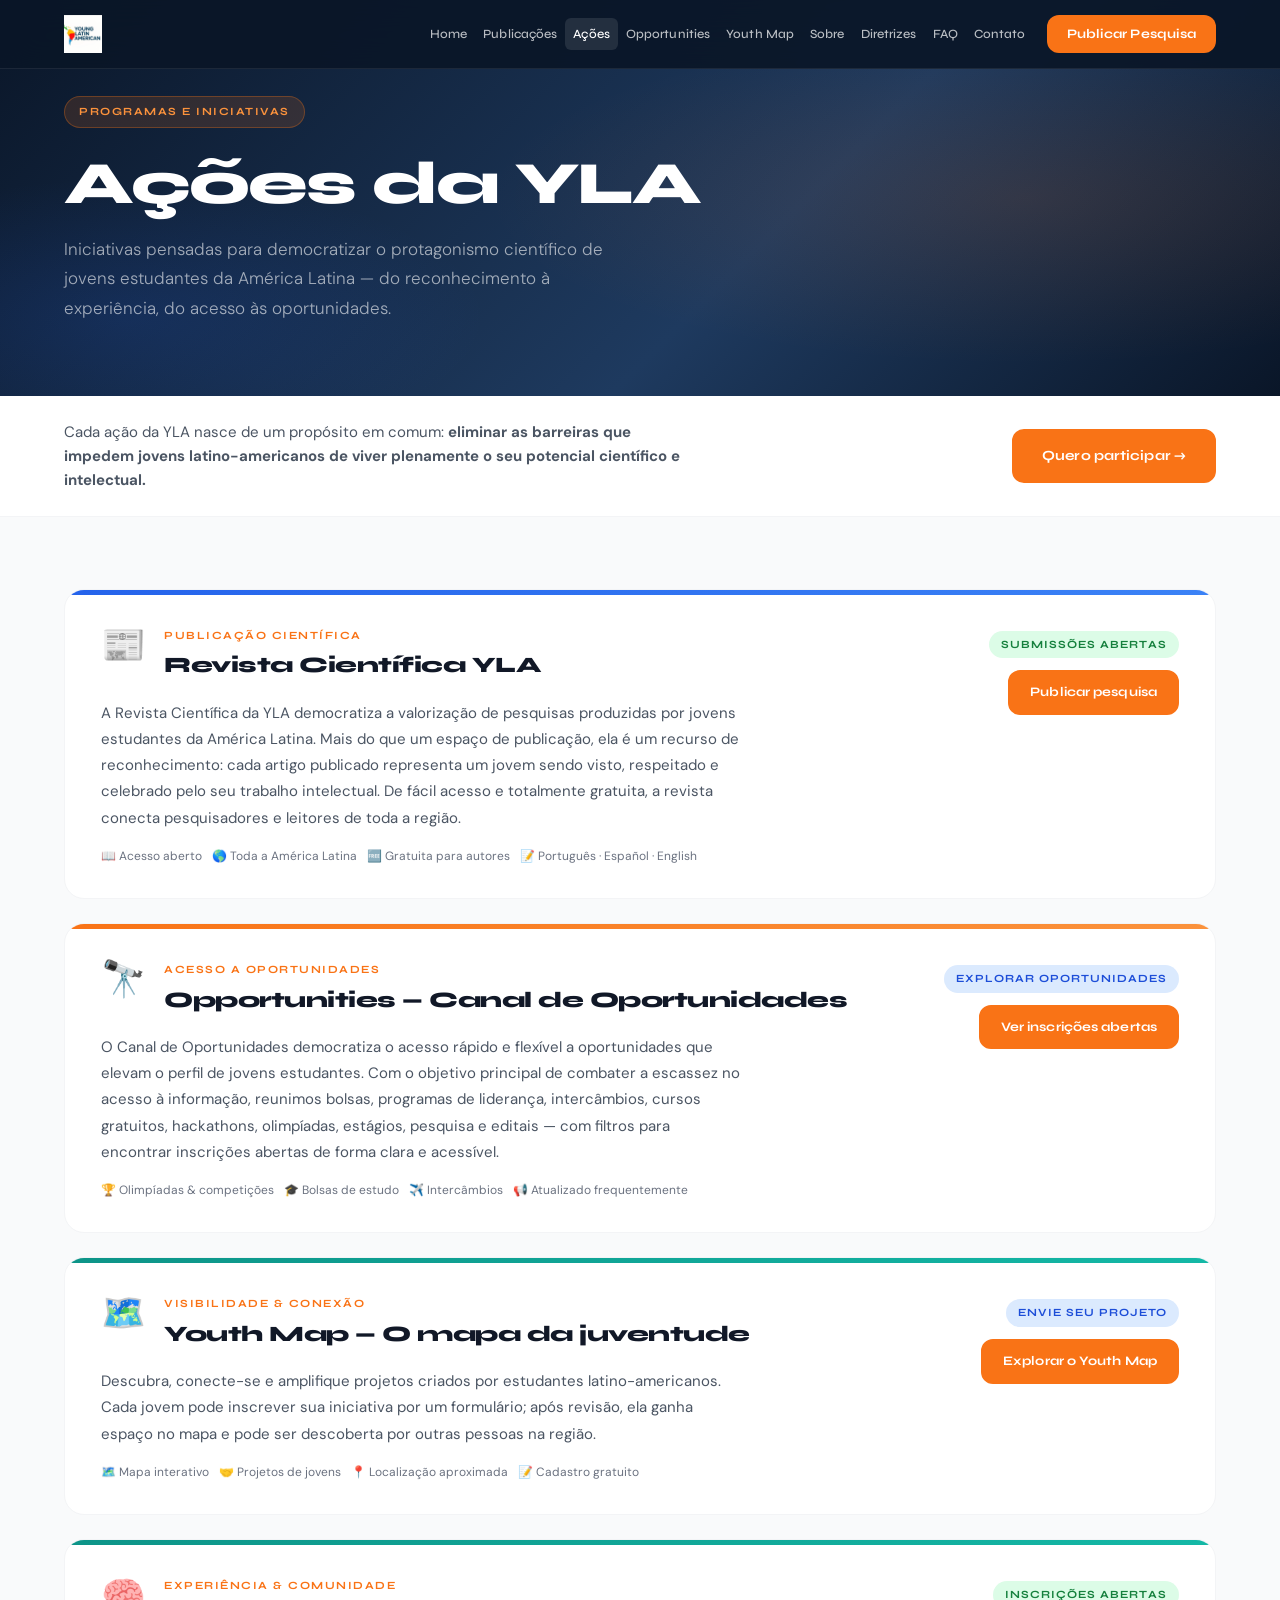
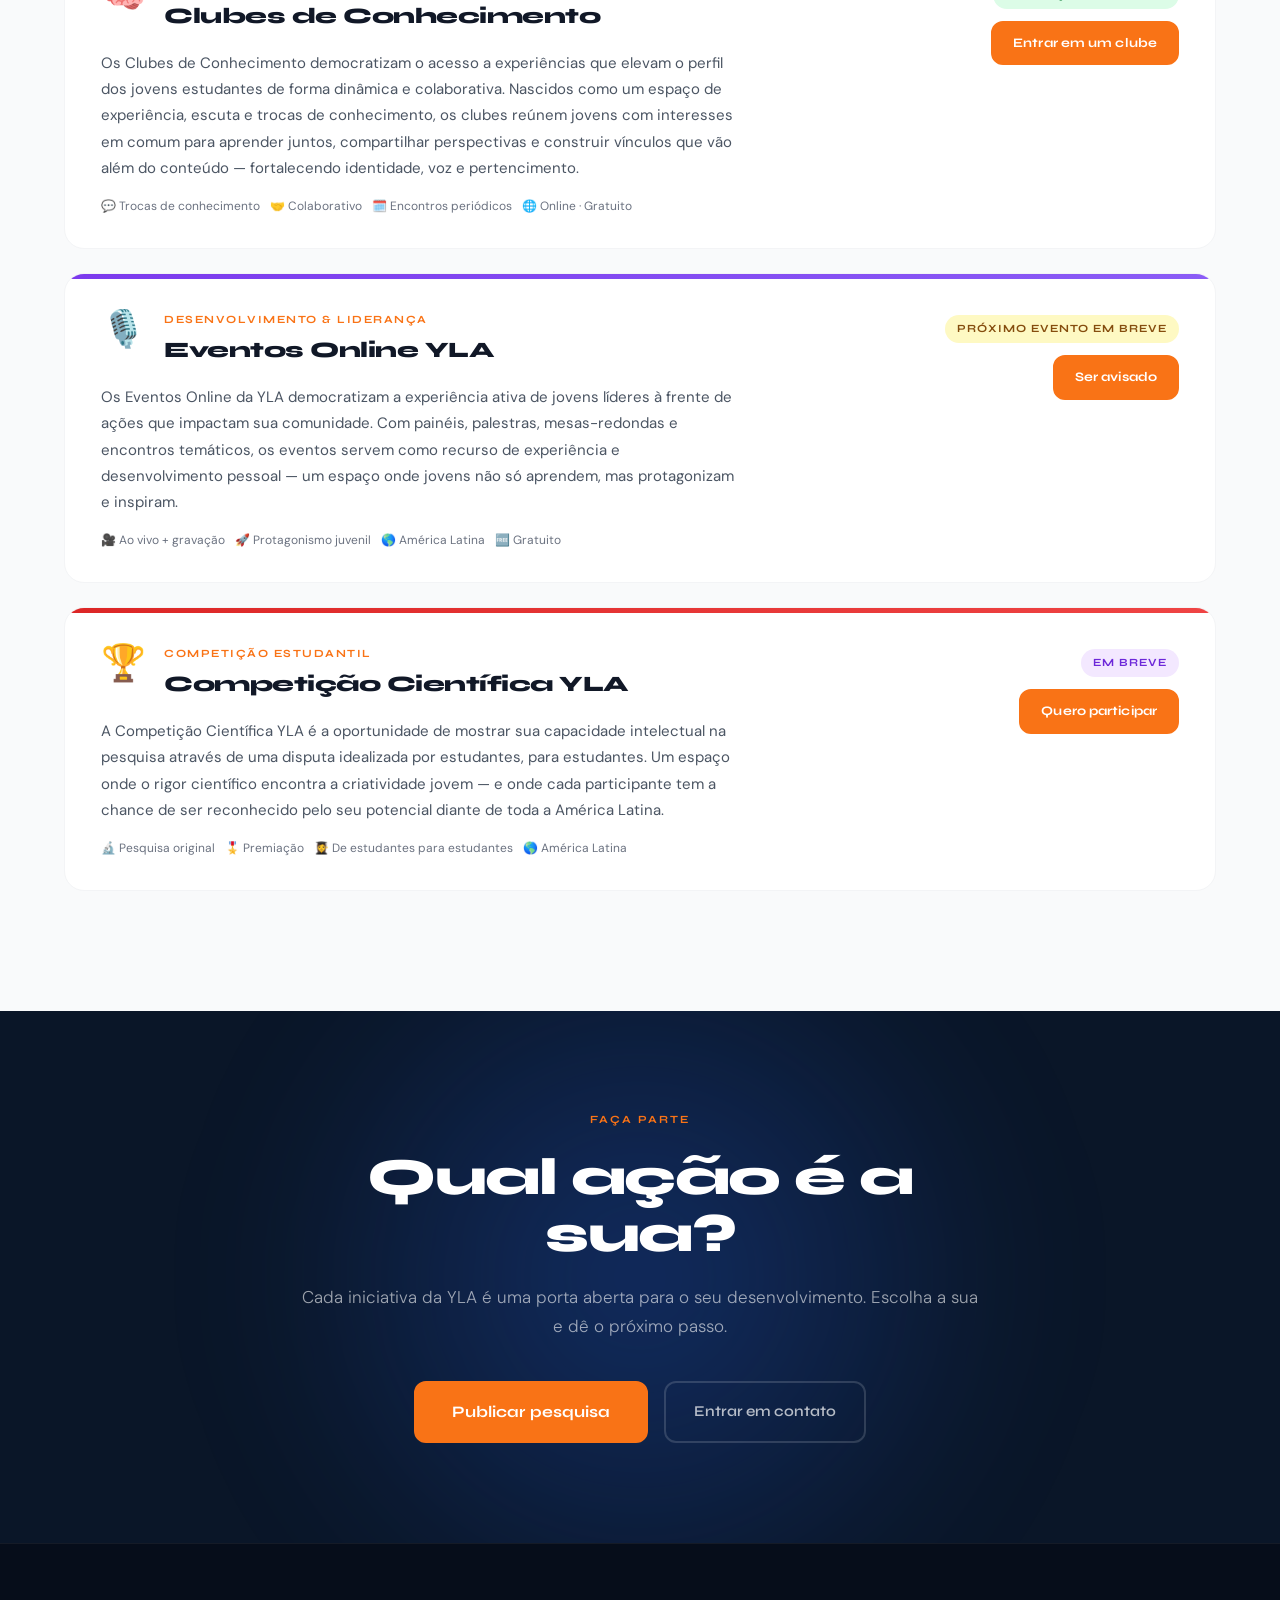
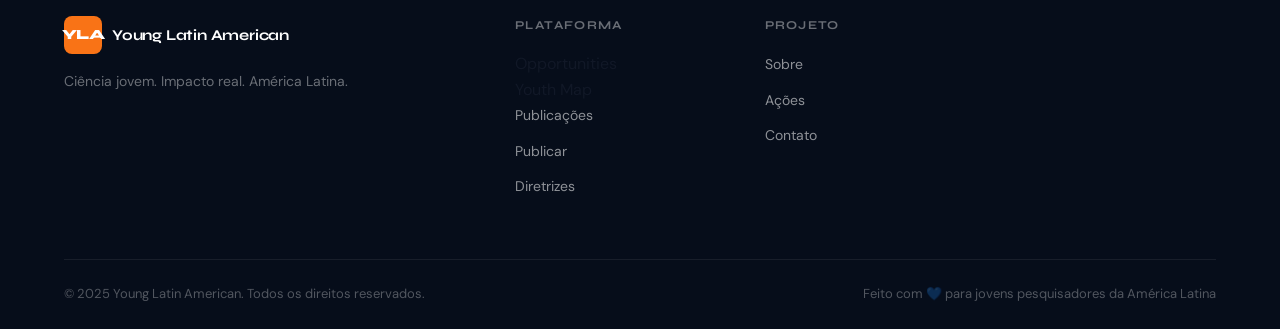
<file: acoes.html>
<!DOCTYPE html>
<html lang="pt-BR">
<head>
  <meta charset="UTF-8">
  <meta name="viewport" content="width=device-width, initial-scale=1.0">
  <title>Ações YLA — Young Latin American</title>
  <link rel="preconnect" href="https://fonts.googleapis.com">
  <link rel="preconnect" href="https://fonts.gstatic.com" crossorigin>
  <link href="https://fonts.googleapis.com/css2?family=Syne:wght@400;500;600;700;800&family=DM+Sans:ital,opsz,wght@0,9..40,300;0,9..40,400;0,9..40,500;0,9..40,600;1,9..40,400&family=DM+Serif+Display:ital@0;1&display=swap" rel="stylesheet">
  <link rel="stylesheet" href="styles.css">
  <style>
    /* Logo oficial no navbar */
    .logo-official {
      display: flex;
      align-items: center;
      gap: 10px;
      text-decoration: none;
    }
    .logo-official img {
      height: 38px;
      width: auto;
      display: block;
    }

    /* Hero das ações */
    .acoes-hero-section {
      background: linear-gradient(135deg, #0a1628 0%, #1e3a5f 60%, #0a1628 100%);
      padding: 96px 0 72px;
      position: relative;
      overflow: hidden;
    }
    .acoes-hero-section::before {
      content: '';
      position: absolute;
      inset: 0;
      background: radial-gradient(ellipse 60% 60% at 80% 50%, rgba(249,115,22,.12) 0%, transparent 70%),
                  radial-gradient(ellipse 40% 50% at 10% 80%, rgba(37,99,235,.15) 0%, transparent 70%);
    }
    .acoes-hero-inner {
      position: relative;
      z-index: 1;
      max-width: 700px;
    }
    .acoes-hero-badge {
      display: inline-flex;
      align-items: center;
      gap: 8px;
      background: rgba(249,115,22,.15);
      border: 1px solid rgba(249,115,22,.3);
      color: #fb923c;
      font-family: var(--font-display);
      font-size: 11px;
      font-weight: 700;
      text-transform: uppercase;
      letter-spacing: 1.5px;
      padding: 6px 14px;
      border-radius: 100px;
      margin-bottom: 24px;
    }
    .acoes-hero-section h1 {
      font-family: var(--font-display);
      font-size: clamp(36px, 5.5vw, 60px);
      font-weight: 800;
      color: white;
      letter-spacing: -2px;
      line-height: 1.05;
      margin-bottom: 20px;
    }
    .acoes-hero-section p {
      font-size: 17px;
      color: rgba(255,255,255,.6);
      max-width: 560px;
      line-height: 1.75;
      font-weight: 300;
    }

    /* Grid de ações */
    .acoes-list {
      padding: 72px 0 96px;
      background: var(--gray-50, #f9fafb);
    }

    .acao-full-card {
      background: white;
      border: 1px solid var(--gray-100, #f3f4f6);
      border-radius: 20px;
      overflow: hidden;
      margin-bottom: 24px;
      display: flex;
      flex-direction: column;
      transition: box-shadow .2s, transform .2s;
    }
    .acao-full-card:hover {
      box-shadow: 0 12px 40px rgba(0,0,0,.09);
      transform: translateY(-2px);
    }

    .acao-accent {
      height: 5px;
      background: linear-gradient(90deg, #2563eb, #3b82f6);
      flex-shrink: 0;
    }
    .acao-accent.orange  { background: linear-gradient(90deg, #f97316, #fb923c); }
    .acao-accent.teal    { background: linear-gradient(90deg, #0d9488, #14b8a6); }
    .acao-accent.purple  { background: linear-gradient(90deg, #7c3aed, #8b5cf6); }
    .acao-accent.red     { background: linear-gradient(90deg, #dc2626, #ef4444); }

    .acao-full-body {
      padding: 32px 36px;
      display: flex;
      gap: 32px;
      align-items: flex-start;
      justify-content: space-between;
      flex-wrap: wrap;
    }

    .acao-full-icon-title {
      display: flex;
      align-items: flex-start;
      gap: 18px;
      margin-bottom: 16px;
    }

    .acao-full-icon {
      font-size: 36px;
      line-height: 1;
      flex-shrink: 0;
    }

    .acao-full-category {
      font-family: var(--font-display, 'Syne', sans-serif);
      font-size: 11px;
      font-weight: 700;
      text-transform: uppercase;
      letter-spacing: 1.5px;
      color: var(--orange-500, #f97316);
      margin-bottom: 4px;
    }

    .acao-full-title {
      font-family: var(--font-display, 'Syne', sans-serif);
      font-size: 22px;
      font-weight: 800;
      color: var(--gray-900, #111827);
      letter-spacing: -0.5px;
      margin: 0;
    }

    .acao-full-desc {
      font-size: 15px;
      color: var(--gray-600, #4b5563);
      line-height: 1.75;
      margin: 0 0 0 0;
      max-width: 640px;
    }

    .acao-full-meta {
      display: flex;
      flex-direction: column;
      align-items: flex-end;
      gap: 12px;
      flex-shrink: 0;
      padding-top: 4px;
    }

    .acao-status {
      font-family: var(--font-display, 'Syne', sans-serif);
      font-size: 11px;
      font-weight: 700;
      text-transform: uppercase;
      letter-spacing: 1px;
      padding: 5px 12px;
      border-radius: 100px;
    }
    .status-open    { background: #dcfce7; color: #15803d; }
    .status-soon    { background: #fef9c3; color: #854d0e; }
    .status-ongoing { background: #dbeafe; color: #1d4ed8; }
    .status-coming  { background: #f3e8ff; color: #6d28d9; }

    .acao-tags {
      display: flex;
      gap: 10px;
      margin-top: 16px;
      flex-wrap: wrap;
    }
    .acao-tag-pill {
      font-size: 12px;
      color: var(--gray-500, #6b7280);
      display: flex;
      align-items: center;
      gap: 5px;
    }

    /* Missão strip no topo das ações */
    .acoes-mission-strip {
      background: white;
      border-bottom: 1px solid var(--gray-100, #f3f4f6);
      padding: 24px 0;
    }
    .acoes-mission-inner {
      display: flex;
      align-items: center;
      justify-content: space-between;
      gap: 24px;
      flex-wrap: wrap;
    }
    .acoes-mission-text {
      font-size: 15px;
      color: var(--gray-600, #4b5563);
      line-height: 1.6;
      max-width: 620px;
    }

    @media (max-width: 680px) {
      .acao-full-body { padding: 24px 20px; flex-direction: column; }
      .acao-full-meta { align-items: flex-start; }
      .acao-full-title { font-size: 18px; }
    }
  </style>
</head>
<body>

<header class="navbar" id="navbar">
  <div class="nav-container">
    <!-- Logo oficial do projeto -->
    <a href="index.html" class="logo-official">
      <img src="1776787439348_image.png" alt="Young Latin American" />
    </a>
    <nav class="nav-links" id="navLinks">
      <a href="index.html" class="nav-link">Home</a>
      <a href="publicacoes.html" class="nav-link">Publicações</a>
      <a href="acoes.html" class="nav-link active">Ações</a>
      <a href="opportunities.html" class="nav-link">Opportunities</a>
      <a href="youth-map.html" class="nav-link">Youth Map</a>
      <a href="sobre.html" class="nav-link">Sobre</a>
      <a href="diretrizes.html" class="nav-link">Diretrizes</a>
      <a href="faq.html" class="nav-link">FAQ</a>
      <a href="contato.html" class="nav-link">Contato</a>
    </nav>
    <a href="enviar.html" class="btn-submit">Publicar Pesquisa</a>
    <button class="hamburger" id="hamburger"><span></span><span></span><span></span></button>
  </div>
</header>

<!-- HERO -->
<section class="acoes-hero-section">
  <div class="container">
    <div class="acoes-hero-inner">
      <div class="acoes-hero-badge">Programas e iniciativas</div>
      <h1>Ações da YLA</h1>
      <p>Iniciativas pensadas para democratizar o protagonismo científico de jovens estudantes da América Latina — do reconhecimento à experiência, do acesso às oportunidades.</p>
    </div>
  </div>
</section>

<!-- STRIP MISSÃO -->
<div class="acoes-mission-strip">
  <div class="container">
    <div class="acoes-mission-inner">
      <p class="acoes-mission-text">Cada ação da YLA nasce de um propósito em comum: <strong>eliminar as barreiras que impedem jovens latino-americanos de viver plenamente o seu potencial científico e intelectual.</strong></p>
      <a href="contato.html" class="btn-primary" style="white-space:nowrap;font-size:14px;">Quero participar →</a>
    </div>
  </div>
</div>

<!-- LISTA DE AÇÕES -->
<section class="acoes-list">
  <div class="container">

    <!-- 1. Revista Científica -->
    <div class="acao-full-card">
      <div class="acao-accent"></div>
      <div class="acao-full-body">
        <div style="flex:1;min-width:260px;">
          <div class="acao-full-icon-title">
            <div class="acao-full-icon">📰</div>
            <div>
              <div class="acao-full-category">Publicação científica</div>
              <h3 class="acao-full-title">Revista Científica YLA</h3>
            </div>
          </div>
          <p class="acao-full-desc">A Revista Científica da YLA democratiza a valorização de pesquisas produzidas por jovens estudantes da América Latina. Mais do que um espaço de publicação, ela é um recurso de reconhecimento: cada artigo publicado representa um jovem sendo visto, respeitado e celebrado pelo seu trabalho intelectual. De fácil acesso e totalmente gratuita, a revista conecta pesquisadores e leitores de toda a região.</p>
          <div class="acao-tags">
            <span class="acao-tag-pill">📖 Acesso aberto</span>
            <span class="acao-tag-pill">🌎 Toda a América Latina</span>
            <span class="acao-tag-pill">🆓 Gratuita para autores</span>
            <span class="acao-tag-pill">📝 Português · Español · English</span>
          </div>
        </div>
        <div class="acao-full-meta">
          <span class="acao-status status-open">Submissões abertas</span>
          <a href="enviar.html" class="btn-primary" style="font-size:13px;padding:10px 20px;white-space:nowrap;">Publicar pesquisa</a>
        </div>
      </div>
    </div>

    <!-- 2. Canal de Oportunidades -->
    <div class="acao-full-card">
      <div class="acao-accent orange"></div>
      <div class="acao-full-body">
        <div style="flex:1;min-width:260px;">
          <div class="acao-full-icon-title">
            <div class="acao-full-icon">🔭</div>
            <div>
              <div class="acao-full-category">Acesso a oportunidades</div>
              <h3 class="acao-full-title">Opportunities — Canal de Oportunidades</h3>
            </div>
          </div>
          <p class="acao-full-desc">O Canal de Oportunidades democratiza o acesso rápido e flexível a oportunidades que elevam o perfil de jovens estudantes. Com o objetivo principal de combater a escassez no acesso à informação, reunimos bolsas, programas de liderança, intercâmbios, cursos gratuitos, hackathons, olimpíadas, estágios, pesquisa e editais — com filtros para encontrar inscrições abertas de forma clara e acessível.</p>
          <div class="acao-tags">
            <span class="acao-tag-pill">🏆 Olimpíadas & competições</span>
            <span class="acao-tag-pill">🎓 Bolsas de estudo</span>
            <span class="acao-tag-pill">✈️ Intercâmbios</span>
            <span class="acao-tag-pill">📢 Atualizado frequentemente</span>
          </div>
        </div>
        <div class="acao-full-meta">
          <span class="acao-status status-ongoing">Explorar oportunidades</span>
          <a href="opportunities.html" class="btn-primary" style="font-size:13px;padding:10px 20px;white-space:nowrap;">Ver inscrições abertas</a>
        </div>
      </div>
    </div>

    <!-- Youth Map -->
    <div class="acao-full-card">
      <div class="acao-accent teal"></div>
      <div class="acao-full-body">
        <div style="flex:1;min-width:260px;">
          <div class="acao-full-icon-title"><div class="acao-full-icon">🗺️</div><div>
            <div class="acao-full-category">Visibilidade &amp; conexão</div>
            <h3 class="acao-full-title">Youth Map — O mapa da juventude</h3>
          </div></div>
          <p class="acao-full-desc">Descubra, conecte-se e amplifique projetos criados por estudantes latino-americanos. Cada jovem pode inscrever sua iniciativa por um formulário; após revisão, ela ganha espaço no mapa e pode ser descoberta por outras pessoas na região.</p>
          <div class="acao-tags"><span class="acao-tag-pill">🗺️ Mapa interativo</span><span class="acao-tag-pill">🤝 Projetos de jovens</span><span class="acao-tag-pill">📍 Localização aproximada</span><span class="acao-tag-pill">📝 Cadastro gratuito</span></div>
        </div>
        <div class="acao-full-meta"><span class="acao-status status-ongoing">Envie seu projeto</span><a href="youth-map.html" class="btn-primary" style="font-size:13px;padding:10px 20px;white-space:nowrap;">Explorar o Youth Map</a></div>
      </div>
    </div>

    <!-- 3. Clubes de Conhecimento -->
    <div class="acao-full-card">
      <div class="acao-accent teal"></div>
      <div class="acao-full-body">
        <div style="flex:1;min-width:260px;">
          <div class="acao-full-icon-title">
            <div class="acao-full-icon">🧠</div>
            <div>
              <div class="acao-full-category">Experiência & comunidade</div>
              <h3 class="acao-full-title">Clubes de Conhecimento</h3>
            </div>
          </div>
          <p class="acao-full-desc">Os Clubes de Conhecimento democratizam o acesso a experiências que elevam o perfil dos jovens estudantes de forma dinâmica e colaborativa. Nascidos como um espaço de experiência, escuta e trocas de conhecimento, os clubes reúnem jovens com interesses em comum para aprender juntos, compartilhar perspectivas e construir vínculos que vão além do conteúdo — fortalecendo identidade, voz e pertencimento.</p>
          <div class="acao-tags">
            <span class="acao-tag-pill">💬 Trocas de conhecimento</span>
            <span class="acao-tag-pill">🤝 Colaborativo</span>
            <span class="acao-tag-pill">🗓️ Encontros periódicos</span>
            <span class="acao-tag-pill">🌐 Online · Gratuito</span>
          </div>
        </div>
        <div class="acao-full-meta">
          <span class="acao-status status-open">Inscrições abertas</span>
          <a href="contato.html" class="btn-primary" style="font-size:13px;padding:10px 20px;white-space:nowrap;">Entrar em um clube</a>
        </div>
      </div>
    </div>

    <!-- 4. Eventos Online -->
    <div class="acao-full-card">
      <div class="acao-accent purple"></div>
      <div class="acao-full-body">
        <div style="flex:1;min-width:260px;">
          <div class="acao-full-icon-title">
            <div class="acao-full-icon">🎙️</div>
            <div>
              <div class="acao-full-category">Desenvolvimento & liderança</div>
              <h3 class="acao-full-title">Eventos Online YLA</h3>
            </div>
          </div>
          <p class="acao-full-desc">Os Eventos Online da YLA democratizam a experiência ativa de jovens líderes à frente de ações que impactam sua comunidade. Com painéis, palestras, mesas-redondas e encontros temáticos, os eventos servem como recurso de experiência e desenvolvimento pessoal — um espaço onde jovens não só aprendem, mas protagonizam e inspiram.</p>
          <div class="acao-tags">
            <span class="acao-tag-pill">🎥 Ao vivo + gravação</span>
            <span class="acao-tag-pill">🚀 Protagonismo juvenil</span>
            <span class="acao-tag-pill">🌎 América Latina</span>
            <span class="acao-tag-pill">🆓 Gratuito</span>
          </div>
        </div>
        <div class="acao-full-meta">
          <span class="acao-status status-soon">Próximo evento em breve</span>
          <a href="contato.html" class="btn-primary" style="font-size:13px;padding:10px 20px;white-space:nowrap;">Ser avisado</a>
        </div>
      </div>
    </div>

    <!-- 5. Competição Científica -->
    <div class="acao-full-card">
      <div class="acao-accent red"></div>
      <div class="acao-full-body">
        <div style="flex:1;min-width:260px;">
          <div class="acao-full-icon-title">
            <div class="acao-full-icon">🏆</div>
            <div>
              <div class="acao-full-category">Competição estudantil</div>
              <h3 class="acao-full-title">Competição Científica YLA</h3>
            </div>
          </div>
          <p class="acao-full-desc">A Competição Científica YLA é a oportunidade de mostrar sua capacidade intelectual na pesquisa através de uma disputa idealizada por estudantes, para estudantes. Um espaço onde o rigor científico encontra a criatividade jovem — e onde cada participante tem a chance de ser reconhecido pelo seu potencial diante de toda a América Latina.</p>
          <div class="acao-tags">
            <span class="acao-tag-pill">🔬 Pesquisa original</span>
            <span class="acao-tag-pill">🎖️ Premiação</span>
            <span class="acao-tag-pill">👩‍🎓 De estudantes para estudantes</span>
            <span class="acao-tag-pill">🌎 América Latina</span>
          </div>
        </div>
        <div class="acao-full-meta">
          <span class="acao-status status-coming">Em breve</span>
          <a href="contato.html" class="btn-primary" style="font-size:13px;padding:10px 20px;white-space:nowrap;">Quero participar</a>
        </div>
      </div>
    </div>

  </div>
</section>

<!-- CTA -->
<section class="cta-section">
  <div class="cta-bg"><div class="cta-orb"></div></div>
  <div class="container">
    <div class="cta-inner">
      <div class="cta-label">Faça parte</div>
      <h2 class="cta-title">Qual ação é a sua?</h2>
      <p class="cta-text">Cada iniciativa da YLA é uma porta aberta para o seu desenvolvimento. Escolha a sua e dê o próximo passo.</p>
      <div class="cta-actions">
        <a href="enviar.html" class="btn-primary btn-large">Publicar pesquisa</a>
        <a href="contato.html" class="btn-ghost">Entrar em contato</a>
      </div>
    </div>
  </div>
</section>

<footer class="footer">
  <div class="container">
    <div class="footer-grid">
      <div class="footer-brand">
        <div class="footer-logo"><span class="logo-mark">YLA</span><span class="logo-text">Young Latin American</span></div>
        <p class="footer-tagline">Ciência jovem. Impacto real. América Latina.</p>
      </div>
      <div class="footer-col"><h4 class="footer-col-title">Plataforma</h4>
        <ul class="yla-footer-extra"><li><a href="opportunities.html">Opportunities</a></li><li><a href="youth-map.html">Youth Map</a></li></ul><ul class="footer-links"><li><a href="publicacoes.html">Publicações</a></li><li><a href="enviar.html">Publicar</a></li><li><a href="diretrizes.html">Diretrizes</a></li></ul></div>
      <div class="footer-col"><h4 class="footer-col-title">Projeto</h4><ul class="footer-links"><li><a href="sobre.html">Sobre</a></li><li><a href="acoes.html">Ações</a></li><li><a href="contato.html">Contato</a></li></ul></div>
      <div class="footer-col"></div>
    </div>
    <div class="footer-bottom"><p>© 2025 Young Latin American. Todos os direitos reservados.</p><p>Feito com 💙 para jovens pesquisadores da América Latina</p></div>
  </div>
</footer>

<script src="main.js"></script>
</body>
</html>
</file>
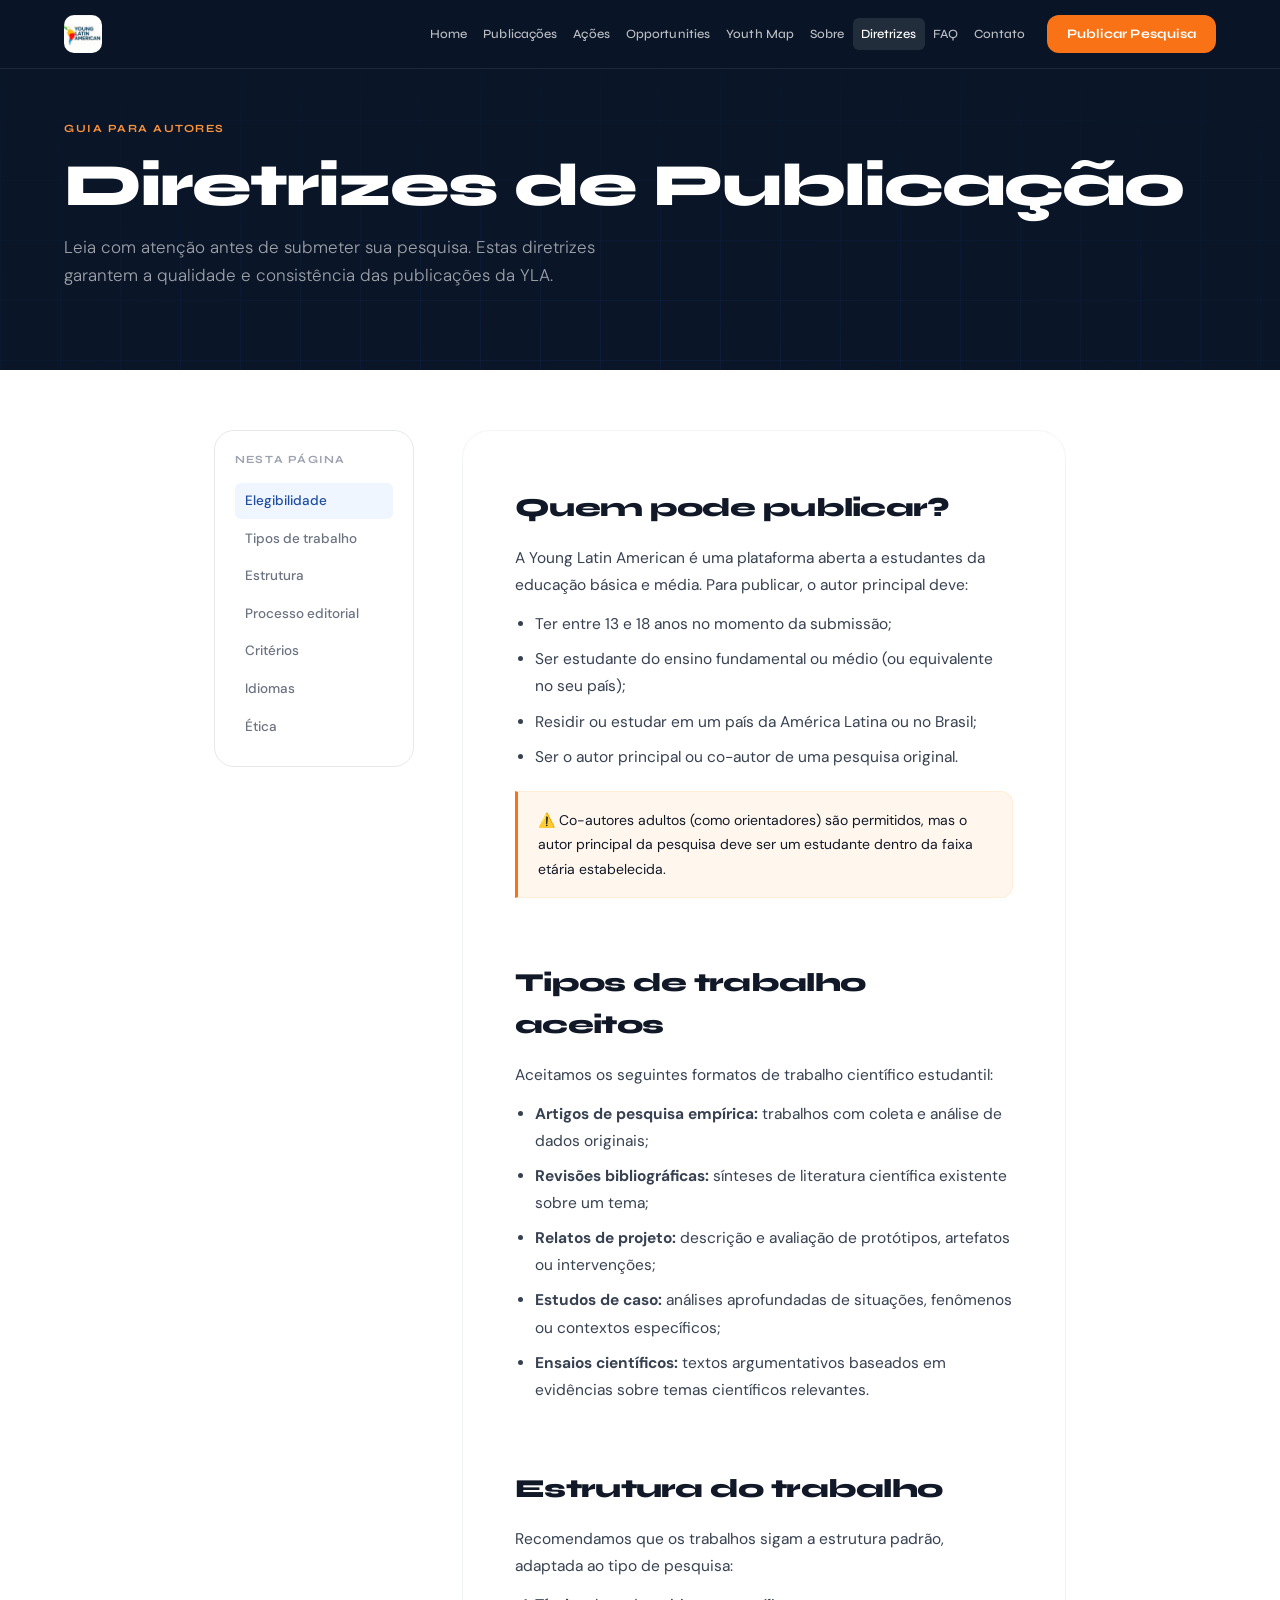
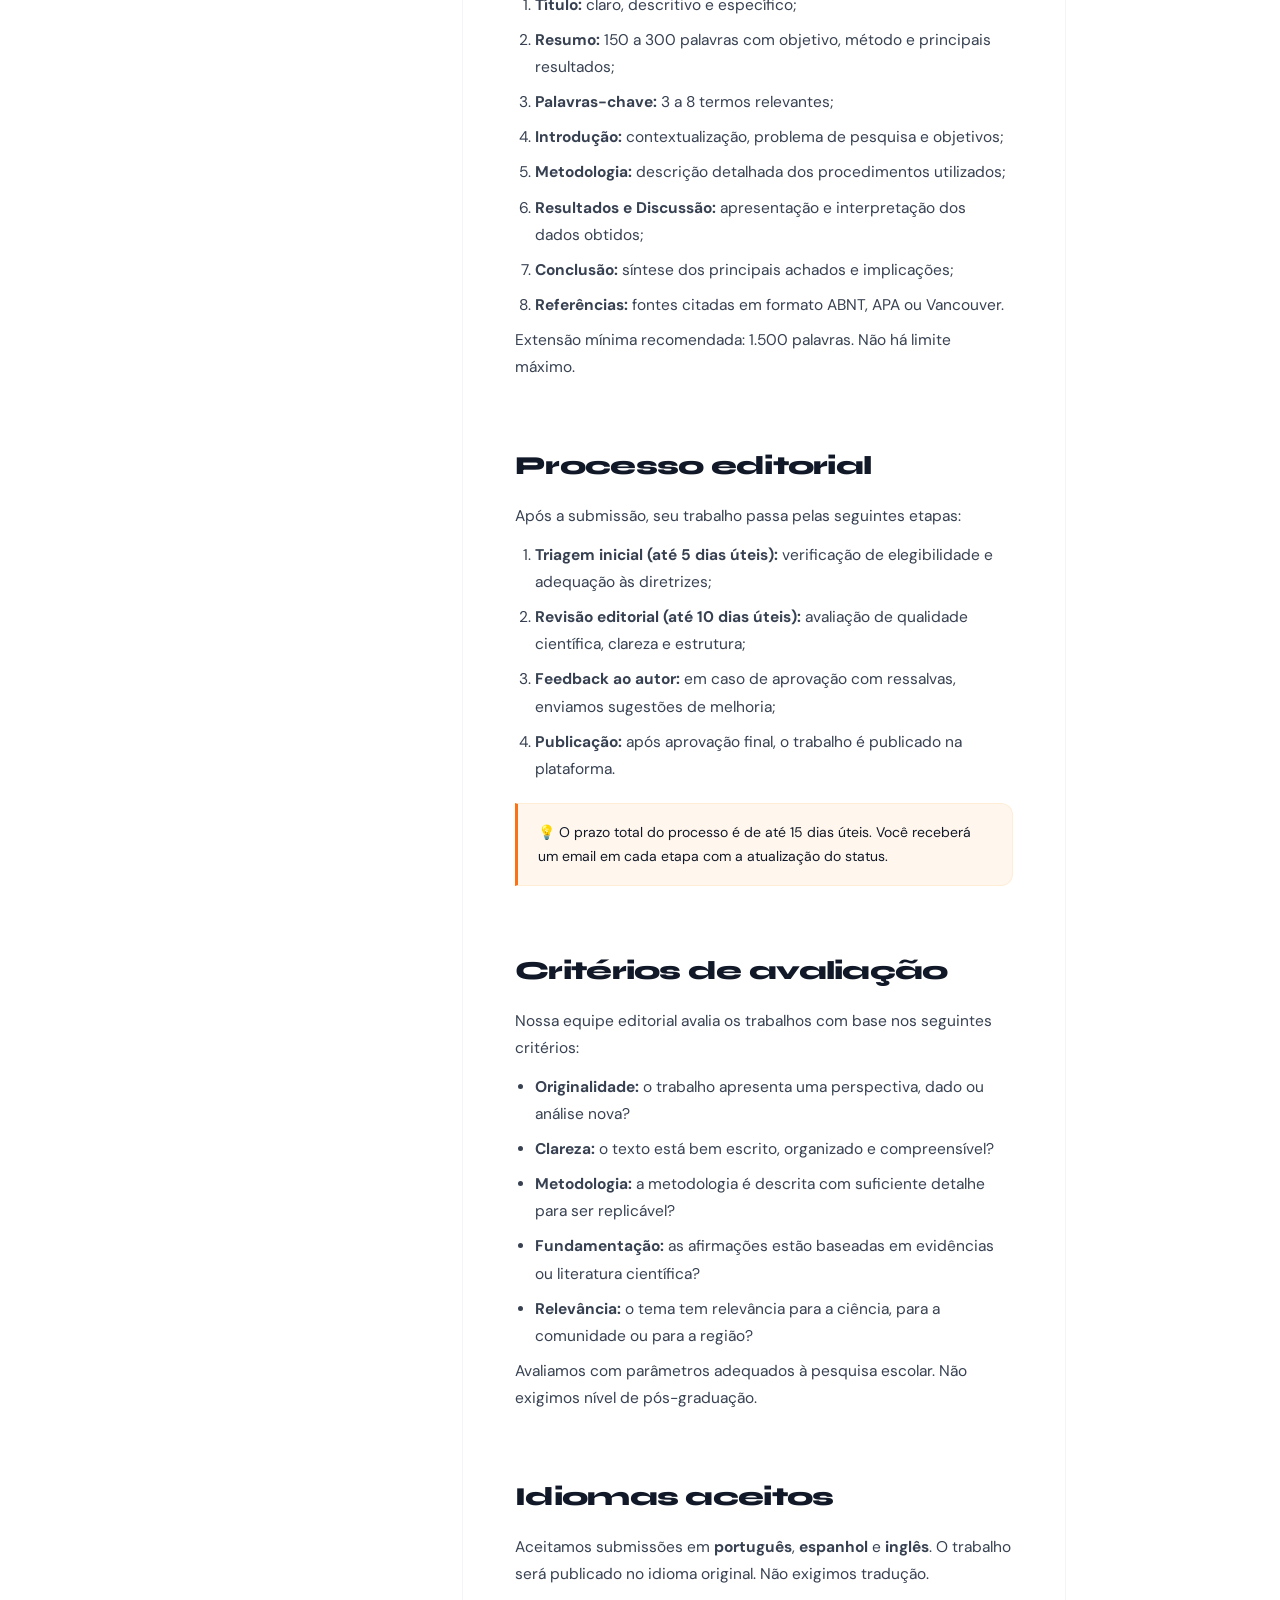
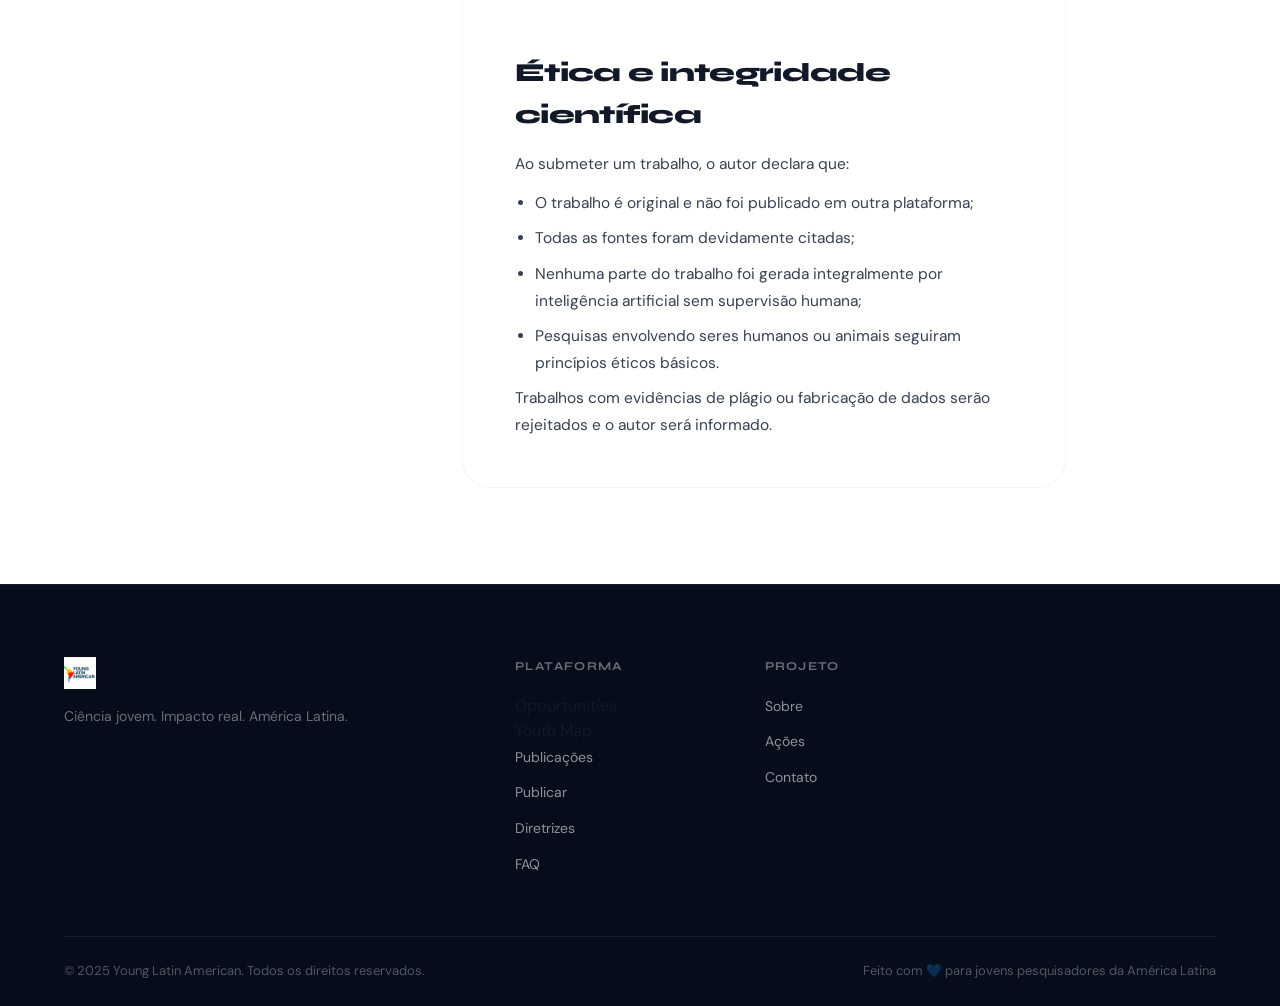
<file: diretrizes.html>
<!DOCTYPE html>
<html lang="pt-BR">
<head>
  <meta charset="UTF-8">
  <meta name="viewport" content="width=device-width, initial-scale=1.0">
  <title>Diretrizes de Publicação — Young Latin American</title>
  <link rel="preconnect" href="https://fonts.googleapis.com">
  <link rel="preconnect" href="https://fonts.gstatic.com" crossorigin>
  <link href="https://fonts.googleapis.com/css2?family=Syne:wght@400;500;600;700;800&family=DM+Sans:ital,opsz,wght@0,9..40,300;0,9..40,400;0,9..40,500;0,9..40,600;1,9..40,400&family=DM+Serif+Display:ital@0;1&display=swap" rel="stylesheet">
  <link rel="stylesheet" href="styles.css">
</head>
<body>

<header class="navbar" id="navbar">
  <div class="nav-container">
    <a href="index.html" class="logo-official"><img src="1776787439348_image.png" alt="Young Latin American" style="height:38px;width:auto;display:block;border-radius:10px;"></a>
    <nav class="nav-links" id="navLinks">
      <a href="index.html" class="nav-link">Home</a>
      <a href="publicacoes.html" class="nav-link">Publicações</a>
      <a href="acoes.html" class="nav-link">Ações</a>
      <a href="opportunities.html" class="nav-link">Opportunities</a>
      <a href="youth-map.html" class="nav-link">Youth Map</a>
      <a href="sobre.html" class="nav-link">Sobre</a>
      <a href="diretrizes.html" class="nav-link active">Diretrizes</a>
      <a href="faq.html" class="nav-link">FAQ</a>
      <a href="contato.html" class="nav-link">Contato</a>
    </nav>
    <a href="enviar.html" class="btn-submit">Publicar Pesquisa</a>
    <button class="hamburger" id="hamburger"><span></span><span></span><span></span></button>
  </div>
</header>

<section class="page-header">
  <div class="container">
    <div class="page-header-content">
      <div class="page-header-badge">Guia para autores</div>
      <h1>Diretrizes de Publicação</h1>
      <p>Leia com atenção antes de submeter sua pesquisa. Estas diretrizes garantem a qualidade e consistência das publicações da YLA.</p>
    </div>
  </div>
</section>

<div class="diretrizes-layout">
  <nav class="diretrizes-nav">
    <div class="dir-nav-title">Nesta página</div>
    <a href="#elegibilidade" class="dir-nav-link active">Elegibilidade</a>
    <a href="#tipos" class="dir-nav-link">Tipos de trabalho</a>
    <a href="#estrutura" class="dir-nav-link">Estrutura</a>
    <a href="#processo" class="dir-nav-link">Processo editorial</a>
    <a href="#criterios" class="dir-nav-link">Critérios</a>
    <a href="#idioma" class="dir-nav-link">Idiomas</a>
    <a href="#etica" class="dir-nav-link">Ética</a>
  </nav>

  <div class="diretrizes-content">

    <div class="dir-section" id="elegibilidade">
      <h2>Quem pode publicar?</h2>
      <p>A Young Latin American é uma plataforma aberta a estudantes da educação básica e média. Para publicar, o autor principal deve:</p>
      <ul>
        <li>Ter entre 13 e 18 anos no momento da submissão;</li>
        <li>Ser estudante do ensino fundamental ou médio (ou equivalente no seu país);</li>
        <li>Residir ou estudar em um país da América Latina ou no Brasil;</li>
        <li>Ser o autor principal ou co-autor de uma pesquisa original.</li>
      </ul>
      <div class="dir-callout">
        <p>⚠️ Co-autores adultos (como orientadores) são permitidos, mas o autor principal da pesquisa deve ser um estudante dentro da faixa etária estabelecida.</p>
      </div>
    </div>

    <div class="dir-section" id="tipos">
      <h2>Tipos de trabalho aceitos</h2>
      <p>Aceitamos os seguintes formatos de trabalho científico estudantil:</p>
      <ul>
        <li><strong>Artigos de pesquisa empírica:</strong> trabalhos com coleta e análise de dados originais;</li>
        <li><strong>Revisões bibliográficas:</strong> sínteses de literatura científica existente sobre um tema;</li>
        <li><strong>Relatos de projeto:</strong> descrição e avaliação de protótipos, artefatos ou intervenções;</li>
        <li><strong>Estudos de caso:</strong> análises aprofundadas de situações, fenômenos ou contextos específicos;</li>
        <li><strong>Ensaios científicos:</strong> textos argumentativos baseados em evidências sobre temas científicos relevantes.</li>
      </ul>
    </div>

    <div class="dir-section" id="estrutura">
      <h2>Estrutura do trabalho</h2>
      <p>Recomendamos que os trabalhos sigam a estrutura padrão, adaptada ao tipo de pesquisa:</p>
      <ol>
        <li><strong>Título:</strong> claro, descritivo e específico;</li>
        <li><strong>Resumo:</strong> 150 a 300 palavras com objetivo, método e principais resultados;</li>
        <li><strong>Palavras-chave:</strong> 3 a 8 termos relevantes;</li>
        <li><strong>Introdução:</strong> contextualização, problema de pesquisa e objetivos;</li>
        <li><strong>Metodologia:</strong> descrição detalhada dos procedimentos utilizados;</li>
        <li><strong>Resultados e Discussão:</strong> apresentação e interpretação dos dados obtidos;</li>
        <li><strong>Conclusão:</strong> síntese dos principais achados e implicações;</li>
        <li><strong>Referências:</strong> fontes citadas em formato ABNT, APA ou Vancouver.</li>
      </ol>
      <p>Extensão mínima recomendada: 1.500 palavras. Não há limite máximo.</p>
    </div>

    <div class="dir-section" id="processo">
      <h2>Processo editorial</h2>
      <p>Após a submissão, seu trabalho passa pelas seguintes etapas:</p>
      <ol>
        <li><strong>Triagem inicial (até 5 dias úteis):</strong> verificação de elegibilidade e adequação às diretrizes;</li>
        <li><strong>Revisão editorial (até 10 dias úteis):</strong> avaliação de qualidade científica, clareza e estrutura;</li>
        <li><strong>Feedback ao autor:</strong> em caso de aprovação com ressalvas, enviamos sugestões de melhoria;</li>
        <li><strong>Publicação:</strong> após aprovação final, o trabalho é publicado na plataforma.</li>
      </ol>
      <div class="dir-callout">
        <p>💡 O prazo total do processo é de até 15 dias úteis. Você receberá um email em cada etapa com a atualização do status.</p>
      </div>
    </div>

    <div class="dir-section" id="criterios">
      <h2>Critérios de avaliação</h2>
      <p>Nossa equipe editorial avalia os trabalhos com base nos seguintes critérios:</p>
      <ul>
        <li><strong>Originalidade:</strong> o trabalho apresenta uma perspectiva, dado ou análise nova?</li>
        <li><strong>Clareza:</strong> o texto está bem escrito, organizado e compreensível?</li>
        <li><strong>Metodologia:</strong> a metodologia é descrita com suficiente detalhe para ser replicável?</li>
        <li><strong>Fundamentação:</strong> as afirmações estão baseadas em evidências ou literatura científica?</li>
        <li><strong>Relevância:</strong> o tema tem relevância para a ciência, para a comunidade ou para a região?</li>
      </ul>
      <p>Avaliamos com parâmetros adequados à pesquisa escolar. Não exigimos nível de pós-graduação.</p>
    </div>

    <div class="dir-section" id="idioma">
      <h2>Idiomas aceitos</h2>
      <p>Aceitamos submissões em <strong>português</strong>, <strong>espanhol</strong> e <strong>inglês</strong>. O trabalho será publicado no idioma original. Não exigimos tradução.</p>
    </div>

    <div class="dir-section" id="etica">
      <h2>Ética e integridade científica</h2>
      <p>Ao submeter um trabalho, o autor declara que:</p>
      <ul>
        <li>O trabalho é original e não foi publicado em outra plataforma;</li>
        <li>Todas as fontes foram devidamente citadas;</li>
        <li>Nenhuma parte do trabalho foi gerada integralmente por inteligência artificial sem supervisão humana;</li>
        <li>Pesquisas envolvendo seres humanos ou animais seguiram princípios éticos básicos.</li>
      </ul>
      <p>Trabalhos com evidências de plágio ou fabricação de dados serão rejeitados e o autor será informado.</p>
    </div>

  </div>
</div>

<footer class="footer">
  <div class="container">
    <div class="footer-grid">
      <div class="footer-brand"><div class="footer-logo"><img src="1776787439348_image.png" alt="Young Latin American" style="height:32px;width:auto;display:block;"></div><p class="footer-tagline">Ciência jovem. Impacto real. América Latina.</p></div>
      <div class="footer-col"><h4 class="footer-col-title">Plataforma</h4>
        <ul class="yla-footer-extra"><li><a href="opportunities.html">Opportunities</a></li><li><a href="youth-map.html">Youth Map</a></li></ul><ul class="footer-links"><li><a href="publicacoes.html">Publicações</a></li><li><a href="enviar.html">Publicar</a></li><li><a href="diretrizes.html">Diretrizes</a></li><li><a href="faq.html">FAQ</a></li></ul></div>
      <div class="footer-col"><h4 class="footer-col-title">Projeto</h4><ul class="footer-links"><li><a href="sobre.html">Sobre</a></li><li><a href="acoes.html">Ações</a></li><li><a href="contato.html">Contato</a></li></ul></div>
      <div class="footer-col"></div>
    </div>
    <div class="footer-bottom"><p>© 2025 Young Latin American. Todos os direitos reservados.</p><p>Feito com 💙 para jovens pesquisadores da América Latina</p></div>
  </div>
</footer>

<script src="main.js"></script>
</body>
</html>
</file>
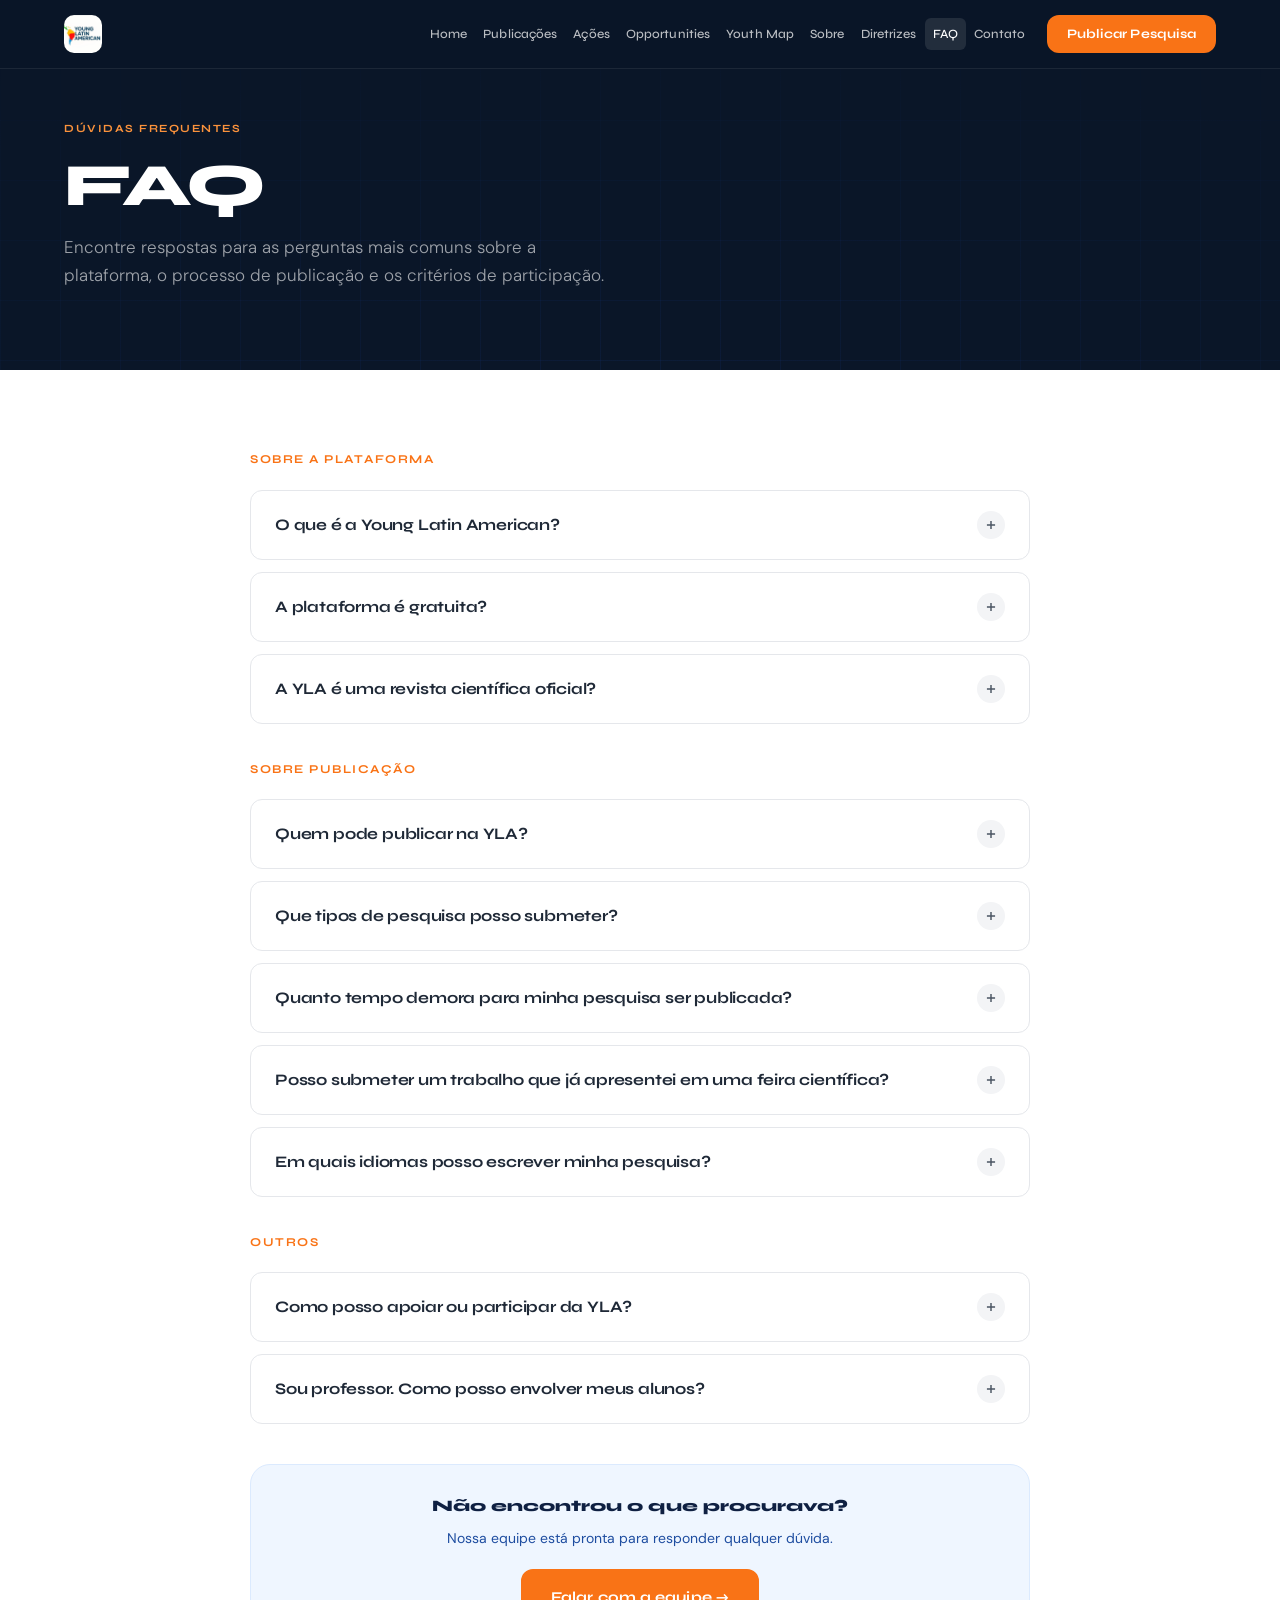
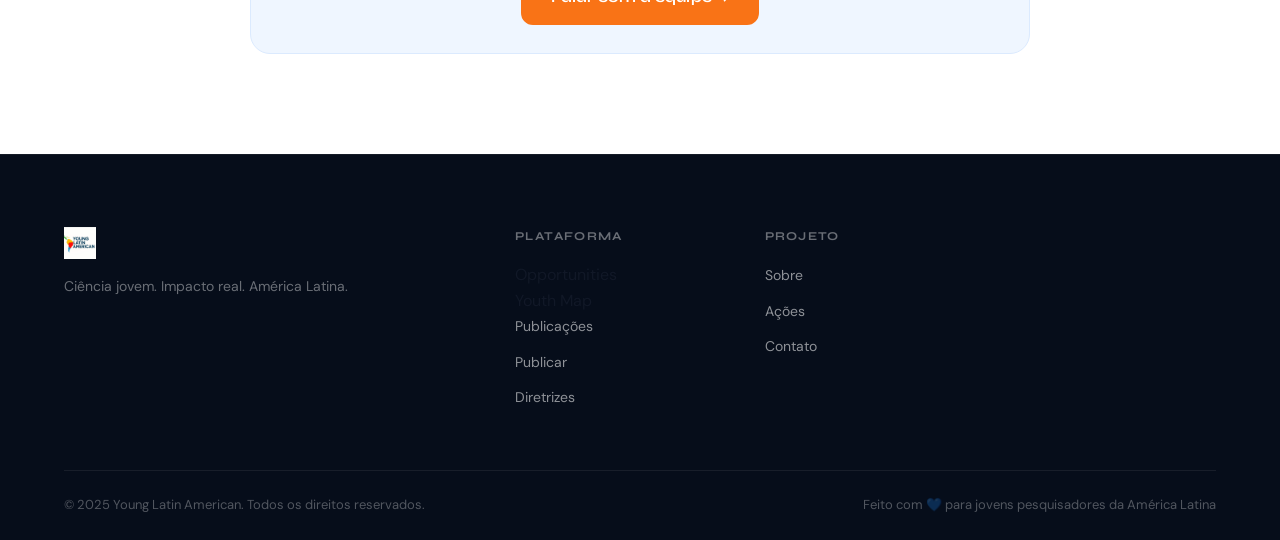
<file: faq.html>
<!DOCTYPE html>
<html lang="pt-BR">
<head>
  <meta charset="UTF-8">
  <meta name="viewport" content="width=device-width, initial-scale=1.0">
  <title>FAQ — Young Latin American</title>
  <link rel="preconnect" href="https://fonts.googleapis.com">
  <link rel="preconnect" href="https://fonts.gstatic.com" crossorigin>
  <link href="https://fonts.googleapis.com/css2?family=Syne:wght@400;500;600;700;800&family=DM+Sans:ital,opsz,wght@0,9..40,300;0,9..40,400;0,9..40,500;0,9..40,600;1,9..40,400&family=DM+Serif+Display:ital@0;1&display=swap" rel="stylesheet">
  <link rel="stylesheet" href="styles.css">
</head>
<body>

<header class="navbar" id="navbar">
  <div class="nav-container">
    <a href="index.html" class="logo-official"><img src="1776787439348_image.png" alt="Young Latin American" style="height:38px;width:auto;display:block;border-radius:10px;"></a>
    <nav class="nav-links" id="navLinks">
      <a href="index.html" class="nav-link">Home</a>
      <a href="publicacoes.html" class="nav-link">Publicações</a>
      <a href="acoes.html" class="nav-link">Ações</a>
      <a href="opportunities.html" class="nav-link">Opportunities</a>
      <a href="youth-map.html" class="nav-link">Youth Map</a>
      <a href="sobre.html" class="nav-link">Sobre</a>
      <a href="diretrizes.html" class="nav-link">Diretrizes</a>
      <a href="faq.html" class="nav-link active">FAQ</a>
      <a href="contato.html" class="nav-link">Contato</a>
    </nav>
    <a href="enviar.html" class="btn-submit">Publicar Pesquisa</a>
    <button class="hamburger" id="hamburger"><span></span><span></span><span></span></button>
  </div>
</header>

<section class="page-header">
  <div class="container">
    <div class="page-header-content">
      <div class="page-header-badge">Dúvidas frequentes</div>
      <h1>FAQ</h1>
      <p>Encontre respostas para as perguntas mais comuns sobre a plataforma, o processo de publicação e os critérios de participação.</p>
    </div>
  </div>
</section>

<section class="faq-section">
  <div class="container">
    <div class="faq-layout">

      <div style="font-family:var(--font-display);font-size:12px;font-weight:700;color:var(--orange-500);text-transform:uppercase;letter-spacing:1.5px;margin-bottom:20px;">Sobre a plataforma</div>

      <div class="faq-item">
        <div class="faq-question">
          <span class="faq-q-text">O que é a Young Latin American?</span>
          <div class="faq-toggle"><svg width="14" height="14" viewBox="0 0 24 24" fill="none" stroke="currentColor" stroke-width="2.5"><path d="M12 5v14M5 12h14"/></svg></div>
        </div>
        <div class="faq-answer">
          <div class="faq-answer-inner">A Young Latin American (YLA) é uma plataforma gratuita de divulgação científica estudantil voltada para jovens pesquisadores de 13 a 18 anos da América Latina. Nosso objetivo é dar espaço, reconhecimento e visibilidade a pesquisas feitas por estudantes do ensino básico que normalmente não têm meios para publicar seus trabalhos.</div>
        </div>
      </div>

      <div class="faq-item">
        <div class="faq-question">
          <span class="faq-q-text">A plataforma é gratuita?</span>
          <div class="faq-toggle"><svg width="14" height="14" viewBox="0 0 24 24" fill="none" stroke="currentColor" stroke-width="2.5"><path d="M12 5v14M5 12h14"/></svg></div>
        </div>
        <div class="faq-answer">
          <div class="faq-answer-inner">Sim, completamente. Publicar na YLA é gratuito para o autor. Ler as pesquisas publicadas também é gratuito para qualquer visitante. Não cobramos taxas de submissão, publicação ou acesso.</div>
        </div>
      </div>

      <div class="faq-item">
        <div class="faq-question">
          <span class="faq-q-text">A YLA é uma revista científica oficial?</span>
          <div class="faq-toggle"><svg width="14" height="14" viewBox="0 0 24 24" fill="none" stroke="currentColor" stroke-width="2.5"><path d="M12 5v14M5 12h14"/></svg></div>
        </div>
        <div class="faq-answer">
          <div class="faq-answer-inner">A YLA é uma plataforma de divulgação científica estudantil, não uma revista científica acadêmica com ISSN ou indexação em bases científicas tradicionais. Nosso foco é acessibilidade e reconhecimento juvenil, não competir com periódicos universitários. No futuro, planejamos expandir para um formato mais formal.</div>
        </div>
      </div>

      <div style="font-family:var(--font-display);font-size:12px;font-weight:700;color:var(--orange-500);text-transform:uppercase;letter-spacing:1.5px;margin:36px 0 20px;">Sobre publicação</div>

      <div class="faq-item">
        <div class="faq-question">
          <span class="faq-q-text">Quem pode publicar na YLA?</span>
          <div class="faq-toggle"><svg width="14" height="14" viewBox="0 0 24 24" fill="none" stroke="currentColor" stroke-width="2.5"><path d="M12 5v14M5 12h14"/></svg></div>
        </div>
        <div class="faq-answer">
          <div class="faq-answer-inner">Estudantes de 13 a 18 anos do ensino fundamental ou médio, que residam ou estudem em um país da América Latina. O autor principal deve estar nessa faixa etária, mas co-autores adultos (como professores orientadores) são bem-vindos.</div>
        </div>
      </div>

      <div class="faq-item">
        <div class="faq-question">
          <span class="faq-q-text">Que tipos de pesquisa posso submeter?</span>
          <div class="faq-toggle"><svg width="14" height="14" viewBox="0 0 24 24" fill="none" stroke="currentColor" stroke-width="2.5"><path d="M12 5v14M5 12h14"/></svg></div>
        </div>
        <div class="faq-answer">
          <div class="faq-answer-inner">Aceitamos artigos de pesquisa empírica, revisões bibliográficas, relatos de projetos e protótipos, estudos de caso e ensaios científicos. O trabalho pode ser de qualquer área do conhecimento: ciências naturais, tecnologia, ciências sociais, humanidades, matemática, saúde, entre outras.</div>
        </div>
      </div>

      <div class="faq-item">
        <div class="faq-question">
          <span class="faq-q-text">Quanto tempo demora para minha pesquisa ser publicada?</span>
          <div class="faq-toggle"><svg width="14" height="14" viewBox="0 0 24 24" fill="none" stroke="currentColor" stroke-width="2.5"><path d="M12 5v14M5 12h14"/></svg></div>
        </div>
        <div class="faq-answer">
          <div class="faq-answer-inner">O processo editorial completo leva até 15 dias úteis. Você receberá um email de confirmação em até 2 dias após a submissão. A avaliação editorial leva até 10 dias úteis adicionais. Se aprovado, a publicação ocorre em seguida. Se houver sugestões de revisão, entraremos em contato antes da publicação final.</div>
        </div>
      </div>

      <div class="faq-item">
        <div class="faq-question">
          <span class="faq-q-text">Posso submeter um trabalho que já apresentei em uma feira científica?</span>
          <div class="faq-toggle"><svg width="14" height="14" viewBox="0 0 24 24" fill="none" stroke="currentColor" stroke-width="2.5"><path d="M12 5v14M5 12h14"/></svg></div>
        </div>
        <div class="faq-answer">
          <div class="faq-answer-inner">Sim! Trabalhos apresentados em feiras científicas escolares, olimpíadas ou eventos locais são bem-vindos, desde que não tenham sido publicados em outra plataforma online. Apresentação presencial não conta como publicação.</div>
        </div>
      </div>

      <div class="faq-item">
        <div class="faq-question">
          <span class="faq-q-text">Em quais idiomas posso escrever minha pesquisa?</span>
          <div class="faq-toggle"><svg width="14" height="14" viewBox="0 0 24 24" fill="none" stroke="currentColor" stroke-width="2.5"><path d="M12 5v14M5 12h14"/></svg></div>
        </div>
        <div class="faq-answer">
          <div class="faq-answer-inner">Aceitamos trabalhos em português, espanhol e inglês. Publicamos no idioma original e não exigimos tradução.</div>
        </div>
      </div>

      <div style="font-family:var(--font-display);font-size:12px;font-weight:700;color:var(--orange-500);text-transform:uppercase;letter-spacing:1.5px;margin:36px 0 20px;">Outros</div>

      <div class="faq-item">
        <div class="faq-question">
          <span class="faq-q-text">Como posso apoiar ou participar da YLA?</span>
          <div class="faq-toggle"><svg width="14" height="14" viewBox="0 0 24 24" fill="none" stroke="currentColor" stroke-width="2.5"><path d="M12 5v14M5 12h14"/></svg></div>
        </div>
        <div class="faq-answer">
          <div class="faq-answer-inner">Você pode publicar sua pesquisa, participar das nossas ações (bootcamps, workshops, mentorias), divulgar o projeto para estudantes e professores, ou entrar em contato conosco para saber sobre parcerias institucionais e voluntariado.</div>
        </div>
      </div>

      <div class="faq-item">
        <div class="faq-question">
          <span class="faq-q-text">Sou professor. Como posso envolver meus alunos?</span>
          <div class="faq-toggle"><svg width="14" height="14" viewBox="0 0 24 24" fill="none" stroke="currentColor" stroke-width="2.5"><path d="M12 5v14M5 12h14"/></svg></div>
        </div>
        <div class="faq-answer">
          <div class="faq-answer-inner">Incentivamos muito a participação de professores e orientadores. Você pode estimular seus alunos a submeterem pesquisas escolares, projetos de iniciação científica ou trabalhos de conclusão de ano. Professores podem constar como co-autores ou orientadores. Entre em contato conosco para saber sobre parcerias com escolas.</div>
        </div>
      </div>

      <div style="background: var(--blue-50); border: 1px solid var(--blue-100); border-radius: var(--radius-lg); padding: 28px 32px; margin-top: 40px; text-align:center;">
        <div style="font-family: var(--font-display); font-size:16px; font-weight:800; color: var(--blue-800); margin-bottom:8px;">Não encontrou o que procurava?</div>
        <p style="font-size:14px; color:var(--blue-600); margin-bottom:20px;">Nossa equipe está pronta para responder qualquer dúvida.</p>
        <a href="contato.html" class="btn-primary" style="display:inline-block;">Falar com a equipe →</a>
      </div>

    </div>
  </div>
</section>

<footer class="footer">
  <div class="container">
    <div class="footer-grid">
      <div class="footer-brand"><div class="footer-logo"><img src="1776787439348_image.png" alt="Young Latin American" style="height:32px;width:auto;display:block;"></div><p class="footer-tagline">Ciência jovem. Impacto real. América Latina.</p></div>
      <div class="footer-col"><h4 class="footer-col-title">Plataforma</h4>
        <ul class="yla-footer-extra"><li><a href="opportunities.html">Opportunities</a></li><li><a href="youth-map.html">Youth Map</a></li></ul><ul class="footer-links"><li><a href="publicacoes.html">Publicações</a></li><li><a href="enviar.html">Publicar</a></li><li><a href="diretrizes.html">Diretrizes</a></li></ul></div>
      <div class="footer-col"><h4 class="footer-col-title">Projeto</h4><ul class="footer-links"><li><a href="sobre.html">Sobre</a></li><li><a href="acoes.html">Ações</a></li><li><a href="contato.html">Contato</a></li></ul></div>
      <div class="footer-col"></div>
    </div>
    <div class="footer-bottom"><p>© 2025 Young Latin American. Todos os direitos reservados.</p><p>Feito com 💙 para jovens pesquisadores da América Latina</p></div>
  </div>
</footer>

<script src="main.js"></script>
</body>
</html>
</file>
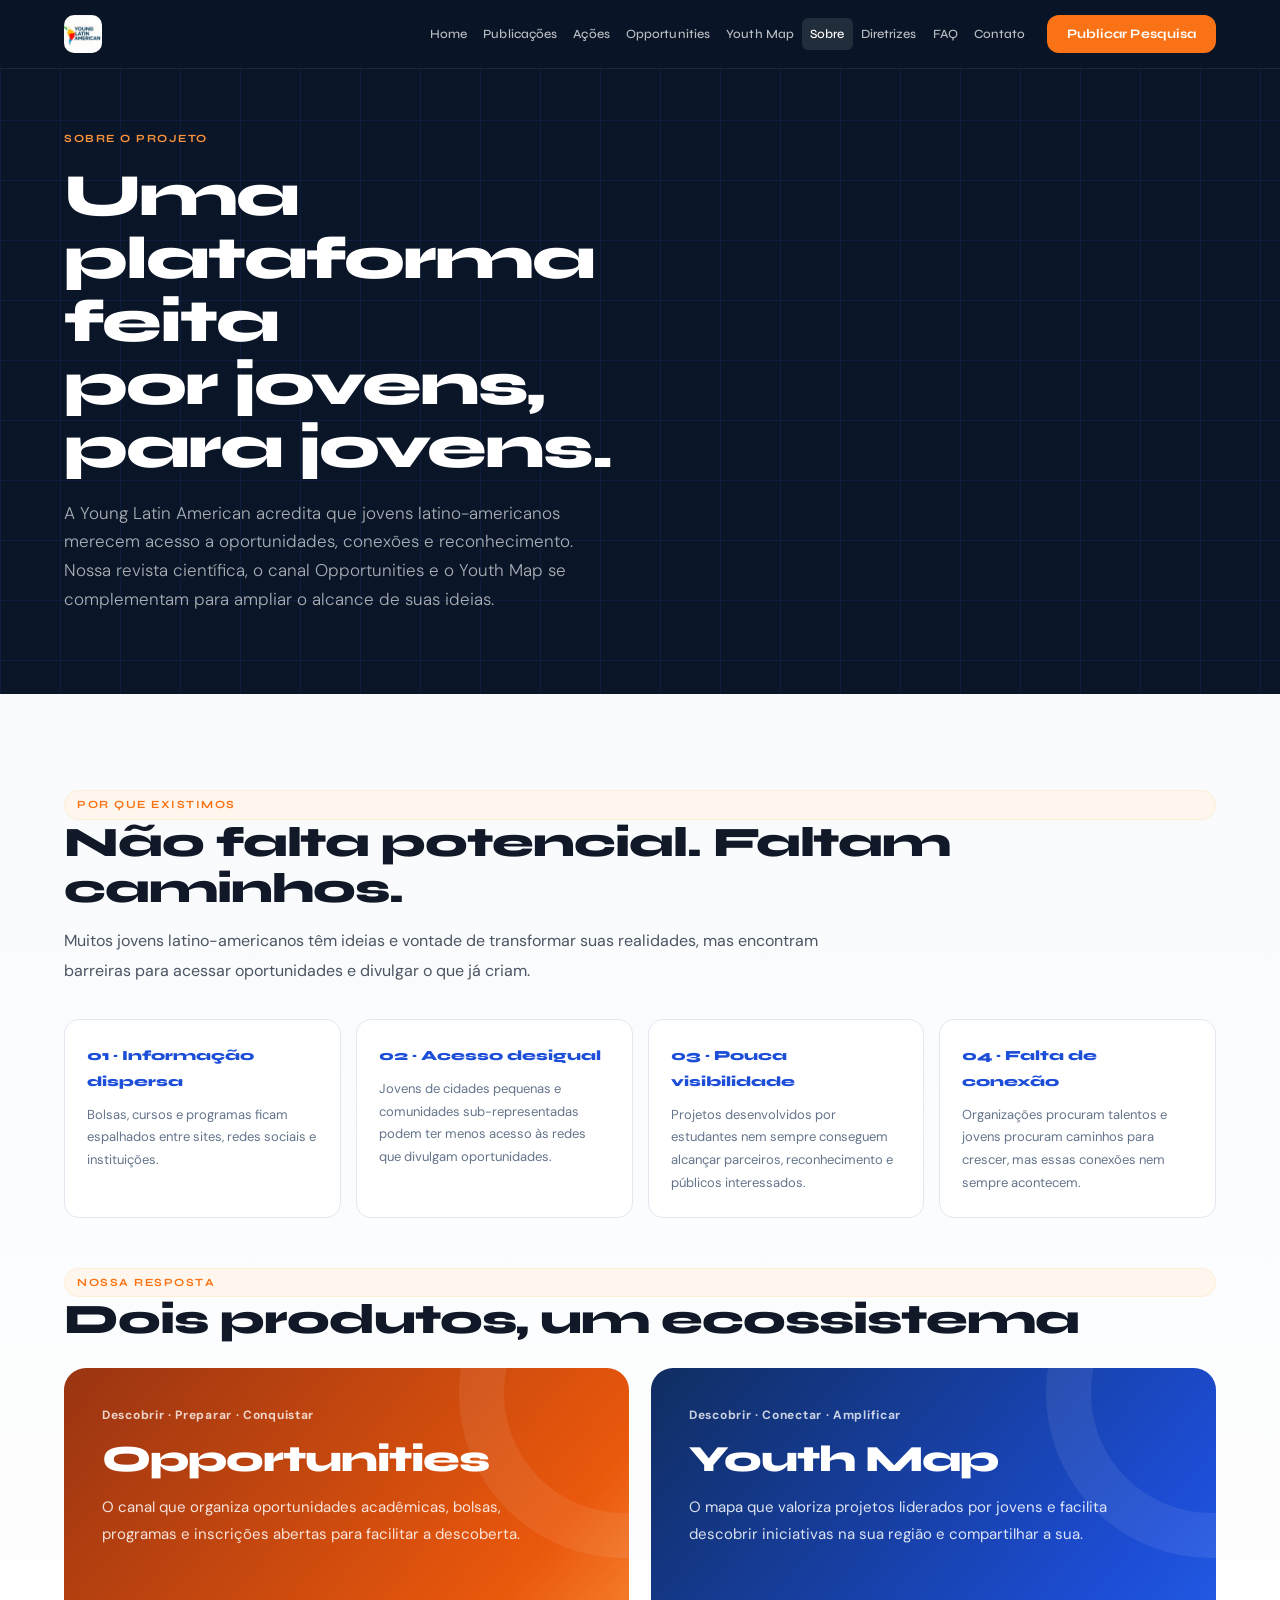
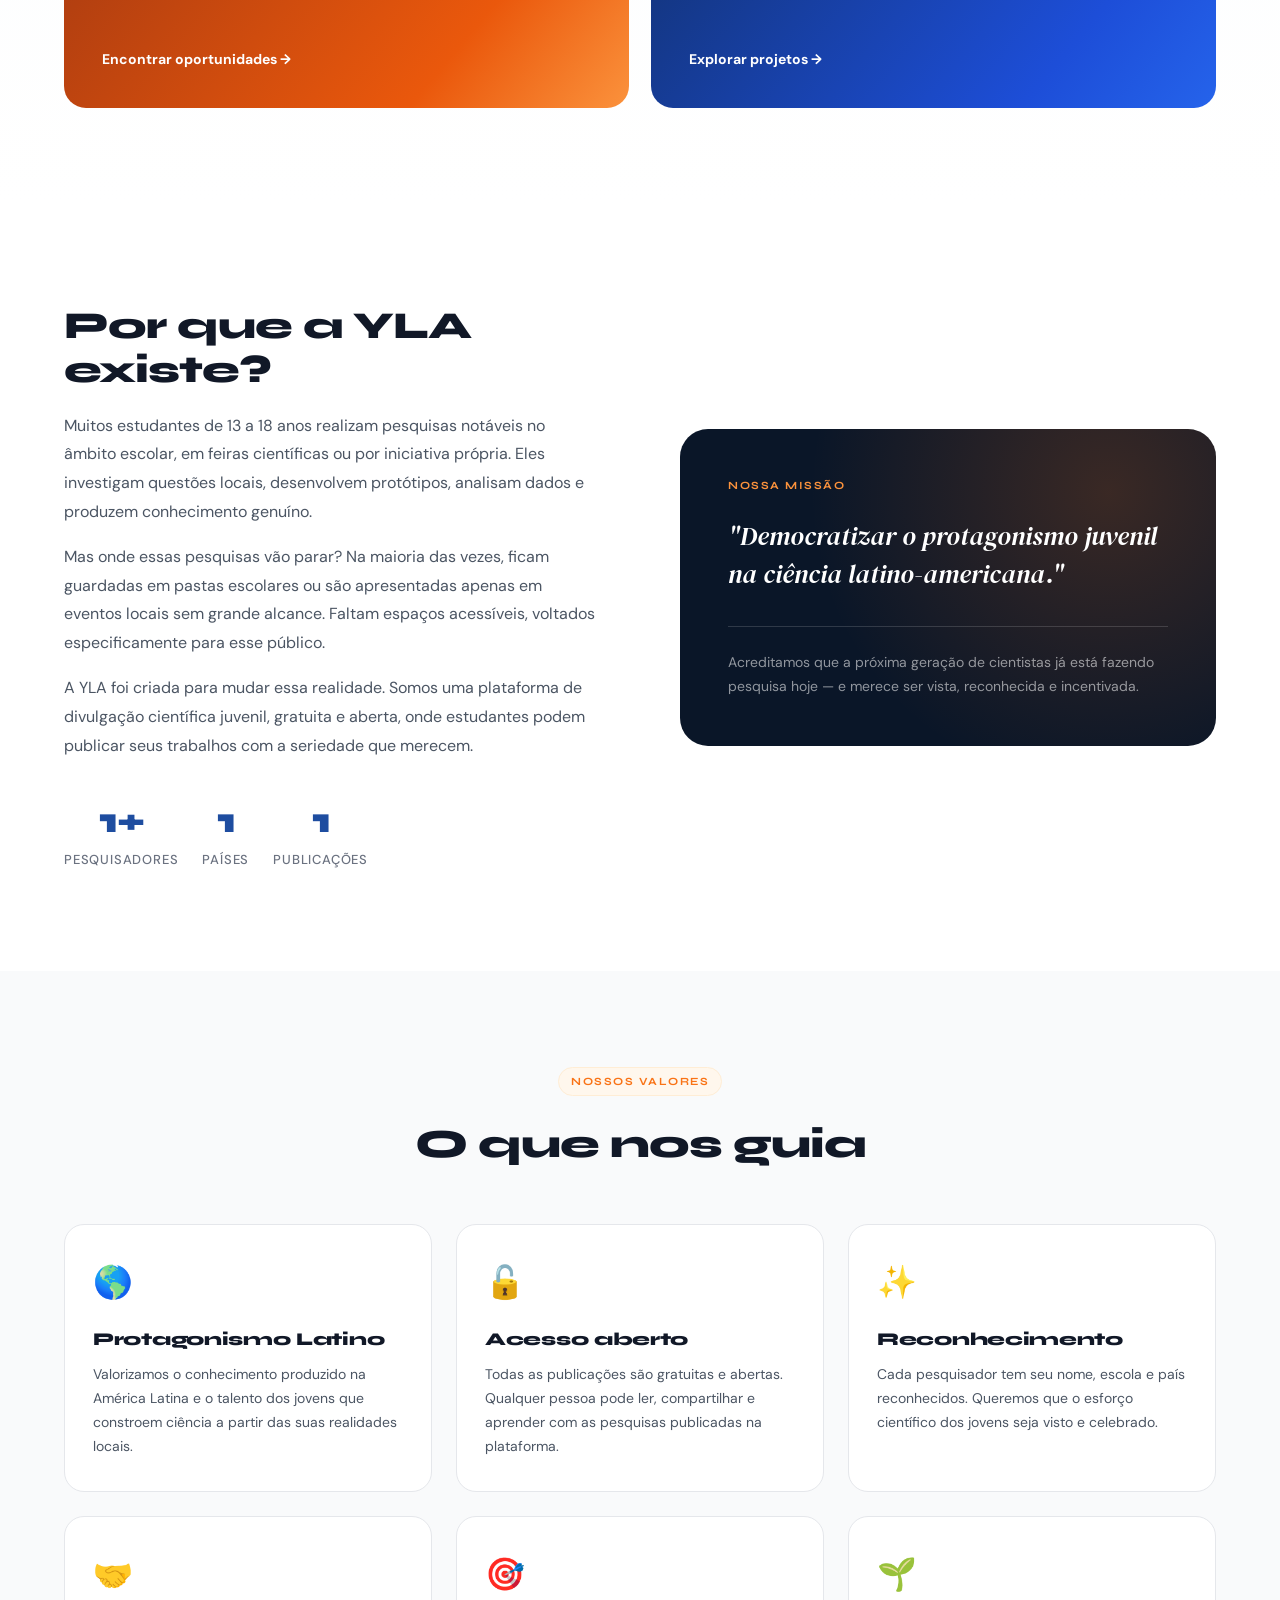
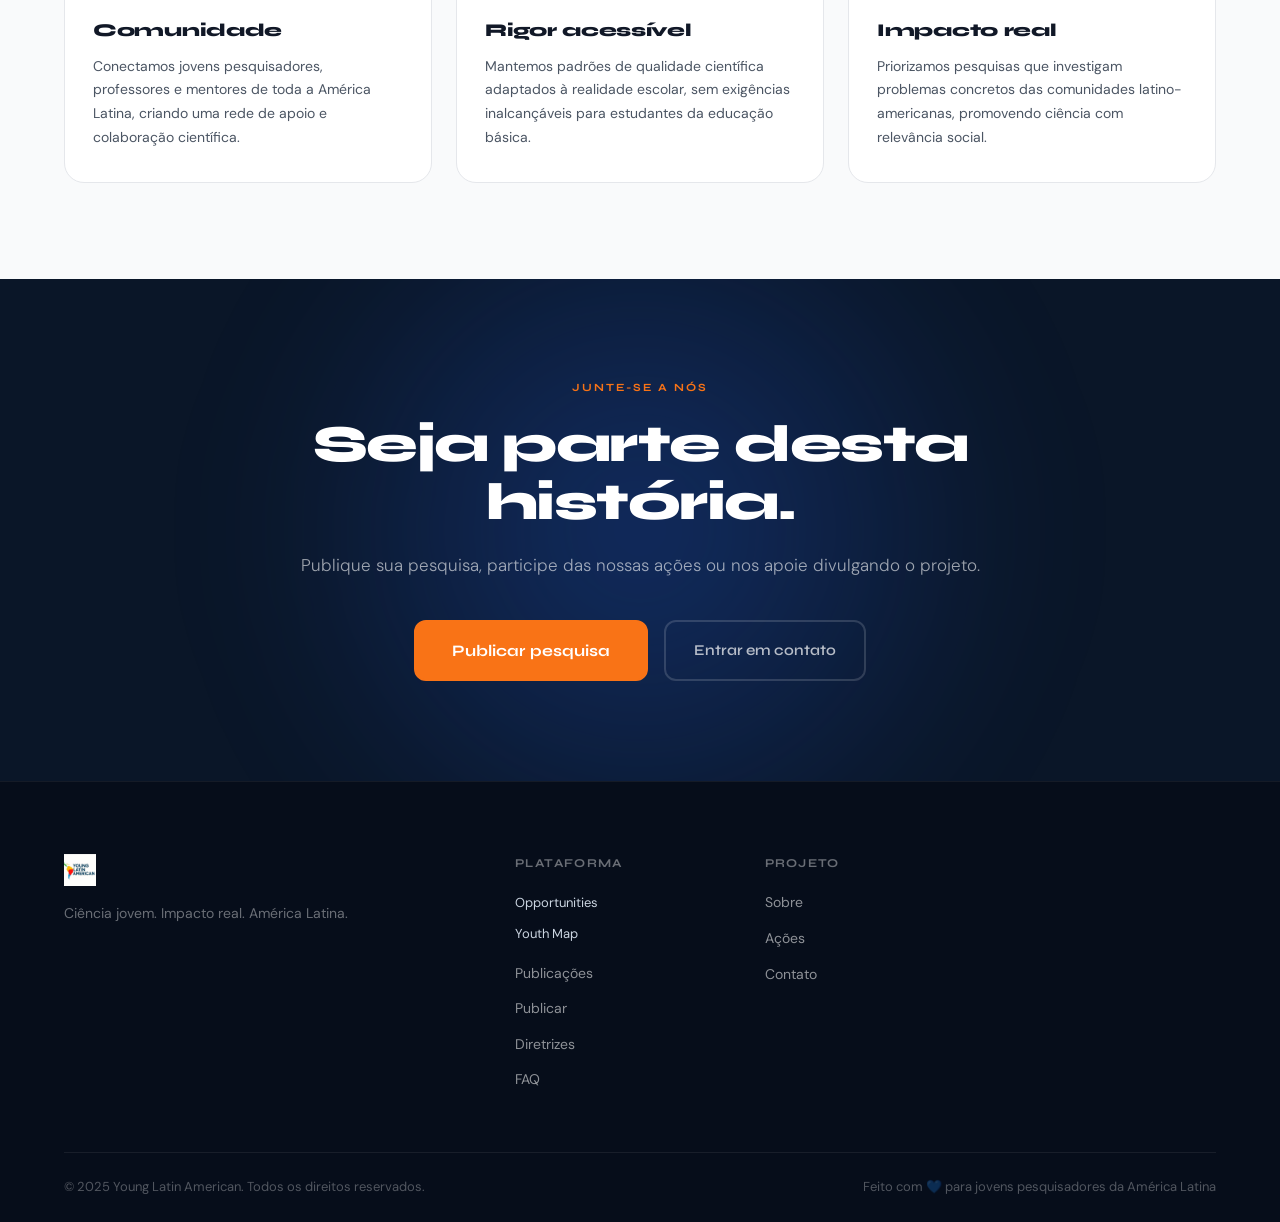
<file: sobre.html>
<!DOCTYPE html>
<html lang="pt-BR">
<head>
  <meta charset="UTF-8">
  <meta name="viewport" content="width=device-width, initial-scale=1.0">
  <title>Sobre — Young Latin American</title>
  <link rel="preconnect" href="https://fonts.googleapis.com">
  <link rel="preconnect" href="https://fonts.gstatic.com" crossorigin>
  <link href="https://fonts.googleapis.com/css2?family=Syne:wght@400;500;600;700;800&family=DM+Sans:ital,opsz,wght@0,9..40,300;0,9..40,400;0,9..40,500;0,9..40,600;1,9..40,400&family=DM+Serif+Display:ital@0;1&display=swap" rel="stylesheet">
  <link rel="stylesheet" href="styles.css">
  <link rel="stylesheet" href="ecossistema.css">
</head>
<body>

<header class="navbar" id="navbar">
  <div class="nav-container">
    <a href="index.html" class="logo-official"><img src="1776787439348_image.png" alt="Young Latin American" style="height:38px;width:auto;display:block;border-radius:10px;"></a>
    <nav class="nav-links" id="navLinks">
      <a href="index.html" class="nav-link">Home</a>
      <a href="publicacoes.html" class="nav-link">Publicações</a>
      <a href="acoes.html" class="nav-link">Ações</a>
      <a href="opportunities.html" class="nav-link">Opportunities</a>
      <a href="youth-map.html" class="nav-link">Youth Map</a>
      <a href="sobre.html" class="nav-link active">Sobre</a>
      <a href="diretrizes.html" class="nav-link">Diretrizes</a>
      <a href="faq.html" class="nav-link">FAQ</a>
      <a href="contato.html" class="nav-link">Contato</a>
    </nav>
    <a href="enviar.html" class="btn-submit">Publicar Pesquisa</a>
    <button class="hamburger" id="hamburger"><span></span><span></span><span></span></button>
  </div>
</header>

<section class="sobre-hero">
  <div class="container">
    <div class="sobre-hero-inner">
      <div class="page-header-badge">Sobre o projeto</div>
      <h1 style="font-family:var(--font-display);font-size:clamp(36px,5vw,60px);font-weight:800;color:white;letter-spacing:-2px;margin-bottom:20px;line-height:1.05;">Uma plataforma feita<br>por jovens, para jovens.</h1>
      <p style="font-size:17px;color:rgba(255,255,255,.65);max-width:560px;line-height:1.7;font-weight:300;">A Young Latin American acredita que jovens latino-americanos merecem acesso a oportunidades, conexões e reconhecimento. Nossa revista científica, o canal Opportunities e o Youth Map se complementam para ampliar o alcance de suas ideias.</p>
    </div>
  </div>
</section>
<!-- O desafio e nossa resposta -->
<section class="section yla-ecosystem" id="acesso-visibilidade">
 <div class="container">
  <div class="section-label">Por que existimos</div>
  <h2 class="section-title">Não falta potencial. Faltam caminhos.</h2>
  <p class="yla-section-lead">Muitos jovens latino-americanos têm ideias e vontade de transformar suas realidades, mas encontram barreiras para acessar oportunidades e divulgar o que já criam.</p>
  <div class="yla-challenge-grid">
    <div><b>01 · Informação dispersa</b><p>Bolsas, cursos e programas ficam espalhados entre sites, redes sociais e instituições.</p></div>
    <div><b>02 · Acesso desigual</b><p>Jovens de cidades pequenas e comunidades sub-representadas podem ter menos acesso às redes que divulgam oportunidades.</p></div>
    <div><b>03 · Pouca visibilidade</b><p>Projetos desenvolvidos por estudantes nem sempre conseguem alcançar parceiros, reconhecimento e públicos interessados.</p></div>
    <div><b>04 · Falta de conexão</b><p>Organizações procuram talentos e jovens procuram caminhos para crescer, mas essas conexões nem sempre acontecem.</p></div>
  </div>
  <div class="section-label" style="margin-top:50px">Nossa resposta</div>
  <h2 class="section-title">Dois produtos, um ecossistema</h2>
  <div class="yla-product-grid" style="margin-top:25px">
    <a href="opportunities.html" class="yla-product-card yla-product-orange"><span class="yla-product-kicker">Descobrir · Preparar · Conquistar</span><h3>Opportunities</h3><p>O canal que organiza oportunidades acadêmicas, bolsas, programas e inscrições abertas para facilitar a descoberta.</p><span class="yla-product-link">Encontrar oportunidades →</span></a>
    <a href="youth-map.html" class="yla-product-card yla-product-blue"><span class="yla-product-kicker">Descobrir · Conectar · Amplificar</span><h3>Youth Map</h3><p>O mapa que valoriza projetos liderados por jovens e facilita descobrir iniciativas na sua região e compartilhar a sua.</p><span class="yla-product-link">Explorar projetos →</span></a>
  </div>
 </div>
</section>


<section class="sobre-mission">
  <div class="container">
    <div class="sobre-grid">
      <div class="sobre-text">
        <h2>Por que a YLA existe?</h2>
        <p>Muitos estudantes de 13 a 18 anos realizam pesquisas notáveis no âmbito escolar, em feiras científicas ou por iniciativa própria. Eles investigam questões locais, desenvolvem protótipos, analisam dados e produzem conhecimento genuíno.</p>
        <p>Mas onde essas pesquisas vão parar? Na maioria das vezes, ficam guardadas em pastas escolares ou são apresentadas apenas em eventos locais sem grande alcance. Faltam espaços acessíveis, voltados especificamente para esse público.</p>
        <p>A YLA foi criada para mudar essa realidade. Somos uma plataforma de divulgação científica juvenil, gratuita e aberta, onde estudantes podem publicar seus trabalhos com a seriedade que merecem.</p>
        <div style="display:flex;gap:24px;margin-top:32px;flex-wrap:wrap;">
          <div style="text-align:center;">
            <div style="font-family:var(--font-display);font-size:36px;font-weight:800;color:var(--blue-600);letter-spacing:-1px;">1+</div>
            <div style="font-size:13px;color:var(--gray-500);font-weight:500;text-transform:uppercase;letter-spacing:.8px;">Pesquisadores</div>
          </div>
          <div style="text-align:center;">
            <div style="font-family:var(--font-display);font-size:36px;font-weight:800;color:var(--blue-600);letter-spacing:-1px;">1</div>
            <div style="font-size:13px;color:var(--gray-500);font-weight:500;text-transform:uppercase;letter-spacing:.8px;">Países</div>
          </div>
          <div style="text-align:center;">
            <div style="font-family:var(--font-display);font-size:36px;font-weight:800;color:var(--blue-600);letter-spacing:-1px;">1</div>
            <div style="font-size:13px;color:var(--gray-500);font-weight:500;text-transform:uppercase;letter-spacing:.8px;">Publicações</div>
          </div>
        </div>
      </div>
      <div class="sobre-visual">
        <div style="position:relative;z-index:1;">
          <div style="font-family:var(--font-display);font-size:11px;font-weight:700;color:var(--orange-400);text-transform:uppercase;letter-spacing:1.5px;margin-bottom:24px;">Nossa missão</div>
          <blockquote style="font-family:var(--font-serif);font-size:26px;font-style:italic;color:white;line-height:1.45;margin-bottom:32px;">"Democratizar o protagonismo juvenil na ciência latino-americana."</blockquote>
          <div style="border-top:1px solid rgba(255,255,255,.15);padding-top:24px;">
            <div style="font-size:14px;color:rgba(255,255,255,.55);line-height:1.7;">Acreditamos que a próxima geração de cientistas já está fazendo pesquisa hoje — e merece ser vista, reconhecida e incentivada.</div>
          </div>
        </div>
      </div>
    </div>
  </div>
</section>

<section class="values-section">
  <div class="container">
    <div style="text-align:center;margin-bottom:16px;">
      <div class="section-label" style="display:inline-block;">Nossos valores</div>
    </div>
    <h2 style="font-family:var(--font-display);font-size:clamp(28px,4vw,40px);font-weight:800;color:var(--gray-900);letter-spacing:-1px;text-align:center;margin-bottom:0;">O que nos guia</h2>
    <div class="values-grid">
      <div class="value-card">
        <div class="value-icon">🌎</div>
        <div class="value-title">Protagonismo Latino</div>
        <p class="value-desc">Valorizamos o conhecimento produzido na América Latina e o talento dos jovens que constroem ciência a partir das suas realidades locais.</p>
      </div>
      <div class="value-card">
        <div class="value-icon">🔓</div>
        <div class="value-title">Acesso aberto</div>
        <p class="value-desc">Todas as publicações são gratuitas e abertas. Qualquer pessoa pode ler, compartilhar e aprender com as pesquisas publicadas na plataforma.</p>
      </div>
      <div class="value-card">
        <div class="value-icon">✨</div>
        <div class="value-title">Reconhecimento</div>
        <p class="value-desc">Cada pesquisador tem seu nome, escola e país reconhecidos. Queremos que o esforço científico dos jovens seja visto e celebrado.</p>
      </div>
      <div class="value-card">
        <div class="value-icon">🤝</div>
        <div class="value-title">Comunidade</div>
        <p class="value-desc">Conectamos jovens pesquisadores, professores e mentores de toda a América Latina, criando uma rede de apoio e colaboração científica.</p>
      </div>
      <div class="value-card">
        <div class="value-icon">🎯</div>
        <div class="value-title">Rigor acessível</div>
        <p class="value-desc">Mantemos padrões de qualidade científica adaptados à realidade escolar, sem exigências inalcançáveis para estudantes da educação básica.</p>
      </div>
      <div class="value-card">
        <div class="value-icon">🌱</div>
        <div class="value-title">Impacto real</div>
        <p class="value-desc">Priorizamos pesquisas que investigam problemas concretos das comunidades latino-americanas, promovendo ciência com relevância social.</p>
      </div>
    </div>
  </div>
</section>

<section class="cta-section">
  <div class="cta-bg"><div class="cta-orb"></div></div>
  <div class="container">
    <div class="cta-inner">
      <div class="cta-label">Junte-se a nós</div>
      <h2 class="cta-title">Seja parte desta história.</h2>
      <p class="cta-text">Publique sua pesquisa, participe das nossas ações ou nos apoie divulgando o projeto.</p>
      <div class="cta-actions">
        <a href="enviar.html" class="btn-primary btn-large">Publicar pesquisa</a>
        <a href="contato.html" class="btn-ghost">Entrar em contato</a>
      </div>
    </div>
  </div>
</section>

<footer class="footer">
  <div class="container">
    <div class="footer-grid">
      <div class="footer-brand">
        <div class="footer-logo"><img src="1776787439348_image.png" alt="Young Latin American" style="height:32px;width:auto;display:block;"></div>
        <p class="footer-tagline">Ciência jovem. Impacto real. América Latina.</p>
      </div>
      <div class="footer-col"><h4 class="footer-col-title">Plataforma</h4>
        <ul class="yla-footer-extra"><li><a href="opportunities.html">Opportunities</a></li><li><a href="youth-map.html">Youth Map</a></li></ul><ul class="footer-links"><li><a href="publicacoes.html">Publicações</a></li><li><a href="enviar.html">Publicar</a></li><li><a href="diretrizes.html">Diretrizes</a></li><li><a href="faq.html">FAQ</a></li></ul></div>
      <div class="footer-col"><h4 class="footer-col-title">Projeto</h4><ul class="footer-links"><li><a href="sobre.html">Sobre</a></li><li><a href="acoes.html">Ações</a></li><li><a href="contato.html">Contato</a></li></ul></div>
      <div class="footer-col"></div>
    </div>
    <div class="footer-bottom">
      <p>© 2025 Young Latin American. Todos os direitos reservados.</p>
      <p>Feito com 💙 para jovens pesquisadores da América Latina</p>
    </div>
  </div>
</footer>

<script src="main.js"></script>
</body>
</html>
</file>
<file: styles.css>
/* ===========================
   YLA — Young Latin American
   Global Styles
=========================== */

:root {
  --blue-900: #0a1628;
  --blue-800: #0f2042;
  --blue-700: #1a3a6e;
  --blue-600: #1e4da0;
  --blue-500: #2563eb;
  --blue-400: #3b82f6;
  --blue-300: #60a5fa;
  --blue-100: #dbeafe;
  --blue-50: #eff6ff;

  --orange-600: #ea580c;
  --orange-500: #f97316;
  --orange-400: #fb923c;
  --orange-100: #ffedd5;
  --orange-50: #fff7ed;

  --white: #ffffff;
  --gray-50: #f9fafb;
  --gray-100: #f3f4f6;
  --gray-200: #e5e7eb;
  --gray-300: #d1d5db;
  --gray-400: #9ca3af;
  --gray-500: #6b7280;
  --gray-600: #4b5563;
  --gray-700: #374151;
  --gray-800: #1f2937;
  --gray-900: #111827;

  --font-display: 'Syne', sans-serif;
  --font-serif: 'DM Serif Display', serif;
  --font-body: 'DM Sans', sans-serif;

  --radius-sm: 6px;
  --radius-md: 12px;
  --radius-lg: 20px;
  --radius-xl: 28px;

  --shadow-sm: 0 1px 3px rgba(0,0,0,.08), 0 1px 2px rgba(0,0,0,.06);
  --shadow-md: 0 4px 16px rgba(0,0,0,.1), 0 2px 6px rgba(0,0,0,.08);
  --shadow-lg: 0 10px 40px rgba(0,0,0,.14), 0 4px 12px rgba(0,0,0,.08);
  --shadow-blue: 0 8px 32px rgba(37,99,235,.25);

  --transition: all .22s cubic-bezier(.4,0,.2,1);
  --container-max: 1200px;
  --container-pad: 24px;
}

*, *::before, *::after { box-sizing: border-box; margin: 0; padding: 0; }

html { scroll-behavior: smooth; }

body {
  font-family: var(--font-body);
  color: var(--gray-900);
  background: var(--white);
  line-height: 1.6;
  -webkit-font-smoothing: antialiased;
}

img { max-width: 100%; display: block; }
a { color: inherit; text-decoration: none; }
ul { list-style: none; }

.container {
  max-width: var(--container-max);
  margin: 0 auto;
  padding: 0 var(--container-pad);
}

/* ===========================
   NAVBAR
=========================== */
.navbar {
  position: fixed;
  top: 0;
  left: 0;
  right: 0;
  z-index: 100;
  background: rgba(10, 22, 40, 0.92);
  backdrop-filter: blur(16px);
  -webkit-backdrop-filter: blur(16px);
  border-bottom: 1px solid rgba(255,255,255,.08);
  transition: var(--transition);
}

.navbar.scrolled {
  background: rgba(10, 22, 40, 0.98);
  box-shadow: var(--shadow-lg);
}

.nav-container {
  max-width: var(--container-max);
  margin: 0 auto;
  padding: 0 var(--container-pad);
  height: 68px;
  display: flex;
  align-items: center;
  gap: 32px;
}

.logo {
  display: flex;
  align-items: center;
  gap: 10px;
  flex-shrink: 0;
  color: var(--white);
}

.logo-mark {
  font-family: var(--font-display);
  font-weight: 800;
  font-size: 20px;
  color: var(--orange-500);
  letter-spacing: -0.5px;
  background: var(--orange-500);
  color: white;
  width: 38px;
  height: 38px;
  display: flex;
  align-items: center;
  justify-content: center;
  border-radius: 8px;
  font-size: 14px;
  flex-shrink: 0;
}

.logo-text {
  font-family: var(--font-display);
  font-weight: 700;
  font-size: 15px;
  color: var(--white);
  letter-spacing: -0.2px;
}

.nav-links {
  display: flex;
  align-items: center;
  gap: 4px;
  margin-left: auto;
}

.nav-link {
  font-family: var(--font-display);
  font-size: 13.5px;
  font-weight: 500;
  color: rgba(255,255,255,.72);
  padding: 6px 12px;
  border-radius: var(--radius-sm);
  transition: var(--transition);
  letter-spacing: 0.1px;
}

.nav-link:hover, .nav-link.active {
  color: var(--white);
  background: rgba(255,255,255,.1);
}

.btn-submit {
  font-family: var(--font-display);
  font-weight: 700;
  font-size: 13px;
  background: var(--orange-500);
  color: white;
  padding: 9px 20px;
  border-radius: var(--radius-md);
  letter-spacing: 0.2px;
  transition: var(--transition);
  white-space: nowrap;
  flex-shrink: 0;
}

.btn-submit:hover {
  background: var(--orange-600);
  transform: translateY(-1px);
  box-shadow: 0 4px 16px rgba(249,115,22,.4);
}

.hamburger {
  display: none;
  flex-direction: column;
  gap: 5px;
  background: none;
  border: none;
  cursor: pointer;
  padding: 4px;
  margin-left: auto;
}

.hamburger span {
  display: block;
  width: 22px;
  height: 2px;
  background: white;
  border-radius: 2px;
  transition: var(--transition);
}

/* ===========================
   HERO
=========================== */
.hero {
  min-height: 100vh;
  background: var(--blue-900);
  display: flex;
  align-items: center;
  position: relative;
  overflow: hidden;
  padding: 120px var(--container-pad) 80px;
}

.hero-bg {
  position: absolute;
  inset: 0;
  pointer-events: none;
}

.hero-grid {
  position: absolute;
  inset: 0;
  background-image:
    linear-gradient(rgba(37,99,235,.1) 1px, transparent 1px),
    linear-gradient(90deg, rgba(37,99,235,.1) 1px, transparent 1px);
  background-size: 60px 60px;
  mask-image: radial-gradient(ellipse 80% 80% at 50% 50%, black, transparent);
}

.hero-orb {
  position: absolute;
  border-radius: 50%;
  filter: blur(80px);
  opacity: 0.35;
}

.hero-orb-1 {
  width: 600px; height: 600px;
  background: radial-gradient(circle, var(--blue-600), transparent 70%);
  top: -200px; left: -100px;
}

.hero-orb-2 {
  width: 400px; height: 400px;
  background: radial-gradient(circle, var(--orange-500), transparent 70%);
  bottom: -100px; right: 10%;
  opacity: 0.2;
}

.hero-orb-3 {
  width: 300px; height: 300px;
  background: radial-gradient(circle, #0ea5e9, transparent 70%);
  top: 30%; right: 5%;
  opacity: 0.25;
}

.hero-content {
  position: relative;
  z-index: 1;
  max-width: 600px;
  animation: heroFadeUp .8s ease both;
}

.hero-badge {
  display: inline-flex;
  align-items: center;
  gap: 8px;
  font-family: var(--font-display);
  font-size: 12px;
  font-weight: 600;
  color: var(--blue-300);
  background: rgba(37,99,235,.15);
  border: 1px solid rgba(37,99,235,.3);
  padding: 6px 14px;
  border-radius: 100px;
  text-transform: uppercase;
  letter-spacing: 1px;
  margin-bottom: 28px;
}

.badge-dot {
  width: 6px; height: 6px;
  background: var(--orange-500);
  border-radius: 50%;
  animation: pulse 2s ease infinite;
}

@keyframes pulse {
  0%, 100% { transform: scale(1); opacity: 1; }
  50% { transform: scale(1.4); opacity: .7; }
}

.hero-title {
  font-family: var(--font-display);
  font-size: clamp(48px, 7vw, 80px);
  font-weight: 800;
  color: var(--white);
  line-height: 1.05;
  letter-spacing: -2px;
  margin-bottom: 24px;
}

.hero-title em {
  font-style: normal;
  color: var(--orange-500);
  font-family: var(--font-serif);
  font-style: italic;
}

.hero-subtitle {
  font-size: 18px;
  color: rgba(255,255,255,.68);
  line-height: 1.7;
  margin-bottom: 40px;
  max-width: 520px;
  font-weight: 300;
}

.hero-actions {
  display: flex;
  gap: 16px;
  flex-wrap: wrap;
  margin-bottom: 52px;
}

.btn-primary {
  font-family: var(--font-display);
  font-weight: 700;
  font-size: 15px;
  background: var(--orange-500);
  color: white;
  padding: 14px 28px;
  border-radius: var(--radius-md);
  transition: var(--transition);
  letter-spacing: 0.1px;
  display: inline-flex;
  align-items: center;
  gap: 8px;
  border: 2px solid var(--orange-500);
}

.btn-primary:hover {
  background: var(--orange-600);
  border-color: var(--orange-600);
  transform: translateY(-2px);
  box-shadow: 0 8px 24px rgba(249,115,22,.4);
}

.btn-secondary {
  font-family: var(--font-display);
  font-weight: 600;
  font-size: 15px;
  color: rgba(255,255,255,.85);
  padding: 14px 24px;
  border-radius: var(--radius-md);
  border: 2px solid rgba(255,255,255,.2);
  transition: var(--transition);
}

.btn-secondary:hover {
  border-color: rgba(255,255,255,.5);
  color: white;
  background: rgba(255,255,255,.06);
}

.hero-stats {
  display: flex;
  align-items: center;
  gap: 32px;
}

.stat {
  display: flex;
  flex-direction: column;
  gap: 2px;
}

.stat-num {
  font-family: var(--font-display);
  font-size: 28px;
  font-weight: 800;
  color: var(--white);
  letter-spacing: -1px;
}

.stat-label {
  font-size: 12px;
  color: rgba(255,255,255,.5);
  font-weight: 500;
  text-transform: uppercase;
  letter-spacing: 0.8px;
}

.stat-divider {
  width: 1px;
  height: 36px;
  background: rgba(255,255,255,.15);
}

/* Hero visual */
.hero-visual {
  position: absolute;
  right: max(40px, 5vw);
  top: 50%;
  transform: translateY(-50%);
  display: flex;
  flex-direction: column;
  gap: 16px;
  z-index: 1;
  animation: heroFadeUp .8s .3s ease both;
}

.hero-card-float {
  background: rgba(255,255,255,.06);
  border: 1px solid rgba(255,255,255,.12);
  backdrop-filter: blur(12px);
  border-radius: var(--radius-lg);
  padding: 20px 24px;
  width: 300px;
  transition: var(--transition);
}

.hero-card-float:hover {
  background: rgba(255,255,255,.09);
  transform: translateX(-4px);
}

.card-float-1 { animation: floatY 6s ease-in-out infinite; }
.card-float-2 { animation: floatY 6s 2s ease-in-out infinite; }
.card-float-3 {
  display: flex;
  align-items: center;
  gap: 12px;
  padding: 14px 20px;
  width: auto;
  animation: floatY 6s 4s ease-in-out infinite;
}

@keyframes floatY {
  0%, 100% { transform: translateY(0); }
  50% { transform: translateY(-8px); }
}

.hcf-tag {
  font-family: var(--font-display);
  font-size: 11px;
  font-weight: 700;
  color: var(--orange-500);
  text-transform: uppercase;
  letter-spacing: 1px;
  margin-bottom: 8px;
}

.hcf-title {
  font-size: 14px;
  font-weight: 500;
  color: rgba(255,255,255,.9);
  line-height: 1.5;
  margin-bottom: 10px;
}

.hcf-author {
  font-size: 12px;
  color: rgba(255,255,255,.45);
}

.hcf-icon {
  font-size: 20px;
}

.hcf-small {
  font-size: 13px;
  color: rgba(255,255,255,.7);
  font-weight: 500;
}

@keyframes heroFadeUp {
  from { opacity: 0; transform: translateY(24px); }
  to { opacity: 1; transform: translateY(0); }
}

/* ───── HERO COM GLOBO ──────────────────────────────────── */
.hero-globe-layout {
  display: grid;
  grid-template-columns: 1fr 1fr;
  align-items: center;
  gap: 0;
  min-height: 100vh;
  padding: 120px var(--container-pad) 80px;
}

/* hero-content: exatamente como no original */
.hero-globe-layout .hero-content {
  max-width: 600px;
  position: relative;
  z-index: 2;
  animation: heroFadeUp .8s ease both;
}

/* ── Wrap do globo: deslocado ~5% para a esquerda dentro da coluna ── */
.hero-globe-wrap {
  position: relative;
  display: flex;
  justify-content: center;
  align-items: center;
  z-index: 1;
  animation: heroFadeUp .9s .2s ease both;
  /* Desloca o globo para a esquerda dentro da coluna direita */
  transform: translateX(-6%);
}

.hero-globe-glow {
  position: absolute;
  top: 50%; left: 50%;
  transform: translate(-50%, -50%);
  width: 540px; height: 540px;
  border-radius: 50%;
  background: radial-gradient(circle, rgba(37,99,235,0.24) 0%, rgba(37,99,235,0.09) 45%, transparent 70%);
  pointer-events: none;
  animation: globeGlowPulse 4s ease-in-out infinite;
}

.hero-globe-atm {
  position: absolute;
  top: 50%; left: 50%;
  transform: translate(-50%, -50%);
  width: 548px; height: 548px;
  border-radius: 50%;
  border: 1px solid rgba(59,130,246,0.2);
  box-shadow:
    0 0 70px rgba(37,99,235,0.14),
    inset 0 0 70px rgba(37,99,235,0.07);
  pointer-events: none;
}

@keyframes globeGlowPulse {
  0%, 100% { opacity: 0.8; transform: translate(-50%,-50%) scale(1); }
  50% { opacity: 1; transform: translate(-50%,-50%) scale(1.05); }
}

.hero-globe-wrap #ylaGlobe {
  display: block;
  width: 520px;
  height: 520px;
  max-width: 100%;
  position: relative;
  z-index: 2;
  cursor: grab;
  filter: drop-shadow(0 0 48px rgba(37,99,235,0.38));
}

.hero-globe-wrap #ylaGlobe:active { cursor: grabbing; }

/* ── Painel de países ativos (abaixo do globo, centralizado) ── */
.hero-globe-countries {
  position: absolute;
  bottom: -44px;
  left: 50%;
  transform: translateX(-50%);
  display: flex;
  align-items: center;
  gap: 10px;
  background: rgba(10,22,40,0.88);
  border: 1px solid rgba(37,99,235,0.38);
  backdrop-filter: blur(14px);
  border-radius: 100px;
  padding: 9px 18px 9px 14px;
  animation: heroFadeUp 1s .7s ease both;
  z-index: 3;
  white-space: nowrap;
  flex-wrap: nowrap;
}

.hero-countries-label {
  font-size: 11px;
  font-weight: 700;
  font-family: var(--font-display);
  color: rgba(255,255,255,0.45);
  text-transform: uppercase;
  letter-spacing: 0.8px;
  white-space: nowrap;
}

.hero-countries-list {
  display: flex;
  align-items: center;
  gap: 6px;
  flex-wrap: nowrap;
}

.hero-country-tag {
  font-size: 12.5px;
  font-weight: 600;
  color: rgba(255,255,255,0.88);
  background: rgba(255,255,255,0.07);
  border: 1px solid rgba(255,255,255,0.12);
  border-radius: 100px;
  padding: 3px 11px;
  white-space: nowrap;
}

/* ── Balões flutuantes ── */
.hcf {
  position: absolute;
  background: rgba(255,255,255,0.06);
  border: 1px solid rgba(255,255,255,0.13);
  backdrop-filter: blur(14px);
  -webkit-backdrop-filter: blur(14px);
  border-radius: 18px;
  padding: 16px 20px;
  z-index: 4;
  pointer-events: none;
  box-shadow: 0 8px 32px rgba(0,0,0,0.28);
}

/* Balão topo-esquerdo: pesquisa recente */
.hcf-top-left {
  top: 8%;
  left: -10%;
  width: 238px;
  animation: floatA 7s ease-in-out infinite;
}

/* Balão inferior-esquerdo: convite */
.hcf-bottom-left {
  bottom: 10%;
  left: -8%;
  width: 220px;
  animation: floatB 7s 2s ease-in-out infinite;
}

/* Balão topo-direito: badge */
.hcf-top-right {
  top: 12%;
  right: 4%;
  animation: floatC 7s 1s ease-in-out infinite;
}

.hcf-badge {
  display: flex;
  align-items: center;
  gap: 10px;
  padding: 12px 18px;
  border-radius: 100px;
  width: auto;
  white-space: nowrap;
}

@keyframes floatA {
  0%, 100% { transform: translateY(0px); }
  50% { transform: translateY(-10px); }
}
@keyframes floatB {
  0%, 100% { transform: translateY(0px); }
  50% { transform: translateY(-8px); }
}
@keyframes floatC {
  0%, 100% { transform: translateY(0px); }
  50% { transform: translateY(-12px); }
}

.hcf-tag {
  font-family: var(--font-display);
  font-size: 10.5px;
  font-weight: 700;
  color: var(--orange-400);
  text-transform: uppercase;
  letter-spacing: 1px;
  margin-bottom: 7px;
}

.hcf-title {
  font-size: 13px;
  font-weight: 500;
  color: rgba(255,255,255,0.92);
  line-height: 1.5;
  margin-bottom: 8px;
}

.hcf-author {
  font-size: 11.5px;
  color: rgba(255,255,255,0.42);
  font-weight: 400;
}

.hcf-cta {
  font-family: var(--font-display);
  font-size: 12px;
  font-weight: 700;
  color: var(--blue-300);
}

.hcf-badge-icon { font-size: 18px; }

.hcf-badge-text {
  font-size: 12.5px;
  font-weight: 600;
  color: rgba(255,255,255,0.85);
}

/* ── Globe section (texto/stats) ── */
.globe-info-full {
  padding-right: 0 !important;
  display: grid;
  grid-template-columns: 1fr 1fr;
  column-gap: 80px;
  row-gap: 0;
  align-items: start;
  max-width: 1000px;
  margin: 0 auto;
}

.globe-info-full .globe-eyebrow   { grid-column: 1 / -1; margin-bottom: 24px; }
.globe-info-full .globe-heading   { grid-column: 1 / 2; }
.globe-info-full .globe-subtext   { grid-column: 1 / 2; }
.globe-info-full .globe-country-tags { grid-column: 1 / 2; }
.globe-info-full .globe-stats-grid {
  grid-column: 2 / 3;
  grid-row: 2 / 5;
  align-self: center;
  margin-bottom: 0;
  grid-template-columns: 1fr 1fr;
  gap: 16px;
}

/* Tag "em breve" */
.g-tag-soon {
  opacity: 0.45;
  font-style: italic;
}

/* ── Responsivo ── */
@media (max-width: 1100px) {
  .hero-globe-layout {
    grid-template-columns: 1fr;
    padding-top: 120px;
    padding-bottom: 80px;
  }
  .hero-globe-wrap {
    transform: translateX(0);
    margin-top: 48px;
  }
  .hero-globe-wrap #ylaGlobe { width: 400px; height: 400px; }
  .hero-globe-atm { width: 420px; height: 420px; }
  .hero-globe-glow { width: 420px; height: 420px; }
  .hcf-top-left  { top: 2%;  left: -2%;  width: 190px; }
  .hcf-bottom-left { bottom: 6%; left: -2%; width: 180px; }
  .hcf-top-right { top: 5%; right: -2%; }
  .globe-info-full {
    grid-template-columns: 1fr;
    text-align: center;
  }
  .globe-info-full .globe-heading,
  .globe-info-full .globe-subtext,
  .globe-info-full .globe-country-tags,
  .globe-info-full .globe-stats-grid { grid-column: 1; }
  .globe-info-full .globe-stats-grid {
    grid-row: auto;
    grid-template-columns: repeat(4, 1fr);
    margin-bottom: 28px;
  }
  .globe-info-full .globe-country-tags { justify-content: center; }
}

@media (max-width: 640px) {
  .hero-globe-wrap #ylaGlobe { width: 290px; height: 290px; }
  .hero-globe-atm { width: 308px; height: 308px; }
  .hero-globe-glow { width: 308px; height: 308px; }
  .hcf { display: none; } /* em mobile pequeno esconde os balões para não sobrepor */
  .globe-info-full .globe-stats-grid { grid-template-columns: repeat(2, 1fr); }
}

/* ===========================
   MISSION STRIP
=========================== */
.mission-strip {
  background: var(--blue-700);
  padding: 24px 0;
}

.mission-inner {
  display: flex;
  align-items: center;
  justify-content: space-between;
  gap: 24px;
  flex-wrap: wrap;
}

.mission-text {
  font-size: 16px;
  color: rgba(255,255,255,.8);
  font-weight: 400;
}

.mission-text strong {
  color: white;
  font-weight: 600;
}

.mission-link {
  font-family: var(--font-display);
  font-size: 14px;
  font-weight: 700;
  color: var(--orange-400);
  white-space: nowrap;
  transition: var(--transition);
}

.mission-link:hover { color: var(--orange-300); }

/* ===========================
   SECTIONS COMMON
=========================== */
.section {
  padding: 96px 0;
}

.section-header {
  display: flex;
  align-items: flex-end;
  gap: 16px;
  margin-bottom: 48px;
  flex-wrap: wrap;
}

.section-label {
  font-family: var(--font-display);
  font-size: 11px;
  font-weight: 700;
  color: var(--orange-500);
  text-transform: uppercase;
  letter-spacing: 1.5px;
  padding: 5px 12px;
  background: var(--orange-50);
  border-radius: 100px;
  border: 1px solid var(--orange-100);
  align-self: center;
  white-space: nowrap;
}

.section-title {
  font-family: var(--font-display);
  font-size: clamp(28px, 4vw, 42px);
  font-weight: 800;
  color: var(--gray-900);
  letter-spacing: -1px;
  line-height: 1.1;
}

.section-link {
  font-family: var(--font-display);
  font-weight: 700;
  font-size: 14px;
  color: var(--blue-500);
  margin-left: auto;
  transition: var(--transition);
  white-space: nowrap;
}

.section-link:hover { color: var(--blue-600); }

/* ===========================
   ARTICLES GRID
=========================== */
.articles-section { background: var(--white); }

.articles-grid {
  display: grid;
  grid-template-columns: repeat(12, 1fr);
  gap: 24px;
}

.article-card {
  background: var(--white);
  border-radius: var(--radius-lg);
  overflow: hidden;
  border: 1px solid var(--gray-100);
  transition: var(--transition);
  display: flex;
  flex-direction: column;
}

.article-card:hover {
  box-shadow: var(--shadow-lg);
  transform: translateY(-4px);
  border-color: var(--gray-200);
}

.article-featured { grid-column: span 6; }
.article-card:not(.article-featured) { grid-column: span 3; }

.article-img {
  width: 100%;
  aspect-ratio: 16/9;
  position: relative;
  overflow: hidden;
}

.article-featured .article-img { aspect-ratio: 16/8; }

.article-img-overlay {
  position: absolute;
  inset: 0;
  padding: 16px;
  display: flex;
  align-items: flex-start;
}

.article-category {
  font-family: var(--font-display);
  font-size: 11px;
  font-weight: 700;
  color: white;
  background: rgba(255,255,255,.15);
  backdrop-filter: blur(8px);
  padding: 4px 10px;
  border-radius: 100px;
  border: 1px solid rgba(255,255,255,.2);
  text-transform: uppercase;
  letter-spacing: 0.8px;
}

.article-body {
  padding: 20px 24px 24px;
  display: flex;
  flex-direction: column;
  flex: 1;
}

.article-meta {
  display: flex;
  gap: 12px;
  margin-bottom: 12px;
}

.article-date, .article-read {
  font-size: 12px;
  color: var(--gray-400);
  font-weight: 500;
}

.article-title {
  font-family: var(--font-display);
  font-size: 17px;
  font-weight: 700;
  color: var(--gray-900);
  line-height: 1.4;
  letter-spacing: -0.3px;
  margin-bottom: 12px;
  transition: var(--transition);
}

.article-featured .article-title { font-size: 22px; }

.article-card:hover .article-title { color: var(--blue-600); }

.article-excerpt {
  font-size: 14px;
  color: var(--gray-500);
  line-height: 1.7;
  margin-bottom: 20px;
  flex: 1;
  display: -webkit-box;
  -webkit-line-clamp: 3;
  -webkit-box-orient: vertical;
  overflow: hidden;
}

.article-footer {
  display: flex;
  align-items: center;
  justify-content: space-between;
  padding-top: 16px;
  border-top: 1px solid var(--gray-100);
}

.article-author {
  display: flex;
  align-items: center;
  gap: 10px;
}

.author-avatar {
  width: 32px;
  height: 32px;
  border-radius: 50%;
  display: flex;
  align-items: center;
  justify-content: center;
  font-family: var(--font-display);
  font-size: 11px;
  font-weight: 800;
  color: white;
  flex-shrink: 0;
}

.author-name {
  font-size: 13px;
  font-weight: 600;
  color: var(--gray-800);
}

.author-school {
  font-size: 11.5px;
  color: var(--gray-400);
}

.article-cta {
  font-family: var(--font-display);
  font-size: 13px;
  font-weight: 700;
  color: var(--blue-500);
  transition: var(--transition);
}

.article-cta:hover { color: var(--blue-700); }

/* ===========================
   CATEGORIES
=========================== */
.categories-section { background: var(--gray-50); }

.categories-grid {
  display: grid;
  grid-template-columns: repeat(auto-fill, minmax(130px, 1fr));
  gap: 16px;
}

.category-card {
  background: var(--white);
  border: 1px solid var(--gray-200);
  border-radius: var(--radius-md);
  padding: 20px 16px;
  text-align: center;
  transition: var(--transition);
  cursor: pointer;
  display: block;
}

.category-card:hover {
  border-color: var(--blue-400);
  box-shadow: var(--shadow-blue);
  transform: translateY(-3px);
}

.cat-icon {
  font-size: 28px;
  margin-bottom: 10px;
}

.cat-name {
  font-family: var(--font-display);
  font-size: 13px;
  font-weight: 700;
  color: var(--gray-800);
  margin-bottom: 4px;
}

.cat-count {
  font-size: 11px;
  color: var(--gray-400);
  font-weight: 500;
}

/* ===========================
   ACOES
=========================== */
.acoes-section { background: var(--white); }

.acoes-grid {
  display: grid;
  grid-template-columns: 1.2fr 1fr 1fr;
  gap: 24px;
}

.acao-card {
  background: var(--gray-50);
  border: 1px solid var(--gray-200);
  border-radius: var(--radius-xl);
  padding: 36px 32px;
  transition: var(--transition);
  position: relative;
  overflow: hidden;
}

.acao-card::after {
  content: '';
  position: absolute;
  inset: 0;
  opacity: 0;
  transition: var(--transition);
  background: radial-gradient(circle at top right, rgba(249,115,22,.06), transparent 60%);
}

.acao-card:hover { box-shadow: var(--shadow-md); transform: translateY(-3px); }
.acao-card:hover::after { opacity: 1; }

.acao-primary {
  background: var(--blue-900);
  border-color: var(--blue-700);
  color: white;
}

.acao-primary::after {
  background: radial-gradient(circle at top right, rgba(249,115,22,.2), transparent 60%);
  opacity: 1;
}

.acao-icon {
  font-size: 36px;
  margin-bottom: 20px;
}

.acao-title {
  font-family: var(--font-display);
  font-size: 20px;
  font-weight: 800;
  letter-spacing: -0.5px;
  margin-bottom: 12px;
  color: inherit;
}

.acao-primary .acao-title { color: white; }

.acao-desc {
  font-size: 14.5px;
  line-height: 1.7;
  color: var(--gray-600);
  margin-bottom: 20px;
}

.acao-primary .acao-desc { color: rgba(255,255,255,.65); }

.acao-tag {
  font-family: var(--font-display);
  font-size: 11px;
  font-weight: 700;
  color: var(--orange-500);
  background: rgba(249,115,22,.12);
  padding: 4px 10px;
  border-radius: 100px;
  text-transform: uppercase;
  letter-spacing: 0.8px;
  display: inline-block;
  margin-bottom: 16px;
}

.acao-link {
  font-family: var(--font-display);
  font-size: 14px;
  font-weight: 700;
  color: var(--blue-400);
  transition: var(--transition);
  display: block;
}

.acao-primary .acao-link { color: var(--orange-400); }
.acao-link:hover { opacity: .75; }

/* ===========================
   CTA SECTION
=========================== */
.cta-section {
  background: var(--blue-900);
  padding: 100px 0;
  position: relative;
  overflow: hidden;
}

.cta-bg {
  position: absolute;
  inset: 0;
  pointer-events: none;
}

.cta-orb {
  position: absolute;
  width: 800px; height: 800px;
  background: radial-gradient(circle, rgba(37,99,235,.3), transparent 70%);
  top: 50%; left: 50%;
  transform: translate(-50%, -50%);
  filter: blur(60px);
}

.cta-inner {
  position: relative;
  text-align: center;
  max-width: 680px;
  margin: 0 auto;
}

.cta-label {
  font-family: var(--font-display);
  font-size: 11px;
  font-weight: 700;
  color: var(--orange-500);
  text-transform: uppercase;
  letter-spacing: 2px;
  margin-bottom: 20px;
}

.cta-title {
  font-family: var(--font-display);
  font-size: clamp(32px, 5vw, 52px);
  font-weight: 800;
  color: white;
  letter-spacing: -1.5px;
  line-height: 1.1;
  margin-bottom: 20px;
}

.cta-text {
  font-size: 17px;
  color: rgba(255,255,255,.6);
  line-height: 1.7;
  margin-bottom: 40px;
  font-weight: 300;
}

.cta-actions {
  display: flex;
  gap: 16px;
  justify-content: center;
  flex-wrap: wrap;
}

.btn-large { padding: 16px 36px !important; font-size: 16px !important; }

.btn-ghost {
  font-family: var(--font-display);
  font-weight: 600;
  font-size: 15px;
  color: rgba(255,255,255,.7);
  padding: 16px 28px;
  border-radius: var(--radius-md);
  border: 2px solid rgba(255,255,255,.15);
  transition: var(--transition);
}

.btn-ghost:hover {
  border-color: rgba(255,255,255,.4);
  color: white;
  background: rgba(255,255,255,.05);
}

/* ===========================
   FOOTER
=========================== */
.footer {
  background: #060d1a;
  padding: 72px 0 0;
  border-top: 1px solid rgba(255,255,255,.06);
}

.footer-grid {
  display: grid;
  grid-template-columns: 2fr 1fr 1fr 1fr;
  gap: 48px;
  margin-bottom: 60px;
}

.footer-brand .footer-logo {
  display: flex;
  align-items: center;
  gap: 10px;
  margin-bottom: 16px;
}

.footer-brand .logo-text { color: white; }

.footer-tagline {
  font-size: 14px;
  color: rgba(255,255,255,.4);
  line-height: 1.6;
  margin-bottom: 24px;
}

.footer-social {
  display: flex;
  gap: 10px;
}

.social-link {
  width: 36px; height: 36px;
  border-radius: var(--radius-sm);
  background: rgba(255,255,255,.07);
  border: 1px solid rgba(255,255,255,.1);
  display: flex;
  align-items: center;
  justify-content: center;
  color: rgba(255,255,255,.5);
  transition: var(--transition);
}

.social-link:hover {
  background: rgba(255,255,255,.12);
  color: white;
}

.footer-col-title {
  font-family: var(--font-display);
  font-size: 12px;
  font-weight: 700;
  color: rgba(255,255,255,.4);
  text-transform: uppercase;
  letter-spacing: 1.2px;
  margin-bottom: 16px;
}

.footer-links li + li { margin-top: 10px; }

.footer-links a {
  font-size: 14px;
  color: rgba(255,255,255,.55);
  transition: var(--transition);
}

.footer-links a:hover { color: rgba(255,255,255,.9); }

.footer-bottom {
  border-top: 1px solid rgba(255,255,255,.07);
  padding: 24px 0;
  display: flex;
  justify-content: space-between;
  gap: 16px;
  flex-wrap: wrap;
}

.footer-bottom p {
  font-size: 13px;
  color: rgba(255,255,255,.3);
}

/* ===========================
   PUBLICAÇÕES PAGE
=========================== */
.page-header {
  background: var(--blue-900);
  padding: 120px 0 80px;
  position: relative;
  overflow: hidden;
}

.page-header::before {
  content: '';
  position: absolute;
  inset: 0;
  background-image:
    linear-gradient(rgba(37,99,235,.08) 1px, transparent 1px),
    linear-gradient(90deg, rgba(37,99,235,.08) 1px, transparent 1px);
  background-size: 60px 60px;
  mask-image: radial-gradient(ellipse 100% 100% at 50% 100%, black, transparent);
}

.page-header-content { position: relative; }

.page-header-badge {
  font-family: var(--font-display);
  font-size: 11px;
  font-weight: 700;
  color: var(--orange-400);
  text-transform: uppercase;
  letter-spacing: 1.5px;
  margin-bottom: 16px;
}

.page-header h1 {
  font-family: var(--font-display);
  font-size: clamp(36px, 5vw, 60px);
  font-weight: 800;
  color: white;
  letter-spacing: -2px;
  margin-bottom: 16px;
  line-height: 1.05;
}

.page-header p {
  font-size: 17px;
  color: rgba(255,255,255,.6);
  max-width: 560px;
  line-height: 1.7;
  font-weight: 300;
}

/* Search Bar */
.search-section {
  background: var(--gray-50);
  border-bottom: 1px solid var(--gray-200);
  padding: 24px 0;
  position: sticky;
  top: 68px;
  z-index: 10;
}

.search-inner {
  display: flex;
  gap: 16px;
  align-items: center;
  flex-wrap: wrap;
}

.search-box {
  flex: 1;
  position: relative;
  min-width: 240px;
}

.search-box svg {
  position: absolute;
  left: 14px;
  top: 50%;
  transform: translateY(-50%);
  color: var(--gray-400);
  pointer-events: none;
}

.search-box input {
  width: 100%;
  padding: 11px 16px 11px 42px;
  font-family: var(--font-body);
  font-size: 14px;
  background: white;
  border: 1.5px solid var(--gray-200);
  border-radius: var(--radius-md);
  color: var(--gray-800);
  transition: var(--transition);
  outline: none;
}

.search-box input:focus {
  border-color: var(--blue-400);
  box-shadow: 0 0 0 3px rgba(37,99,235,.1);
}

.filter-select {
  padding: 11px 36px 11px 14px;
  font-family: var(--font-body);
  font-size: 14px;
  background: white;
  border: 1.5px solid var(--gray-200);
  border-radius: var(--radius-md);
  color: var(--gray-700);
  cursor: pointer;
  outline: none;
  -webkit-appearance: none;
  background-image: url("data:image/svg+xml,%3Csvg width='14' height='14' viewBox='0 0 24 24' fill='none' stroke='%236b7280' stroke-width='2' xmlns='http://www.w3.org/2000/svg'%3E%3Cpath d='M6 9l6 6 6-6'/%3E%3C/svg%3E");
  background-repeat: no-repeat;
  background-position: right 10px center;
}

/* ===========================
   PUBLICACOES LIST
=========================== */
.publist-section { padding: 64px 0; }

.publist-grid {
  display: grid;
  grid-template-columns: repeat(3, 1fr);
  gap: 28px;
}

.publist-card {
  background: white;
  border: 1px solid var(--gray-100);
  border-radius: var(--radius-lg);
  overflow: hidden;
  transition: var(--transition);
  display: flex;
  flex-direction: column;
}

.publist-card:hover {
  box-shadow: var(--shadow-lg);
  transform: translateY(-4px);
}

.publist-img {
  aspect-ratio: 16/7;
  position: relative;
  overflow: hidden;
}

.publist-body {
  padding: 22px 24px 26px;
  flex: 1;
  display: flex;
  flex-direction: column;
}

.publist-category {
  font-family: var(--font-display);
  font-size: 11px;
  font-weight: 700;
  color: var(--orange-600);
  text-transform: uppercase;
  letter-spacing: 1px;
  margin-bottom: 10px;
}

.publist-title {
  font-family: var(--font-display);
  font-size: 17px;
  font-weight: 700;
  color: var(--gray-900);
  line-height: 1.4;
  letter-spacing: -0.3px;
  margin-bottom: 10px;
  transition: var(--transition);
}

.publist-card:hover .publist-title { color: var(--blue-600); }

.publist-abstract {
  font-size: 13.5px;
  color: var(--gray-500);
  line-height: 1.7;
  margin-bottom: 18px;
  flex: 1;
  display: -webkit-box;
  -webkit-line-clamp: 3;
  -webkit-box-orient: vertical;
  overflow: hidden;
}

.publist-footer {
  display: flex;
  align-items: center;
  justify-content: space-between;
  padding-top: 16px;
  border-top: 1px solid var(--gray-100);
}

.publist-author {
  display: flex;
  align-items: center;
  gap: 8px;
}

.publist-cta {
  font-family: var(--font-display);
  font-size: 13px;
  font-weight: 700;
  color: var(--blue-500);
  padding: 6px 14px;
  border: 1.5px solid var(--blue-200);
  border-radius: var(--radius-sm);
  transition: var(--transition);
}

.publist-cta:hover {
  background: var(--blue-500);
  color: white;
  border-color: var(--blue-500);
}

/* Tags */
.tags-row {
  display: flex;
  gap: 8px;
  flex-wrap: wrap;
  margin-bottom: 12px;
}

.tag {
  font-family: var(--font-display);
  font-size: 11px;
  font-weight: 600;
  color: var(--blue-600);
  background: var(--blue-50);
  border: 1px solid var(--blue-100);
  padding: 3px 9px;
  border-radius: 100px;
  letter-spacing: 0.2px;
}

/* ===========================
   ARTICLE PAGE
=========================== */
.article-page {
  background: var(--gray-50);
  min-height: 100vh;
}

.article-hero {
  background: var(--blue-900);
  padding: 120px 0 60px;
  position: relative;
  overflow: hidden;
}

.article-hero::before {
  content: '';
  position: absolute;
  inset: 0;
  background: linear-gradient(135deg, rgba(37,99,235,.15) 0%, transparent 60%);
}

.article-hero-inner { position: relative; max-width: 800px; }

.article-category-badge {
  font-family: var(--font-display);
  font-size: 11px;
  font-weight: 700;
  color: var(--orange-400);
  text-transform: uppercase;
  letter-spacing: 1.5px;
  margin-bottom: 20px;
  display: flex;
  align-items: center;
  gap: 8px;
}

.article-category-badge::before {
  content: '';
  width: 16px; height: 2px;
  background: var(--orange-400);
  border-radius: 2px;
}

.article-main-title {
  font-family: var(--font-display);
  font-size: clamp(28px, 4vw, 48px);
  font-weight: 800;
  color: white;
  letter-spacing: -1.5px;
  line-height: 1.1;
  margin-bottom: 20px;
}

.article-meta-row {
  display: flex;
  align-items: center;
  gap: 20px;
  flex-wrap: wrap;
}

.article-meta-item {
  display: flex;
  align-items: center;
  gap: 6px;
  font-size: 13px;
  color: rgba(255,255,255,.55);
}

.article-meta-item svg { flex-shrink: 0; }

.article-layout {
  max-width: 1000px;
  margin: 0 auto;
  padding: 60px var(--container-pad);
  display: grid;
  grid-template-columns: 1fr 280px;
  gap: 48px;
  align-items: start;
}

.article-content {
  background: white;
  border-radius: var(--radius-xl);
  padding: 48px 52px;
  border: 1px solid var(--gray-100);
}

.article-abstract {
  background: var(--blue-50);
  border-left: 3px solid var(--blue-500);
  padding: 20px 24px;
  border-radius: 0 var(--radius-md) var(--radius-md) 0;
  margin-bottom: 36px;
}

.abstract-label {
  font-family: var(--font-display);
  font-size: 11px;
  font-weight: 700;
  color: var(--blue-600);
  text-transform: uppercase;
  letter-spacing: 1.2px;
  margin-bottom: 8px;
}

.abstract-text {
  font-size: 14.5px;
  color: var(--gray-700);
  line-height: 1.7;
  font-style: italic;
}

.article-body h2 {
  font-family: var(--font-display);
  font-size: 22px;
  font-weight: 800;
  color: var(--gray-900);
  letter-spacing: -0.5px;
  margin: 36px 0 14px;
}

.article-body h3 {
  font-family: var(--font-display);
  font-size: 17px;
  font-weight: 700;
  color: var(--gray-800);
  margin: 28px 0 10px;
}

.article-body p {
  font-size: 16px;
  color: var(--gray-700);
  line-height: 1.8;
  margin-bottom: 20px;
}

.article-keywords {
  margin-top: 40px;
  padding-top: 28px;
  border-top: 1px solid var(--gray-200);
}

.keywords-label {
  font-family: var(--font-display);
  font-size: 11px;
  font-weight: 700;
  color: var(--gray-400);
  text-transform: uppercase;
  letter-spacing: 1.2px;
  margin-bottom: 10px;
}

.article-sidebar { position: sticky; top: 100px; }

.sidebar-card {
  background: white;
  border: 1px solid var(--gray-100);
  border-radius: var(--radius-lg);
  padding: 24px;
  margin-bottom: 20px;
}

.sidebar-label {
  font-family: var(--font-display);
  font-size: 11px;
  font-weight: 700;
  color: var(--gray-400);
  text-transform: uppercase;
  letter-spacing: 1.2px;
  margin-bottom: 16px;
}

.author-block {
  display: flex;
  align-items: center;
  gap: 14px;
  margin-bottom: 14px;
}

.author-avatar-lg {
  width: 48px; height: 48px;
  border-radius: 50%;
  display: flex;
  align-items: center;
  justify-content: center;
  font-family: var(--font-display);
  font-size: 16px;
  font-weight: 800;
  color: white;
  flex-shrink: 0;
}

.author-info-name {
  font-family: var(--font-display);
  font-size: 15px;
  font-weight: 700;
  color: var(--gray-900);
}

.author-info-school {
  font-size: 12.5px;
  color: var(--gray-500);
}

.author-detail {
  font-size: 13px;
  color: var(--gray-600);
  line-height: 1.6;
  margin-bottom: 6px;
}

.author-detail strong { color: var(--gray-800); font-weight: 600; }

/* ===========================
   ENVIAR / FORM
=========================== */
.form-page { background: var(--gray-50); min-height: 100vh; }

.form-section { padding: 60px 0 96px; }

.form-container {
  max-width: 780px;
  margin: 0 auto;
}

.form-steps {
  display: flex;
  gap: 0;
  margin-bottom: 48px;
  background: white;
  border: 1px solid var(--gray-200);
  border-radius: var(--radius-lg);
  overflow: hidden;
}

.form-step {
  flex: 1;
  padding: 16px;
  text-align: center;
  border-right: 1px solid var(--gray-200);
  font-family: var(--font-display);
  font-size: 12px;
  font-weight: 600;
  color: var(--gray-400);
  text-transform: uppercase;
  letter-spacing: 0.8px;
}

.form-step:last-child { border-right: none; }

.form-step.active {
  background: var(--blue-900);
  color: white;
}

.form-card {
  background: white;
  border: 1px solid var(--gray-200);
  border-radius: var(--radius-xl);
  padding: 48px 52px;
}

.form-section-title {
  font-family: var(--font-display);
  font-size: 20px;
  font-weight: 800;
  color: var(--gray-900);
  letter-spacing: -0.5px;
  margin-bottom: 6px;
}

.form-section-desc {
  font-size: 14px;
  color: var(--gray-500);
  margin-bottom: 32px;
}

.form-row { margin-bottom: 20px; }

.form-row-2 {
  display: grid;
  grid-template-columns: 1fr 1fr;
  gap: 16px;
}

.form-label {
  display: block;
  font-family: var(--font-display);
  font-size: 13px;
  font-weight: 700;
  color: var(--gray-700);
  text-transform: uppercase;
  letter-spacing: 0.6px;
  margin-bottom: 8px;
}

.form-label span {
  color: var(--orange-500);
  margin-left: 2px;
}

.form-input, .form-textarea, .form-select {
  width: 100%;
  padding: 12px 16px;
  font-family: var(--font-body);
  font-size: 15px;
  background: white;
  border: 1.5px solid var(--gray-200);
  border-radius: var(--radius-md);
  color: var(--gray-800);
  transition: var(--transition);
  outline: none;
}

.form-input:focus, .form-textarea:focus, .form-select:focus {
  border-color: var(--blue-400);
  box-shadow: 0 0 0 3px rgba(37,99,235,.1);
}

.form-textarea {
  min-height: 120px;
  resize: vertical;
  line-height: 1.6;
}

.form-hint {
  font-size: 12px;
  color: var(--gray-400);
  margin-top: 6px;
}

.form-divider {
  border: none;
  border-top: 1px solid var(--gray-200);
  margin: 36px 0;
}

.checkbox-row {
  display: flex;
  align-items: flex-start;
  gap: 12px;
  margin-bottom: 12px;
}

.checkbox-row input[type="checkbox"] {
  margin-top: 3px;
  accent-color: var(--blue-500);
  width: 16px;
  height: 16px;
  flex-shrink: 0;
}

.checkbox-label {
  font-size: 14px;
  color: var(--gray-700);
  line-height: 1.6;
}

.checkbox-label a {
  color: var(--blue-500);
  font-weight: 600;
}

.form-submit-row {
  display: flex;
  justify-content: flex-end;
  gap: 16px;
  margin-top: 36px;
  padding-top: 28px;
  border-top: 1px solid var(--gray-200);
}

.btn-outline {
  font-family: var(--font-display);
  font-weight: 700;
  font-size: 14px;
  color: var(--gray-600);
  padding: 12px 24px;
  border-radius: var(--radius-md);
  border: 2px solid var(--gray-200);
  background: none;
  cursor: pointer;
  transition: var(--transition);
}

.btn-outline:hover { border-color: var(--gray-400); color: var(--gray-800); }

.btn-form-submit {
  font-family: var(--font-display);
  font-weight: 700;
  font-size: 15px;
  color: white;
  background: var(--blue-600);
  padding: 12px 32px;
  border-radius: var(--radius-md);
  border: none;
  cursor: pointer;
  transition: var(--transition);
}

.btn-form-submit:hover {
  background: var(--blue-700);
  transform: translateY(-1px);
  box-shadow: var(--shadow-blue);
}

/* ===========================
   SOBRE PAGE
=========================== */
.sobre-hero {
  background: var(--blue-900);
  padding: 130px 0 80px;
  position: relative;
  overflow: hidden;
}

.sobre-hero::before {
  content: '';
  position: absolute;
  inset: 0;
  background-image:
    linear-gradient(rgba(37,99,235,.1) 1px, transparent 1px),
    linear-gradient(90deg, rgba(37,99,235,.1) 1px, transparent 1px);
  background-size: 60px 60px;
}

.sobre-hero-inner {
  position: relative;
  max-width: 700px;
}

.sobre-mission {
  padding: 100px 0;
  background: white;
}

.sobre-grid {
  display: grid;
  grid-template-columns: 1fr 1fr;
  gap: 80px;
  align-items: center;
}

.sobre-text h2 {
  font-family: var(--font-display);
  font-size: 38px;
  font-weight: 800;
  color: var(--gray-900);
  letter-spacing: -1px;
  line-height: 1.15;
  margin-bottom: 20px;
}

.sobre-text p {
  font-size: 16px;
  color: var(--gray-600);
  line-height: 1.8;
  margin-bottom: 16px;
}

.sobre-visual {
  background: var(--blue-900);
  border-radius: var(--radius-xl);
  padding: 48px;
  position: relative;
  overflow: hidden;
}

.sobre-visual::before {
  content: '';
  position: absolute;
  inset: 0;
  background: radial-gradient(circle at 80% 20%, rgba(249,115,22,.2), transparent 60%);
}

.values-section {
  padding: 96px 0;
  background: var(--gray-50);
}

.values-grid {
  display: grid;
  grid-template-columns: repeat(3, 1fr);
  gap: 24px;
  margin-top: 48px;
}

.value-card {
  background: white;
  border: 1px solid var(--gray-200);
  border-radius: var(--radius-lg);
  padding: 32px 28px;
  transition: var(--transition);
}

.value-card:hover { box-shadow: var(--shadow-md); transform: translateY(-3px); }

.value-icon {
  font-size: 32px;
  margin-bottom: 16px;
}

.value-title {
  font-family: var(--font-display);
  font-size: 18px;
  font-weight: 800;
  color: var(--gray-900);
  letter-spacing: -0.3px;
  margin-bottom: 10px;
}

.value-desc {
  font-size: 14px;
  color: var(--gray-600);
  line-height: 1.7;
}

/* ===========================
   DIRETRIZES PAGE
=========================== */
.diretrizes-layout {
  max-width: 900px;
  margin: 0 auto;
  padding: 60px var(--container-pad) 96px;
  display: grid;
  grid-template-columns: 200px 1fr;
  gap: 48px;
  align-items: start;
}

.diretrizes-nav {
  position: sticky;
  top: 100px;
  background: white;
  border: 1px solid var(--gray-200);
  border-radius: var(--radius-lg);
  padding: 20px;
}

.dir-nav-title {
  font-family: var(--font-display);
  font-size: 11px;
  font-weight: 700;
  color: var(--gray-400);
  text-transform: uppercase;
  letter-spacing: 1.2px;
  margin-bottom: 14px;
}

.dir-nav-link {
  display: block;
  font-size: 13.5px;
  font-weight: 500;
  color: var(--gray-500);
  padding: 7px 10px;
  border-radius: var(--radius-sm);
  transition: var(--transition);
  margin-bottom: 2px;
}

.dir-nav-link:hover, .dir-nav-link.active {
  background: var(--blue-50);
  color: var(--blue-600);
}

.diretrizes-content { background: white; border-radius: var(--radius-xl); padding: 48px 52px; border: 1px solid var(--gray-100); }

.dir-section { margin-bottom: 56px; }
.dir-section:last-child { margin-bottom: 0; }

.dir-section h2 {
  font-family: var(--font-display);
  font-size: 26px;
  font-weight: 800;
  color: var(--gray-900);
  letter-spacing: -0.7px;
  margin-bottom: 16px;
  padding-top: 8px;
}

.dir-section p, .dir-section li {
  font-size: 15.5px;
  color: var(--gray-700);
  line-height: 1.75;
}

.dir-section ul, .dir-section ol {
  padding-left: 20px;
  margin-top: 12px;
}

.dir-section ul { list-style: disc; }
.dir-section ol { list-style: decimal; }
.dir-section li { margin-bottom: 8px; }

.dir-callout {
  background: var(--orange-50);
  border: 1px solid var(--orange-100);
  border-left: 3px solid var(--orange-500);
  border-radius: 0 var(--radius-md) var(--radius-md) 0;
  padding: 16px 20px;
  margin: 20px 0;
}

.dir-callout p {
  font-size: 14px;
  color: var(--orange-700);
  margin: 0;
}

/* ===========================
   FAQ PAGE
=========================== */
.faq-section { padding: 80px 0 100px; }

.faq-layout {
  max-width: 780px;
  margin: 0 auto;
}

.faq-item {
  border: 1px solid var(--gray-200);
  border-radius: var(--radius-md);
  background: white;
  margin-bottom: 12px;
  overflow: hidden;
  transition: var(--transition);
}

.faq-item.open { border-color: var(--blue-300); box-shadow: var(--shadow-blue); }

.faq-question {
  display: flex;
  align-items: center;
  justify-content: space-between;
  padding: 20px 24px;
  cursor: pointer;
  gap: 16px;
}

.faq-q-text {
  font-family: var(--font-display);
  font-size: 16px;
  font-weight: 700;
  color: var(--gray-800);
  letter-spacing: -0.2px;
}

.faq-toggle {
  width: 28px; height: 28px;
  background: var(--gray-100);
  border-radius: 50%;
  display: flex;
  align-items: center;
  justify-content: center;
  flex-shrink: 0;
  transition: var(--transition);
}

.faq-item.open .faq-toggle {
  background: var(--blue-600);
  transform: rotate(45deg);
}

.faq-toggle svg { color: var(--gray-600); }
.faq-item.open .faq-toggle svg { color: white; }

.faq-answer {
  max-height: 0;
  overflow: hidden;
  transition: max-height .35s cubic-bezier(.4,0,.2,1);
}

.faq-item.open .faq-answer { max-height: 400px; }

.faq-answer-inner {
  padding: 0 24px 24px;
  font-size: 15px;
  color: var(--gray-600);
  line-height: 1.75;
  border-top: 1px solid var(--gray-100);
  padding-top: 16px;
}

/* ===========================
   CONTATO PAGE
=========================== */
.contato-section { padding: 80px 0 100px; }

.contato-grid {
  display: grid;
  grid-template-columns: 1fr 1.4fr;
  gap: 60px;
  align-items: start;
}

.contato-info h2 {
  font-family: var(--font-display);
  font-size: 32px;
  font-weight: 800;
  color: var(--gray-900);
  letter-spacing: -1px;
  margin-bottom: 16px;
}

.contato-info p {
  font-size: 15px;
  color: var(--gray-600);
  line-height: 1.75;
  margin-bottom: 32px;
}

.contato-item {
  display: flex;
  align-items: flex-start;
  gap: 14px;
  margin-bottom: 22px;
}

.contato-icon {
  width: 44px; height: 44px;
  background: var(--blue-50);
  border-radius: var(--radius-md);
  display: flex;
  align-items: center;
  justify-content: center;
  color: var(--blue-600);
  flex-shrink: 0;
}

.contato-item-title {
  font-family: var(--font-display);
  font-size: 14px;
  font-weight: 700;
  color: var(--gray-700);
  margin-bottom: 4px;
}

.contato-item-val {
  font-size: 14px;
  color: var(--gray-600);
}

.contato-form {
  background: white;
  border: 1px solid var(--gray-200);
  border-radius: var(--radius-xl);
  padding: 44px 48px;
}

/* ===========================
   ACOES PAGE
=========================== */
.acoes-hero { background: var(--blue-900); padding: 130px 0 80px; position: relative; overflow: hidden; }

.acoes-list { padding: 80px 0; }

.acao-full-card {
  background: white;
  border: 1px solid var(--gray-200);
  border-radius: var(--radius-xl);
  overflow: hidden;
  margin-bottom: 32px;
  display: grid;
  grid-template-columns: 3px 1fr;
  transition: var(--transition);
}

.acao-full-card:hover { box-shadow: var(--shadow-lg); transform: translateY(-3px); }

.acao-accent { background: var(--blue-500); }
.acao-accent.orange { background: var(--orange-500); }
.acao-accent.teal { background: #14b8a6; }

.acao-full-body {
  padding: 36px 40px;
  display: grid;
  grid-template-columns: 1fr auto;
  gap: 32px;
  align-items: center;
}

.acao-full-icon-title {
  display: flex;
  align-items: flex-start;
  gap: 20px;
  margin-bottom: 14px;
}

.acao-full-icon {
  font-size: 40px;
  flex-shrink: 0;
}

.acao-full-title {
  font-family: var(--font-display);
  font-size: 24px;
  font-weight: 800;
  color: var(--gray-900);
  letter-spacing: -0.7px;
  margin-bottom: 6px;
}

.acao-full-category {
  font-family: var(--font-display);
  font-size: 11px;
  font-weight: 700;
  color: var(--orange-600);
  text-transform: uppercase;
  letter-spacing: 1px;
}

.acao-full-desc {
  font-size: 15px;
  color: var(--gray-600);
  line-height: 1.7;
  max-width: 600px;
}

.acao-full-meta {
  display: flex;
  flex-direction: column;
  gap: 12px;
  text-align: right;
}

.acao-status {
  font-family: var(--font-display);
  font-size: 12px;
  font-weight: 700;
  padding: 6px 14px;
  border-radius: 100px;
  white-space: nowrap;
}

.status-open { background: #dcfce7; color: #16a34a; }
.status-soon { background: #fff7ed; color: #c2410c; }
.status-ongoing { background: var(--blue-50); color: var(--blue-700); }

.acao-full-date {
  font-size: 13px;
  color: var(--gray-400);
}

/* ===========================
   RESPONSIVE
=========================== */
@media (max-width: 1100px) {
  .hero-visual { display: none; }
  .acoes-grid { grid-template-columns: 1fr 1fr; }
  .acao-card.acao-primary { grid-column: span 2; }
}

@media (max-width: 900px) {
  .articles-grid { grid-template-columns: 1fr; }
  .article-featured { grid-column: span 1; }
  .article-card:not(.article-featured) { grid-column: span 1; }
  .articles-grid { display: flex; flex-direction: column; }

  .footer-grid { grid-template-columns: 1fr 1fr; }
  .acoes-grid { grid-template-columns: 1fr; }
  .acao-card.acao-primary { grid-column: auto; }
  .sobre-grid { grid-template-columns: 1fr; }
  .diretrizes-layout { grid-template-columns: 1fr; }
  .diretrizes-nav { position: static; }
  .contato-grid { grid-template-columns: 1fr; }
  .publist-grid { grid-template-columns: 1fr 1fr; }
  .values-grid { grid-template-columns: 1fr 1fr; }
  .article-layout { grid-template-columns: 1fr; }
  .article-sidebar { position: static; }
  .acao-full-body { grid-template-columns: 1fr; }
  .acao-full-meta { text-align: left; flex-direction: row; flex-wrap: wrap; align-items: center; }
}

@media (max-width: 640px) {
  :root { --container-pad: 16px; }

  .nav-links { display: none; flex-direction: column; gap: 4px; position: absolute; top: 68px; left: 0; right: 0; background: rgba(10,22,40,.98); padding: 16px; border-bottom: 1px solid rgba(255,255,255,.1); }
  .nav-links.open { display: flex; }
  .hamburger { display: flex; }
  .btn-submit { display: none; }

  .hero { padding: 100px 16px 60px; }
  .hero-title { font-size: 40px; }
  .hero-actions { flex-direction: column; }
  .hero-stats { gap: 20px; }
  .stat-num { font-size: 22px; }

  .section { padding: 64px 0; }
  .categories-grid { grid-template-columns: repeat(4, 1fr); }
  .publist-grid { grid-template-columns: 1fr; }
  .values-grid { grid-template-columns: 1fr; }
  .form-row-2 { grid-template-columns: 1fr; }
  .form-card { padding: 28px 24px; }
  .article-content { padding: 28px 24px; }
  .diretrizes-content { padding: 28px 24px; }
  .contato-form { padding: 28px 24px; }
  .cta-actions { flex-direction: column; align-items: center; }
  .footer-grid { grid-template-columns: 1fr; }
  .footer-bottom { flex-direction: column; gap: 8px; }
  .acoes-grid { grid-template-columns: 1fr; }
}

/* ====================================================
   GLOBE SECTION
==================================================== */

.globe-section {
  background: linear-gradient(180deg, #040c1b 0%, #060f20 40%, #060f20 60%, #040c1b 100%);
  padding: 80px 0 90px;
  overflow: hidden;
  position: relative;
}

.globe-section::before {
  content: '';
  position: absolute;
  inset: 0;
  background:
    radial-gradient(ellipse 60% 60% at 70% 50%, rgba(37,99,235,0.07) 0%, transparent 70%),
    radial-gradient(ellipse 40% 40% at 30% 50%, rgba(249,115,22,0.04) 0%, transparent 70%);
  pointer-events: none;
}

/* Layout */
.globe-layout {
  display: grid;
  grid-template-columns: 1fr 1fr;
  gap: 64px;
  align-items: center;
  position: relative;
  z-index: 1;
}

/* Left column */
.globe-info {
  padding-right: 16px;
}

.globe-eyebrow {
  display: inline-flex;
  align-items: center;
  gap: 10px;
  font-family: var(--font-display);
  font-size: 11px;
  font-weight: 700;
  letter-spacing: 2px;
  text-transform: uppercase;
  color: var(--orange-400);
  margin-bottom: 20px;
}

.globe-dot-pulse {
  display: inline-block;
  width: 8px;
  height: 8px;
  background: var(--orange-500);
  border-radius: 50%;
  position: relative;
}

.globe-dot-pulse::after {
  content: '';
  position: absolute;
  inset: -4px;
  border-radius: 50%;
  background: rgba(249,115,22,0.4);
  animation: globePulse 2s ease-out infinite;
}

@keyframes globePulse {
  0%   { transform: scale(0.6); opacity: 1; }
  100% { transform: scale(2.2); opacity: 0; }
}

.globe-heading {
  font-family: var(--font-display);
  font-size: clamp(32px, 3.8vw, 52px);
  font-weight: 800;
  color: #ffffff;
  letter-spacing: -2px;
  line-height: 1.05;
  margin-bottom: 18px;
}

.globe-subtext {
  font-size: 15.5px;
  color: rgba(255,255,255,0.48);
  line-height: 1.75;
  max-width: 400px;
  margin-bottom: 44px;
  font-weight: 300;
}

/* Stats grid */
.globe-stats-grid {
  display: grid;
  grid-template-columns: 1fr 1fr;
  gap: 14px;
  margin-bottom: 36px;
}

.globe-stat-item {
  background: rgba(255,255,255,0.04);
  border: 1px solid rgba(255,255,255,0.07);
  border-radius: 16px;
  padding: 20px 22px 16px;
  transition: background 0.22s ease, border-color 0.22s ease;
}

.globe-stat-item:hover {
  background: rgba(255,255,255,0.07);
  border-color: rgba(249,115,22,0.2);
}

.globe-stat-top {
  display: flex;
  align-items: baseline;
  gap: 2px;
  margin-bottom: 5px;
}

.globe-stat-number {
  font-family: var(--font-display);
  font-size: 42px;
  font-weight: 800;
  color: #ffffff;
  letter-spacing: -2px;
  line-height: 1;
}

.globe-stat-plus {
  font-family: var(--font-display);
  font-size: 24px;
  font-weight: 800;
  color: var(--orange-400);
  letter-spacing: -1px;
}

.globe-stat-label {
  font-size: 11px;
  font-weight: 600;
  text-transform: uppercase;
  letter-spacing: 0.9px;
  color: rgba(255,255,255,0.35);
}

/* Country tags */
.globe-country-tags {
  display: flex;
  flex-wrap: wrap;
  gap: 7px;
}

.g-tag {
  background: rgba(255,255,255,0.05);
  border: 1px solid rgba(255,255,255,0.09);
  border-radius: 100px;
  padding: 5px 13px;
  font-size: 12px;
  color: rgba(255,255,255,0.6);
  font-weight: 500;
  transition: background 0.18s ease, border-color 0.18s ease, color 0.18s ease;
  cursor: default;
  user-select: none;
}

.g-tag:hover {
  background: rgba(249,115,22,0.12);
  border-color: rgba(249,115,22,0.3);
  color: rgba(255,255,255,0.9);
}

/* Right column — Globe */
.globe-visual {
  display: flex;
  justify-content: center;
  align-items: center;
  position: relative;
}

.globe-atm-ring {
  position: absolute;
  top: 50%;
  left: 50%;
  transform: translate(-50%, -50%);
  width: 90%;
  aspect-ratio: 1;
  border-radius: 50%;
  background: radial-gradient(circle, rgba(37,99,235,0.12) 0%, rgba(37,99,235,0.05) 50%, transparent 70%);
  pointer-events: none;
}

#ylaGlobe {
  display: block;
  width: 480px;
  height: 480px;
  max-width: 100%;
  position: relative;
  z-index: 1;
  cursor: grab;
}

#ylaGlobe:active {
  cursor: grabbing;
}

/* Responsive */
@media (max-width: 960px) {
  .globe-layout {
    grid-template-columns: 1fr;
    gap: 48px;
  }
  .globe-visual {
    order: -1;
  }
  #ylaGlobe {
    width: 360px;
    height: 360px;
  }
  .globe-info {
    padding-right: 0;
  }
}

@media (max-width: 560px) {
  .globe-section {
    padding: 72px 0 80px;
  }
  #ylaGlobe {
    width: 290px;
    height: 290px;
  }
  .globe-stats-grid {
    gap: 10px;
  }
  .globe-stat-number {
    font-size: 34px;
  }
  .globe-heading {
    letter-spacing: -1.5px;
  }
}

/* ===========================
   ADMIN BUTTON (navbar)
=========================== */
.btn-admin-nav {
  display: flex;
  align-items: center;
  gap: 6px;
  font-family: var(--font-display);
  font-weight: 600;
  font-size: 12px;
  color: rgba(255,255,255,0.6);
  border: 1px solid rgba(255,255,255,0.15);
  padding: 7px 14px;
  border-radius: var(--radius-sm);
  transition: var(--transition);
  white-space: nowrap;
  flex-shrink: 0;
  letter-spacing: 0.2px;
}
.btn-admin-nav:hover {
  color: var(--white);
  background: rgba(255,255,255,0.1);
  border-color: rgba(255,255,255,0.28);
}

/* ===========================
   ADMIN — TABS
=========================== */
.admin-tabs {
  display: flex;
  gap: 8px;
  margin-bottom: 28px;
  border-bottom: 2px solid var(--gray-100);
  padding-bottom: 0;
}

.admin-tab-btn {
  display: flex;
  align-items: center;
  gap: 8px;
  font-family: var(--font-display);
  font-size: 13px;
  font-weight: 600;
  color: var(--gray-500);
  background: none;
  border: none;
  border-bottom: 2.5px solid transparent;
  margin-bottom: -2px;
  padding: 10px 16px;
  cursor: pointer;
  transition: color .18s, border-color .18s;
}
.admin-tab-btn:hover { color: var(--gray-700); }
.admin-tab-btn.active {
  color: var(--blue-600);
  border-bottom-color: var(--blue-500);
}

.admin-tab-content { }
.admin-tab-content.hidden { display: none; }

/* ===========================
   ADMIN — MESSAGES
=========================== */
.admin-msg-toolbar {
  display: flex;
  align-items: center;
  justify-content: space-between;
  margin-bottom: 18px;
  padding: 12px 16px;
  background: var(--gray-50);
  border-radius: var(--radius-md);
  border: 1px solid var(--gray-200);
}

.admin-msg-filter-label {
  display: flex;
  align-items: center;
  gap: 8px;
  font-size: 13px;
  font-weight: 500;
  color: var(--gray-600);
  cursor: pointer;
}

.admin-realtime-badge {
  font-size: 11.5px;
  font-weight: 600;
  color: #16a34a;
  letter-spacing: 0.2px;
}

.admin-msg-list {
  display: flex;
  flex-direction: column;
  gap: 14px;
}

.admin-msg-card {
  background: white;
  border: 1px solid var(--gray-200);
  border-radius: var(--radius-lg);
  overflow: hidden;
  transition: box-shadow .18s, border-color .18s;
}
.admin-msg-card:hover {
  box-shadow: var(--shadow-md);
  border-color: var(--blue-100);
}
.admin-msg-unread {
  border-left: 3px solid var(--blue-500);
  background: #f8faff;
}

.admin-msg-header {
  display: flex;
  align-items: flex-start;
  gap: 14px;
  padding: 18px 20px 12px;
  flex-wrap: wrap;
}

.admin-msg-avatar {
  width: 40px;
  height: 40px;
  border-radius: 50%;
  background: linear-gradient(135deg, var(--blue-600), var(--blue-400));
  color: white;
  font-family: var(--font-display);
  font-weight: 700;
  font-size: 16px;
  display: flex;
  align-items: center;
  justify-content: center;
  flex-shrink: 0;
}

.admin-msg-info {
  flex: 1;
  min-width: 0;
}

.admin-msg-name {
  font-family: var(--font-display);
  font-weight: 700;
  font-size: 14px;
  color: var(--gray-900);
  display: flex;
  align-items: center;
  gap: 8px;
}

.admin-msg-new-tag {
  background: var(--blue-500);
  color: white;
  font-size: 10px;
  font-weight: 700;
  padding: 2px 7px;
  border-radius: 20px;
  letter-spacing: 0.4px;
}

.admin-msg-meta {
  font-size: 12px;
  color: var(--gray-400);
  margin-top: 3px;
  display: flex;
  gap: 6px;
  flex-wrap: wrap;
}

.admin-msg-email {
  color: var(--blue-500);
  text-decoration: underline;
  text-underline-offset: 2px;
}

.admin-msg-subject {
  font-family: var(--font-display);
  font-size: 12px;
  font-weight: 600;
  color: var(--gray-600);
  background: var(--gray-100);
  padding: 4px 10px;
  border-radius: 20px;
  white-space: nowrap;
  align-self: flex-start;
}

.admin-msg-read-btn {
  font-size: 12px;
  font-weight: 600;
  color: white;
  background: var(--blue-500);
  border: none;
  padding: 5px 12px;
  border-radius: 20px;
  cursor: pointer;
  white-space: nowrap;
  transition: background .15s;
}
.admin-msg-read-btn:hover { background: var(--blue-600); }

.admin-msg-read-tag {
  font-size: 12px;
  color: #16a34a;
  font-weight: 600;
  white-space: nowrap;
}

.admin-msg-body {
  padding: 4px 20px 16px 74px;
  font-size: 14px;
  color: var(--gray-700);
  line-height: 1.7;
  white-space: pre-wrap;
}

.admin-msg-footer {
  padding: 10px 20px 14px 74px;
  border-top: 1px solid var(--gray-100);
}

.admin-btn-reply {
  font-size: 12.5px;
  font-weight: 600;
  color: var(--blue-500);
  text-decoration: underline;
  text-underline-offset: 2px;
  transition: color .15s;
}
.admin-btn-reply:hover { color: var(--blue-700); }

/* Badge pulse animation */
.admin-badge-new { background: #ef4444 !important; }

@keyframes badge-pulse {
  0%   { transform: scale(1); }
  50%  { transform: scale(1.3); }
  100% { transform: scale(1); }
}
.admin-badge-pulse { animation: badge-pulse 0.5s ease 2; }

@media (max-width: 640px) {
  .admin-msg-body { padding-left: 20px; }
  .admin-msg-footer { padding-left: 20px; }
}
/* ===========================
   ADMIN — PAGE BASE
=========================== */
.admin-page {
  background: var(--gray-50);
  min-height: 100vh;
}

/* ===========================
   ADMIN — TOPBAR
=========================== */
.admin-topbar {
  position: fixed;
  top: 0;
  left: 0;
  right: 0;
  z-index: 200;
  height: 60px;
  background: rgba(10,22,40,0.97);
  backdrop-filter: blur(16px);
  -webkit-backdrop-filter: blur(16px);
  border-bottom: 1px solid rgba(255,255,255,0.08);
  display: flex;
  align-items: center;
  gap: 0;
  padding: 0 28px;
  box-shadow: 0 2px 20px rgba(0,0,0,0.25);
}

.admin-topbar-logo {
  font-family: var(--font-display);
  font-size: 15px;
  font-weight: 800;
  color: white;
  letter-spacing: -0.3px;
  display: flex;
  align-items: center;
  gap: 8px;
  flex-shrink: 0;
}
.admin-topbar-logo span {
  font-size: 11px;
  font-weight: 600;
  color: var(--orange-400);
  background: rgba(249,115,22,0.15);
  border: 1px solid rgba(249,115,22,0.3);
  padding: 2px 8px;
  border-radius: 20px;
  letter-spacing: 0.4px;
  text-transform: uppercase;
}

.admin-topbar-sep {
  width: 1px;
  height: 24px;
  background: rgba(255,255,255,0.12);
  margin: 0 20px;
  flex-shrink: 0;
}

.admin-topbar-title {
  font-family: var(--font-display);
  font-size: 13px;
  font-weight: 600;
  color: rgba(255,255,255,0.65);
  flex: 1;
}

.admin-topbar-right {
  display: flex;
  align-items: center;
  gap: 16px;
  flex-shrink: 0;
}

.admin-topbar-user {
  font-size: 12px;
  color: rgba(255,255,255,0.5);
  font-weight: 500;
  max-width: 200px;
  overflow: hidden;
  text-overflow: ellipsis;
  white-space: nowrap;
}

.admin-back-link {
  display: flex;
  align-items: center;
  gap: 5px;
  font-family: var(--font-display);
  font-size: 12px;
  font-weight: 600;
  color: rgba(255,255,255,0.55);
  border: 1px solid rgba(255,255,255,0.15);
  padding: 5px 12px;
  border-radius: var(--radius-sm);
  transition: var(--transition);
}
.admin-back-link:hover {
  color: white;
  background: rgba(255,255,255,0.08);
  border-color: rgba(255,255,255,0.3);
}

.admin-logout-btn {
  font-family: var(--font-display);
  font-size: 12px;
  font-weight: 700;
  color: rgba(255,255,255,0.7);
  background: rgba(239,68,68,0.15);
  border: 1px solid rgba(239,68,68,0.3);
  padding: 5px 14px;
  border-radius: var(--radius-sm);
  cursor: pointer;
  transition: var(--transition);
  letter-spacing: 0.2px;
}
.admin-logout-btn:hover {
  background: rgba(239,68,68,0.3);
  color: white;
  border-color: rgba(239,68,68,0.6);
}

/* ===========================
   ADMIN — GUARD / LOGIN
=========================== */
.admin-guard {
  position: fixed;
  inset: 0;
  z-index: 150;
  background: radial-gradient(ellipse at 30% 40%, #0f2042 0%, #0a1628 50%, #030913 100%);
  display: flex;
  align-items: center;
  justify-content: center;
  padding: 24px;
}

.admin-login-modal {
  background: rgba(255,255,255,0.04);
  border: 1px solid rgba(255,255,255,0.1);
  border-radius: 24px;
  padding: 44px 40px 40px;
  width: 100%;
  box-shadow: 0 32px 80px rgba(0,0,0,0.6), 0 0 0 1px rgba(37,99,235,0.15);
  backdrop-filter: blur(20px);
}

.admin-login-logo {
  display: flex;
  align-items: center;
  gap: 12px;
  margin-bottom: 32px;
}

.admin-login-logo-dot {
  width: 40px;
  height: 40px;
  background: linear-gradient(135deg, var(--orange-500), var(--orange-600));
  border-radius: 10px;
  flex-shrink: 0;
  box-shadow: 0 4px 14px rgba(249,115,22,0.4);
}

.admin-login-logo-text {
  font-family: var(--font-display);
  font-size: 16px;
  font-weight: 800;
  color: white;
  letter-spacing: -0.3px;
}

.admin-login-title {
  font-family: var(--font-display);
  font-size: 26px;
  font-weight: 800;
  color: white;
  letter-spacing: -0.5px;
  margin-bottom: 8px;
}

.admin-login-sub {
  font-size: 14px;
  color: rgba(255,255,255,0.45);
  margin-bottom: 32px;
  line-height: 1.5;
}

.admin-login-field {
  margin-bottom: 18px;
}

.admin-login-label {
  display: block;
  font-family: var(--font-display);
  font-size: 12px;
  font-weight: 700;
  color: rgba(255,255,255,0.55);
  text-transform: uppercase;
  letter-spacing: 0.8px;
  margin-bottom: 8px;
}

.admin-login-input {
  width: 100%;
  background: rgba(255,255,255,0.07);
  border: 1px solid rgba(255,255,255,0.12);
  border-radius: var(--radius-md);
  padding: 12px 16px;
  font-family: var(--font-body);
  font-size: 15px;
  color: white;
  outline: none;
  transition: border-color .18s, background .18s;
}
.admin-login-input::placeholder { color: rgba(255,255,255,0.25); }
.admin-login-input:focus {
  border-color: var(--blue-400);
  background: rgba(255,255,255,0.1);
}

.admin-login-error {
  font-size: 13px;
  color: #f87171;
  margin-top: 8px;
  display: none;
  animation: shakeIn .3s ease;
}
.admin-login-error.show { display: block; }
@keyframes shakeIn {
  0%,100% { transform: translateX(0); }
  25% { transform: translateX(-5px); }
  75% { transform: translateX(5px); }
}

.admin-login-btn {
  width: 100%;
  background: linear-gradient(135deg, var(--blue-600), var(--blue-500));
  color: white;
  font-family: var(--font-display);
  font-size: 15px;
  font-weight: 700;
  padding: 14px 24px;
  border-radius: var(--radius-md);
  border: none;
  cursor: pointer;
  letter-spacing: 0.2px;
  transition: var(--transition);
  margin-top: 8px;
  box-shadow: 0 4px 20px rgba(37,99,235,0.4);
}
.admin-login-btn:hover {
  background: linear-gradient(135deg, var(--blue-700), var(--blue-600));
  transform: translateY(-1px);
  box-shadow: 0 8px 28px rgba(37,99,235,0.5);
}
.admin-login-btn:disabled {
  opacity: 0.6;
  cursor: not-allowed;
  transform: none;
}

/* ===========================
   ADMIN — BODY / CONTENT
=========================== */
.admin-body {
  padding-top: 60px;
  min-height: 100vh;
}

.admin-content {
  max-width: 1100px;
  margin: 0 auto;
  padding: 36px 28px 60px;
}

/* ===========================
   ADMIN — STATS
=========================== */
.admin-stats-row {
  display: grid;
  grid-template-columns: repeat(4, 1fr);
  gap: 16px;
  margin-bottom: 32px;
}

.admin-stat-card {
  background: white;
  border: 1px solid var(--gray-200);
  border-radius: var(--radius-lg);
  padding: 20px 22px;
  transition: box-shadow .18s, transform .18s;
  cursor: default;
}
.admin-stat-card:hover {
  box-shadow: var(--shadow-md);
  transform: translateY(-2px);
}

.admin-stat-label {
  font-family: var(--font-display);
  font-size: 12px;
  font-weight: 700;
  color: var(--gray-500);
  text-transform: uppercase;
  letter-spacing: 0.7px;
  display: flex;
  align-items: center;
  gap: 6px;
  margin-bottom: 12px;
}

.admin-stat-num {
  font-family: var(--font-display);
  font-size: 36px;
  font-weight: 800;
  color: var(--gray-900);
  letter-spacing: -1px;
  line-height: 1;
  margin-bottom: 4px;
}

.admin-stat-sub {
  font-size: 12px;
  color: var(--gray-400);
  font-weight: 400;
}

/* ===========================
   ADMIN — FILTERS
=========================== */
.admin-filters {
  display: flex;
  align-items: center;
  gap: 8px;
  flex-wrap: wrap;
  margin-bottom: 24px;
}

.admin-filter-btn {
  display: flex;
  align-items: center;
  gap: 6px;
  font-family: var(--font-display);
  font-size: 12.5px;
  font-weight: 600;
  color: var(--gray-600);
  background: white;
  border: 1px solid var(--gray-200);
  padding: 7px 14px;
  border-radius: 100px;
  cursor: pointer;
  transition: var(--transition);
  white-space: nowrap;
}
.admin-filter-btn:hover {
  border-color: var(--blue-300);
  color: var(--blue-600);
  background: var(--blue-50);
}
.admin-filter-btn.active {
  background: var(--blue-600);
  color: white;
  border-color: var(--blue-600);
}
.admin-filter-btn.active .count-badge {
  background: rgba(255,255,255,0.25);
  color: white;
}

.count-badge {
  background: var(--gray-100);
  color: var(--gray-600);
  font-size: 11px;
  font-weight: 700;
  padding: 1px 7px;
  border-radius: 20px;
  min-width: 20px;
  text-align: center;
}

.admin-search-wrap {
  display: flex;
  align-items: center;
  gap: 8px;
  background: white;
  border: 1px solid var(--gray-200);
  border-radius: 100px;
  padding: 7px 14px;
  margin-left: auto;
  color: var(--gray-400);
  transition: border-color .18s;
}
.admin-search-wrap:focus-within {
  border-color: var(--blue-400);
  color: var(--gray-600);
}

.admin-search-input {
  border: none;
  outline: none;
  font-size: 13px;
  color: var(--gray-700);
  font-family: var(--font-body);
  width: 200px;
  background: transparent;
}
.admin-search-input::placeholder { color: var(--gray-400); }

/* ===========================
   ADMIN — SUBMISSIONS LIST
=========================== */
.admin-submissions-list {
  display: flex;
  flex-direction: column;
  gap: 12px;
}

.admin-sub-card {
  background: white;
  border: 1px solid var(--gray-200);
  border-radius: var(--radius-lg);
  overflow: hidden;
  transition: box-shadow .18s, border-color .18s;
}
.admin-sub-card:hover { box-shadow: var(--shadow-sm); }
.admin-sub-card.expanded { border-color: var(--blue-200); }

.admin-sub-card-header {
  display: flex;
  align-items: flex-start;
  gap: 14px;
  padding: 18px 20px;
  cursor: pointer;
}

.admin-sub-avatar {
  width: 44px;
  height: 44px;
  border-radius: var(--radius-md);
  display: flex;
  align-items: center;
  justify-content: center;
  font-family: var(--font-display);
  font-weight: 800;
  font-size: 16px;
  color: white;
  flex-shrink: 0;
}

.admin-sub-info {
  flex: 1;
  min-width: 0;
}

.admin-sub-title {
  font-family: var(--font-display);
  font-size: 14.5px;
  font-weight: 700;
  color: var(--gray-900);
  margin-bottom: 6px;
  line-height: 1.4;
}

.admin-sub-meta {
  display: flex;
  flex-wrap: wrap;
  gap: 12px;
  font-size: 12px;
  color: var(--gray-500);
}
.admin-sub-meta span {
  display: flex;
  align-items: center;
  gap: 4px;
}

.admin-sub-status {
  display: flex;
  flex-direction: column;
  align-items: flex-end;
  gap: 8px;
  flex-shrink: 0;
}

.admin-sub-date {
  font-size: 11px;
  color: var(--gray-400);
}

.admin-sub-expand-btn {
  background: var(--gray-100);
  border: none;
  border-radius: var(--radius-sm);
  width: 30px;
  height: 30px;
  display: flex;
  align-items: center;
  justify-content: center;
  cursor: pointer;
  color: var(--gray-500);
  transition: var(--transition);
}
.admin-sub-expand-btn:hover { background: var(--gray-200); color: var(--gray-700); }
.admin-sub-card.expanded .admin-sub-expand-btn svg { transform: rotate(180deg); }

/* Status badges */
.status-badge {
  font-family: var(--font-display);
  font-size: 11.5px;
  font-weight: 700;
  padding: 4px 12px;
  border-radius: 20px;
  letter-spacing: 0.3px;
  white-space: nowrap;
}
.status-pendente   { background: #fef9c3; color: #a16207; border: 1px solid #fde047; }
.status-em_revisao { background: #dbeafe; color: #1d4ed8; border: 1px solid #93c5fd; }
.status-publicado  { background: #dcfce7; color: #15803d; border: 1px solid #86efac; }
.status-aprovado   { background: #d1fae5; color: #065f46; border: 1px solid #6ee7b7; }
.status-rejeitado  { background: #fee2e2; color: #991b1b; border: 1px solid #fca5a5; }

/* Expanded body */
.admin-sub-body {
  display: none;
  border-top: 1px solid var(--gray-100);
}
.admin-sub-card.expanded .admin-sub-body { display: block; }

.admin-sub-body-inner {
  display: grid;
  grid-template-columns: 1fr 1fr;
  gap: 24px;
  padding: 22px 24px;
}

.admin-sub-resumo-label {
  font-family: var(--font-display);
  font-size: 11px;
  font-weight: 700;
  color: var(--gray-400);
  text-transform: uppercase;
  letter-spacing: 0.8px;
  margin-bottom: 6px;
}

.admin-sub-resumo-text {
  font-size: 13.5px;
  color: var(--gray-700);
  line-height: 1.7;
}

.admin-sub-details-grid {
  display: flex;
  flex-direction: column;
  gap: 10px;
}

.admin-detail-row {
  display: flex;
  gap: 12px;
  align-items: flex-start;
}

.admin-detail-key {
  font-family: var(--font-display);
  font-size: 11.5px;
  font-weight: 700;
  color: var(--gray-400);
  min-width: 80px;
  text-transform: uppercase;
  letter-spacing: 0.5px;
  padding-top: 1px;
}

.admin-detail-val {
  font-size: 13px;
  color: var(--gray-700);
  line-height: 1.5;
  word-break: break-word;
}

/* Full article text */
.admin-artigo-full {
  padding: 0 24px 16px;
}

.admin-artigo-texto {
  margin-top: 12px;
  padding: 16px;
  background: var(--gray-50);
  border: 1px solid var(--gray-200);
  border-radius: var(--radius-md);
  font-size: 13.5px;
  color: var(--gray-700);
  line-height: 1.8;
  white-space: pre-wrap;
  max-height: 400px;
  overflow-y: auto;
}
.admin-artigo-texto.hidden { display: none; }

/* Nota editor */
.admin-nota-label {
  display: block;
  font-family: var(--font-display);
  font-size: 11.5px;
  font-weight: 700;
  color: var(--gray-500);
  text-transform: uppercase;
  letter-spacing: 0.7px;
  margin-bottom: 8px;
}

.admin-nota-input {
  width: 100%;
  background: var(--gray-50);
  border: 1px solid var(--gray-200);
  border-radius: var(--radius-md);
  padding: 12px 14px;
  font-family: var(--font-body);
  font-size: 14px;
  color: var(--gray-700);
  resize: vertical;
  min-height: 80px;
  outline: none;
  transition: border-color .18s;
}
.admin-nota-input:focus { border-color: var(--blue-400); }

/* Action buttons */
.admin-btn-approve,
.admin-btn-reject,
.admin-btn-review,
.admin-btn-view {
  font-family: var(--font-display);
  font-size: 12.5px;
  font-weight: 700;
  padding: 8px 16px;
  border-radius: var(--radius-md);
  border: none;
  cursor: pointer;
  transition: var(--transition);
  text-decoration: none;
  display: inline-flex;
  align-items: center;
  gap: 5px;
}

.admin-btn-approve {
  background: #dcfce7;
  color: #15803d;
  border: 1px solid #86efac;
}
.admin-btn-approve:hover { background: #bbf7d0; }

.admin-btn-reject {
  background: #fee2e2;
  color: #991b1b;
  border: 1px solid #fca5a5;
}
.admin-btn-reject:hover { background: #fecaca; }

.admin-btn-review {
  background: #dbeafe;
  color: #1d4ed8;
  border: 1px solid #93c5fd;
}
.admin-btn-review:hover { background: #bfdbfe; }

.admin-btn-view {
  background: var(--gray-100);
  color: var(--gray-700);
  border: 1px solid var(--gray-200);
}
.admin-btn-view:hover { background: var(--gray-200); }

/* Empty state */
.admin-empty {
  text-align: center;
  padding: 60px 20px;
}
.admin-empty-icon {
  font-size: 40px;
  margin-bottom: 14px;
}
.admin-empty-title {
  font-family: var(--font-display);
  font-size: 17px;
  font-weight: 700;
  color: var(--gray-700);
  margin-bottom: 6px;
}
.admin-empty-text {
  font-size: 14px;
  color: var(--gray-400);
}

/* ===========================
   ADMIN — TOAST
=========================== */
.admin-toast {
  position: fixed;
  bottom: 28px;
  right: 28px;
  z-index: 999;
  background: var(--gray-900);
  color: white;
  font-family: var(--font-display);
  font-size: 13.5px;
  font-weight: 600;
  padding: 12px 20px;
  border-radius: var(--radius-md);
  box-shadow: 0 8px 32px rgba(0,0,0,0.3);
  transform: translateY(80px);
  opacity: 0;
  transition: transform .28s cubic-bezier(.4,0,.2,1), opacity .28s ease;
  pointer-events: none;
  max-width: 340px;
}
.admin-toast.show {
  transform: translateY(0);
  opacity: 1;
}
.admin-toast.toast-ok  { background: #16a34a; }
.admin-toast.toast-err { background: #dc2626; }
.admin-toast.toast-inf { background: var(--blue-600); }

/* ===========================
   ADMIN — RESPONSIVE
=========================== */
@media (max-width: 900px) {
  .admin-stats-row { grid-template-columns: repeat(2, 1fr); }
  .admin-sub-body-inner { grid-template-columns: 1fr; }
}
@media (max-width: 640px) {
  .admin-content { padding: 20px 16px 40px; }
  .admin-stats-row { grid-template-columns: repeat(2, 1fr); gap: 10px; }
  .admin-topbar-user { display: none; }
  .admin-sub-card-header { flex-wrap: wrap; }
  .admin-filters { gap: 6px; }
  .admin-search-wrap { margin-left: 0; width: 100%; }
  .admin-search-input { width: 100%; }
}
/* ===========================
   IMAGE UPLOAD — enviar.html
=========================== */
.upload-drop-area {
  position: relative;
  border: 2px dashed var(--gray-300);
  border-radius: var(--radius-lg);
  background: var(--gray-50);
  transition: border-color .22s ease, background .22s ease, box-shadow .22s ease;
  cursor: pointer;
  overflow: hidden;
  min-height: 140px;
  display: flex;
  align-items: center;
  justify-content: center;
}

.upload-drop-area:hover,
.upload-drop-area.drag-over {
  border-color: var(--blue-400);
  background: var(--blue-50);
  box-shadow: 0 0 0 4px rgba(37,99,235,.08);
}

.upload-drop-area.has-file {
  border-style: solid;
  border-color: var(--blue-300);
  background: var(--white);
  min-height: auto;
}

/* Hidden native file input — entire drop area is clickable */
.upload-file-input {
  position: absolute;
  inset: 0;
  width: 100%;
  height: 100%;
  opacity: 0;
  cursor: pointer;
  z-index: 2;
}

/* Placeholder (shown when no file selected) */
.upload-placeholder {
  display: flex;
  flex-direction: column;
  align-items: center;
  gap: 10px;
  padding: 32px 24px;
  text-align: center;
  pointer-events: none;
  width: 100%;
}

.upload-icon {
  width: 56px;
  height: 56px;
  border-radius: 50%;
  background: var(--gray-100);
  display: flex;
  align-items: center;
  justify-content: center;
  color: var(--gray-400);
  transition: background .22s, color .22s;
}

.upload-drop-area:hover .upload-icon,
.upload-drop-area.drag-over .upload-icon {
  background: rgba(37,99,235,.12);
  color: var(--blue-500);
}

.upload-primary-text {
  font-size: 14px;
  color: var(--gray-600);
  font-weight: 500;
  line-height: 1.5;
}

.upload-browse-link {
  color: var(--blue-500);
  font-weight: 600;
  text-decoration: underline;
  text-underline-offset: 2px;
}

.upload-secondary-text {
  font-size: 12px;
  color: var(--gray-400);
  font-weight: 400;
}

/* Preview (shown after file selected) */
.upload-preview {
  width: 100%;
  position: relative;
}

.upload-preview img {
  width: 100%;
  max-height: 320px;
  object-fit: cover;
  border-radius: calc(var(--radius-lg) - 2px);
  display: block;
}

.upload-remove-btn {
  position: absolute;
  top: 10px;
  right: 10px;
  z-index: 10;
  background: rgba(0,0,0,.65);
  color: white;
  border: none;
  border-radius: var(--radius-sm);
  padding: 6px 12px;
  font-family: var(--font-display);
  font-size: 12px;
  font-weight: 600;
  cursor: pointer;
  display: flex;
  align-items: center;
  gap: 5px;
  letter-spacing: 0.2px;
  transition: background .18s;
  backdrop-filter: blur(4px);
}

.upload-remove-btn:hover {
  background: rgba(220,38,38,.85);
}

/* Uploading state */
.upload-drop-area.uploading {
  pointer-events: none;
  opacity: .7;
}

.upload-drop-area.uploading::after {
  content: 'Enviando imagem…';
  position: absolute;
  inset: 0;
  background: rgba(255,255,255,.8);
  display: flex;
  align-items: center;
  justify-content: center;
  font-family: var(--font-display);
  font-size: 14px;
  font-weight: 600;
  color: var(--blue-600);
  backdrop-filter: blur(2px);
  z-index: 5;
  border-radius: calc(var(--radius-lg) - 2px);
}

/* ===========================
   ARTICLE COVER IMAGE — artigo.html
=========================== */
.article-cover {
  margin-bottom: 36px;
  border-radius: var(--radius-lg);
  overflow: hidden;
  box-shadow: var(--shadow-md);
  background: var(--gray-100);
}

.article-cover-img {
  width: 100%;
  max-height: 420px;
  object-fit: cover;
  display: block;
  transition: opacity .3s ease;
}

/* Novas áreas do ecossistema: navbar sem quebrar rótulos */
@media (min-width: 901px) {
  .nav-container { gap: 13px; }
  .nav-links { gap: 0; }
  .nav-link { font-size:12.6px; padding:6px 8px; white-space:nowrap; }
}
</file>
<file: ecossistema.css>
/* Young Latin American — Opportunities & Youth Map */
.yla-footer-extra { margin:8px 0 14px; }
.yla-footer-extra li { margin:5px 0; }
.yla-footer-extra a { color:#cbd5e1; font-size:13px; }
.yla-footer-extra a:hover { color:#fff; }
.yla-section-lead { max-width:760px; color:var(--gray-600); font-size:16px; line-height:1.85; margin:14px 0 34px; }
.yla-ecosystem { background:linear-gradient(180deg,#f8fafc,#fff); }
.yla-product-grid { display:grid; grid-template-columns:repeat(2,minmax(0,1fr)); gap:22px; }
.yla-product-card { border-radius:22px; padding:38px; min-height:340px; color:#fff; display:flex; flex-direction:column; align-items:flex-start; gap:14px; position:relative; isolation:isolate; overflow:hidden; transition:transform .2s ease,box-shadow .2s ease; }
.yla-product-card:hover { transform:translateY(-4px); box-shadow:0 20px 40px rgba(2,6,23,.17); }
.yla-product-card:after { content:''; position:absolute; width:330px; height:330px; right:-160px; top:-140px; border-radius:50%; border:45px solid rgba(255,255,255,.075); pointer-events:none; }
.yla-product-orange { background:linear-gradient(130deg,#9a3412,#ea580c 74%,#fb923c); }
.yla-product-blue { background:linear-gradient(130deg,#102d61,#1d4ed8 77%,#2563eb); }
.yla-product-icon { display:grid; place-items:center; width:56px; height:56px; background:rgba(255,255,255,.15); border:1px solid rgba(255,255,255,.2); border-radius:16px; font-size:27px; }
.yla-product-kicker { color:rgba(255,255,255,.78); font-size:12px; font-weight:700; letter-spacing:.7px; }
.yla-product-card h3 { font:800 clamp(27px,3vw,37px)/1.1 var(--font-display); letter-spacing:-1px; }
.yla-product-card p { font-size:15px; line-height:1.8; max-width:420px; color:rgba(255,255,255,.85); }
.yla-product-link { margin-top:auto; font-weight:700; font-size:14px; }
.yla-actions-grid { grid-template-columns:repeat(3,minmax(0,1fr)) !important; }
.yla-page-hero { color:#fff; padding:150px 0 94px; position:relative; overflow:hidden; }
.yla-page-hero:before { content:''; position:absolute; inset:0; pointer-events:none; background:radial-gradient(circle at 88% 38%,rgba(255,255,255,.15),transparent 35%),radial-gradient(circle at 15% 88%,rgba(255,255,255,.08),transparent 35%); }
.yla-page-hero-orange { background:linear-gradient(120deg,#0a1628 16%,#51220c 70%,#9a3412); }
.yla-page-hero-blue { background:linear-gradient(120deg,#0a1628 16%,#132954 65%,#1d4ed8); }
.yla-hero-inner { position:relative; }
.yla-eyebrow { display:inline-block; background:rgba(255,255,255,.1); border:1px solid rgba(255,255,255,.22); padding:9px 16px; border-radius:99px; color:#fed7aa; font-size:12px; font-weight:700; letter-spacing:.6px; margin-bottom:25px; }
.yla-page-hero-blue .yla-eyebrow { color:#bfdbfe; }
.yla-page-hero h1 { font:800 clamp(36px,5.8vw,66px)/1.09 var(--font-display); letter-spacing:-2.1px; margin:0 0 24px; }
.yla-page-hero h1 em { font-style:normal; color:#fdba74; }
.yla-page-hero-blue h1 em { color:#93c5fd; }
.yla-page-hero p { color:rgba(255,255,255,.84); line-height:1.85; font-size:17px; max-width:650px; }
.yla-hero-actions { display:flex; flex-wrap:wrap; align-items:center; gap:23px; margin-top:30px; }
.yla-hero-link { color:#fff; font-size:14px; font-weight:700; }
.yla-hero-link:hover { text-decoration:underline; }
.yla-mini-benefits { padding:25px 0; background:#fff; border-bottom:1px solid #e5e7eb; }
.yla-mini-grid { display:grid; grid-template-columns:repeat(3,1fr); gap:12px 25px; }
.yla-mini-grid span { font-size:13px; color:#334155; font-weight:600; }
.yla-directory { background:#f8fafc; }
.yla-filter-bar { display:grid; grid-template-columns:1.5fr 1fr 1fr 1fr; gap:13px; border:1px solid #e5e7eb; border-radius:18px; padding:18px; background:#fff; box-shadow:0 12px 34px rgba(15,23,42,.035); align-items:end; }
.yla-field { display:flex; flex-direction:column; gap:8px; min-width:0; font-size:13px; font-weight:700; color:#334155; }
.yla-field input,.yla-field select,.yla-field textarea { width:100%; min-width:0; border:1px solid #d8dee9; background:#fff; color:#0f172a; padding:13px 13px; border-radius:10px; font:400 14px var(--font-body); transition:border-color .2s,box-shadow .2s; }
.yla-field textarea { line-height:1.6; resize:vertical; }
.yla-field input:focus,.yla-field select:focus,.yla-field textarea:focus { outline:0; border-color:#2563eb; box-shadow:0 0 0 3px rgba(37,99,235,.12); }
.yla-directory-top { display:flex; gap:14px; justify-content:space-between; align-items:center; margin:24px 0 20px; font-size:13px; color:#64748b; }
.yla-check { display:flex; align-items:center; gap:8px; color:#334155; cursor:pointer; }
.yla-check input { accent-color:#ea580c; width:16px; height:16px; }
.yla-op-grid { display:grid; grid-template-columns:repeat(3,minmax(0,1fr)); gap:19px; }
.yla-op-card,.yla-project-card { background:#fff; border:1px solid #e6eaf0; border-radius:17px; box-shadow:0 6px 22px rgba(15,23,42,.025); }
.yla-op-card { display:flex; flex-direction:column; padding:24px; gap:13px; transition:transform .2s; }
.yla-op-card:hover { transform:translateY(-3px); }
.yla-card-top { display:flex; align-items:center; justify-content:space-between; gap:9px; flex-wrap:wrap; }
.yla-tag { font-size:11px; font-weight:750; color:#1d4ed8; border-radius:7px; padding:6px 9px; background:#dbeafe; }
.yla-tag.open { background:#dcfce7; color:#166534; }
.yla-tag.closed { background:#f1f5f9; color:#475569; }
.yla-op-card h3 { font:800 20px/1.4 var(--font-display); letter-spacing:-.45px; }
.yla-op-org { font-weight:600; color:#475569; font-size:13px; }
.yla-op-card p { color:#64748b; font-size:14px; line-height:1.7; }
.yla-meta { display:flex; flex-direction:column; gap:8px; color:#475569; font-size:12px; margin-top:auto; }
.yla-card-link { display:inline-flex; justify-content:center; border:1px solid #f97316; color:#c2410c; border-radius:9px; font-weight:800; font-size:13px; padding:11px 14px; margin-top:4px; }
.yla-card-link:hover { background:#fff7ed; }
.yla-empty { grid-column:1/-1; border:1px dashed #cbd5e1; background:#fff; border-radius:16px; padding:50px 25px; text-align:center; color:#64748b; font-size:15px; line-height:1.7; }
.yla-empty strong { color:#0f172a; display:block; margin-bottom:9px; font:800 20px var(--font-display); }
.yla-note-section { padding:64px 0; background:#fff; }
.yla-note-inner { display:flex; align-items:center; justify-content:space-between; gap:35px; }
.yla-note-inner h2 { font:800 28px var(--font-display); letter-spacing:-.5px; margin:10px 0; }
.yla-note-inner p { font-size:15px; color:#64748b; max-width:580px; }
.yla-note-inner a { white-space:nowrap; }
.yla-map-filters { grid-template-columns:1.3fr 1fr 1fr auto; }
.yla-locate-btn { border:1px solid #bfdbfe; background:#eff6ff; border-radius:10px; padding:13px 16px; font:700 13px var(--font-body); color:#1d4ed8; cursor:pointer; white-space:nowrap; }
.yla-locate-btn:hover { background:#dbeafe; }
.yla-map-layout { display:grid; grid-template-columns:minmax(0,1.55fr) minmax(300px,1fr); gap:18px; margin-top:21px; align-items:stretch; }
.yla-map-panel { border:1px solid #e2e8f0; border-radius:18px; overflow:hidden; background:#e9f1eb; min-height:520px; }
#ylaProjectMap { width:100%; height:500px; background:#dfe7f1; }
.yla-map-credit { text-align:center; background:#fff; padding:8px; font-size:11px; color:#64748b; }
.yla-map-results { background:#fff; border-radius:18px; border:1px solid #e2e8f0; display:flex; flex-direction:column; height:520px; overflow:hidden; }
.yla-results-head { display:flex; justify-content:space-between; gap:9px; padding:18px; border-bottom:1px solid #f1f5f9; align-items:center; }
.yla-results-head h3 { font:800 16px var(--font-display); }
.yla-results-head span { color:#64748b; font-size:12px; }
.yla-project-results { flex:1; overflow-y:auto; padding:13px; }
.yla-project-card { padding:17px; margin-bottom:11px; }
.yla-project-card h4 { font:800 16px/1.4 var(--font-display); margin:8px 0; }
.yla-project-card p { font-size:13px; color:#64748b; line-height:1.7; margin:8px 0 12px; }
.yla-project-card small { font-size:12px; color:#475569; display:block; }
.yla-project-links { display:flex; gap:9px; flex-wrap:wrap; margin-top:12px; }
.yla-project-links a,.yla-project-links button { border-radius:8px; background:#eff6ff; color:#1d4ed8; padding:9px 12px; border:0; font:700 12px var(--font-body); cursor:pointer; }
.yla-map-help { color:#64748b; font-size:12px; margin-top:14px; line-height:1.6; }
.yla-submit-section { padding:95px 0; background:#fff; }
.yla-submit-layout { display:grid; grid-template-columns:1fr 1.25fr; gap:70px; }
.yla-submit-aside { padding:20px 0; }
.yla-submit-aside h2 { font:800 clamp(29px,3vw,43px)/1.2 var(--font-display); letter-spacing:-1px; margin:13px 0 21px; }
.yla-submit-aside >p { font-size:16px; color:#64748b; line-height:1.85; }
.yla-steps { display:flex; flex-direction:column; gap:20px; margin-top:36px; }
.yla-steps div { display:flex; align-items:center; gap:16px; font-size:14px; color:#334155; }
.yla-steps b { width:43px; height:43px; flex-shrink:0; display:grid; place-items:center; border-radius:12px; color:#1d4ed8; background:#dbeafe; font-size:14px; }
.yla-form-card { display:flex; flex-direction:column; gap:20px; border:1px solid #e2e8f0; border-radius:20px; padding:32px; box-shadow:0 12px 40px rgba(15,23,42,.05); }
.yla-form-card h3 { font:800 23px var(--font-display); }
.yla-form-intro { color:#64748b; font-size:13px; margin-top:-8px; line-height:1.7; }
.yla-form-row { display:grid; grid-template-columns:repeat(2,minmax(0,1fr)); gap:16px; }
.yla-consent { display:flex; align-items:flex-start; gap:10px; font-size:12px; color:#475569; line-height:1.6; cursor:pointer; }
.yla-consent input { flex-shrink:0; margin-top:2px; width:17px; height:17px; accent-color:#2563eb; }
.yla-form-submit { width:100%; border:0; cursor:pointer; font:700 14px var(--font-display); }
.yla-form-submit:disabled { opacity:.6; cursor:wait; }
.yla-feedback { font-size:13px; line-height:1.6; }
.yla-feedback.success { color:#166534; }
.yla-feedback.error { color:#b91c1c; }
@media (max-width:1100px) { .yla-op-grid { grid-template-columns:repeat(2,minmax(0,1fr)); } .yla-filter-bar { grid-template-columns:repeat(2,minmax(0,1fr)); } .yla-map-filters { grid-template-columns:repeat(2,minmax(0,1fr)); } }
@media (max-width:800px) { .yla-product-grid,.yla-submit-layout,.yla-map-layout { grid-template-columns:1fr; } .yla-map-results { height:auto; max-height:450px; } .yla-product-card { min-height:300px; } .yla-actions-grid { grid-template-columns:repeat(2,minmax(0,1fr)) !important; } .yla-submit-layout { gap:25px; } .yla-mini-grid { grid-template-columns:repeat(2,1fr); } }
@media (max-width:600px) { .yla-page-hero { padding:122px 0 70px; } .yla-page-hero h1 { letter-spacing:-1.5px; } .yla-filter-bar,.yla-form-row,.yla-op-grid { grid-template-columns:1fr; } .yla-product-card { padding:28px; } .yla-form-card { padding:22px; } .yla-note-inner { flex-direction:column; align-items:flex-start; } .yla-mini-grid { grid-template-columns:1fr 1fr; } .yla-actions-grid { grid-template-columns:1fr !important; } .yla-map-filters { grid-template-columns:1fr; } #ylaProjectMap { height:380px; } .yla-map-panel { min-height:400px; } }

.yla-challenge-grid { display:grid; grid-template-columns:repeat(4,minmax(0,1fr)); gap:15px; }
.yla-challenge-grid>div { background:white; padding:22px; border:1px solid #e2e8f0; border-radius:15px; }
.yla-challenge-grid b { font:800 14px var(--font-display); color:#1d4ed8; }
.yla-challenge-grid p { font-size:13px; color:#64748b; line-height:1.75; margin-top:10px; }
@media(max-width:900px) { .yla-challenge-grid { grid-template-columns:repeat(2,minmax(0,1fr)); } }
@media(max-width:500px) { .yla-challenge-grid { grid-template-columns:1fr; } }
</file>
